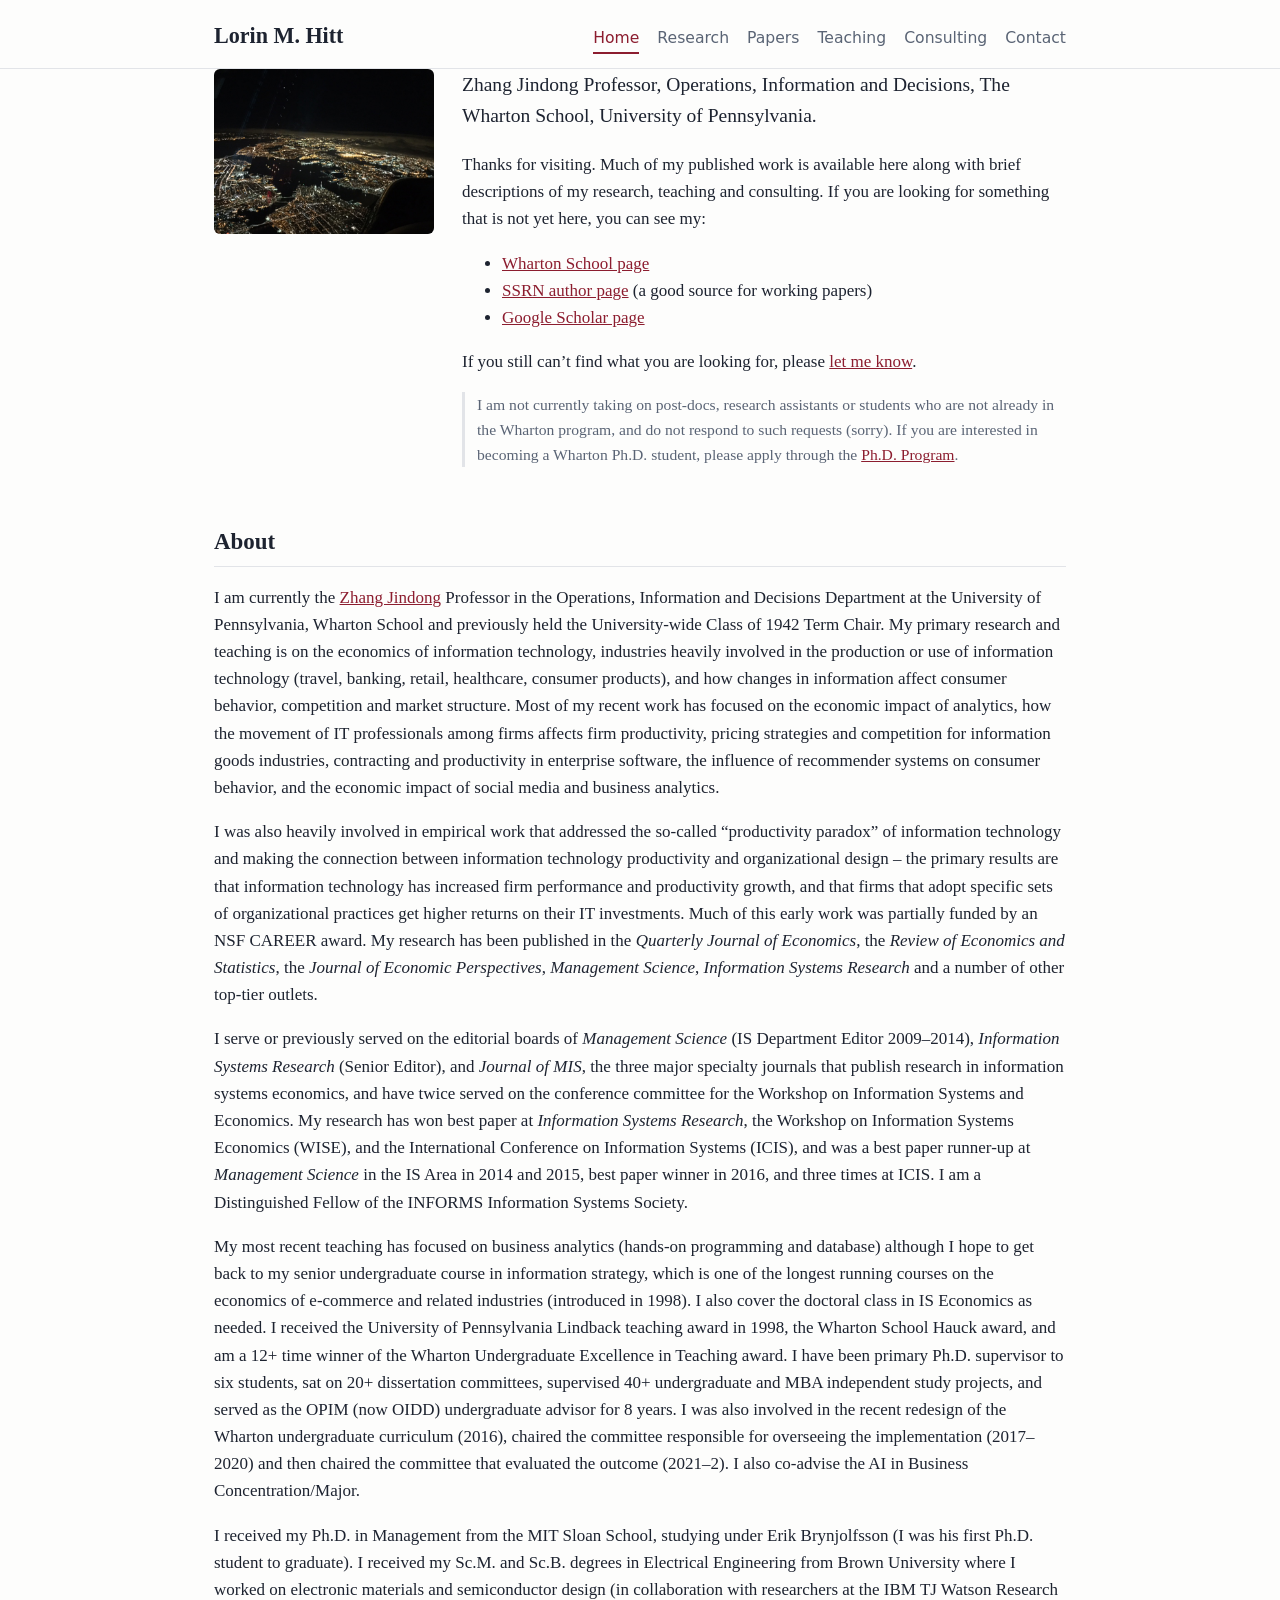
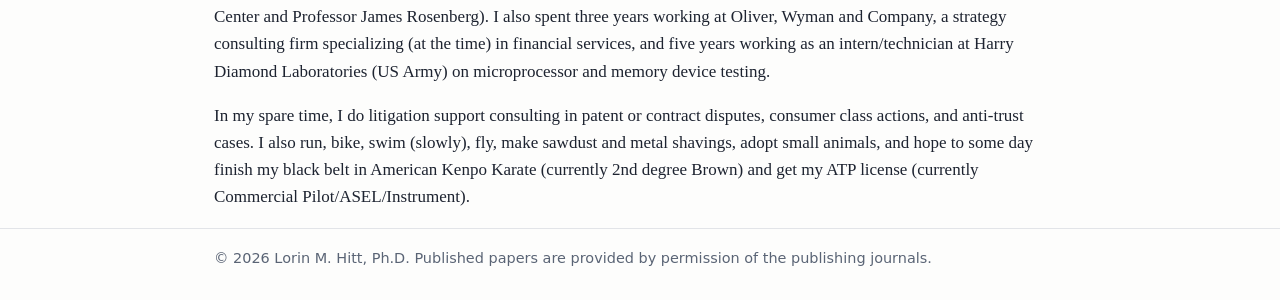
<file: index.html>
<!doctype html>
<html lang="en">
<head>
<meta charset="utf-8">
<meta name="viewport" content="width=device-width, initial-scale=1">
<title>Lorin M. Hitt</title>
<meta name="description" content="Lorin M. Hitt, Wharton School, University of Pennsylvania: research on the economics of information technology.">
<link rel="stylesheet" href="style.css">
</head>
<body>
<header>
  <div class="wrap">
    <a class="brand" href="index.html">Lorin M. Hitt</a>
    <nav><a href="index.html" aria-current="page">Home</a><a href="research.html">Research</a><a href="papers.html">Papers</a><a href="teaching.html">Teaching</a><a href="consulting.html">Consulting</a><a href="contact.html">Contact</a></nav>
  </div>
</header>
<main class="wrap">

<div class="hero">
  <img src="img/home.jpg" alt="Lorin M. Hitt" class="portrait">
  <div>
    <p class="lead">Zhang Jindong Professor, Operations, Information and Decisions, The Wharton School, University of Pennsylvania.</p>
    <p>Thanks for visiting. Much of my published work is available here along with brief descriptions of my research, teaching and consulting. If you are looking for something that is not yet here, you can see my:</p>
    <ul>
      <li><a href="https://oid.wharton.upenn.edu/profile/lhitt/">Wharton School page</a></li>
      <li><a href="http://papers.ssrn.com/sol3/cf_dev/AbsByAuth.cfm?per_id=171534">SSRN author page</a> (a good source for working papers)</li>
      <li><a href="http://scholar.google.com/citations?user=GIZOqXoAAAAJ&amp;hl=en&amp;oi=ao">Google Scholar page</a></li>
    </ul>
    <p>If you still can&rsquo;t find what you are looking for, please <a href="contact.html">let me know</a>.</p>
    <p class="note">I am not currently taking on post-docs, research assistants or students who are not already in the Wharton program, and do not respond to such requests (sorry). If you are interested in becoming a Wharton Ph.D. student, please apply through the <a href="https://doctoral.wharton.upenn.edu/admissions/">Ph.D. Program</a>.</p>
  </div>
</div>
<h2>About</h2>
<p>I am currently the <a href="https://en.wikipedia.org/wiki/Zhang_Jindong">Zhang Jindong</a> Professor in the Operations, Information and Decisions Department at the University of Pennsylvania, Wharton School and previously held the University-wide Class of 1942 Term Chair. My primary research and teaching is on the economics of information technology, industries heavily involved in the production or use of information technology (travel, banking, retail, healthcare, consumer products), and how changes in information affect consumer behavior, competition and market structure. Most of my recent work has focused on the economic impact of analytics, how the movement of IT professionals among firms affects firm productivity, pricing strategies and competition for information goods industries, contracting and productivity in enterprise software, the influence of recommender systems on consumer behavior, and the economic impact of social media and business analytics.</p>
<p>I was also heavily involved in empirical work that addressed the so-called &ldquo;productivity paradox&rdquo; of information technology and making the connection between information technology productivity and organizational design &ndash; the primary results are that information technology has increased firm performance and productivity growth, and that firms that adopt specific sets of organizational practices get higher returns on their IT investments. Much of this early work was partially funded by an NSF CAREER award. My research has been published in the <em>Quarterly Journal of Economics</em>, the <em>Review of Economics and Statistics</em>, the <em>Journal of Economic Perspectives</em>, <em>Management Science</em>, <em>Information Systems Research</em> and a number of other top-tier outlets.</p>
<p>I serve or previously served on the editorial boards of <em>Management Science</em> (IS Department Editor 2009&ndash;2014), <em>Information Systems Research</em> (Senior Editor), and <em>Journal of MIS</em>, the three major specialty journals that publish research in information systems economics, and have twice served on the conference committee for the Workshop on Information Systems and Economics. My research has won best paper at <em>Information Systems Research</em>, the Workshop on Information Systems Economics (WISE), and the International Conference on Information Systems (ICIS), and was a best paper runner-up at <em>Management Science</em> in the IS Area in 2014 and 2015, best paper winner in 2016, and three times at ICIS. I am a Distinguished Fellow of the INFORMS Information Systems Society.</p>
<p>My most recent teaching has focused on business analytics (hands-on programming and database) although I hope to get back to my senior undergraduate course in information strategy, which is one of the longest running courses on the economics of e-commerce and related industries (introduced in 1998). I also cover the doctoral class in IS Economics as needed. I received the University of Pennsylvania Lindback teaching award in 1998, the Wharton School Hauck award, and am a 12+ time winner of the Wharton Undergraduate Excellence in Teaching award. I have been primary Ph.D. supervisor to six students, sat on 20+ dissertation committees, supervised 40+ undergraduate and MBA independent study projects, and served as the OPIM (now OIDD) undergraduate advisor for 8 years. I was also involved in the recent redesign of the Wharton undergraduate curriculum (2016), chaired the committee responsible for overseeing the implementation (2017&ndash;2020) and then chaired the committee that evaluated the outcome (2021&ndash;2).  I also co-advise the AI in Business Concentration/Major.</p>
<p>I received my Ph.D. in Management from the MIT Sloan School, studying under Erik Brynjolfsson (I was his first Ph.D. student to graduate). I received my Sc.M. and Sc.B. degrees in Electrical Engineering from Brown University where I worked on electronic materials and semiconductor design (in collaboration with researchers at the IBM TJ Watson Research Center and Professor James Rosenberg). I also spent three years working at Oliver, Wyman and Company, a strategy consulting firm specializing (at the time) in financial services, and five years working as an intern/technician at Harry Diamond Laboratories (US Army) on microprocessor and memory device testing.</p>
<p>In my spare time, I do litigation support consulting in patent or contract disputes, consumer class actions, and anti-trust cases. I also run, bike, swim (slowly), fly, make sawdust and metal shavings, adopt small animals, and hope to some day finish my black belt in American Kenpo Karate (currently 2nd degree Brown) and get my ATP license (currently Commercial Pilot/ASEL/Instrument).</p>

</main>
<footer>
  <div class="wrap">&copy; 2026 Lorin M. Hitt, Ph.D. Published papers are provided by permission of the publishing journals.</div>
</footer>

</body>
</html>
</file>
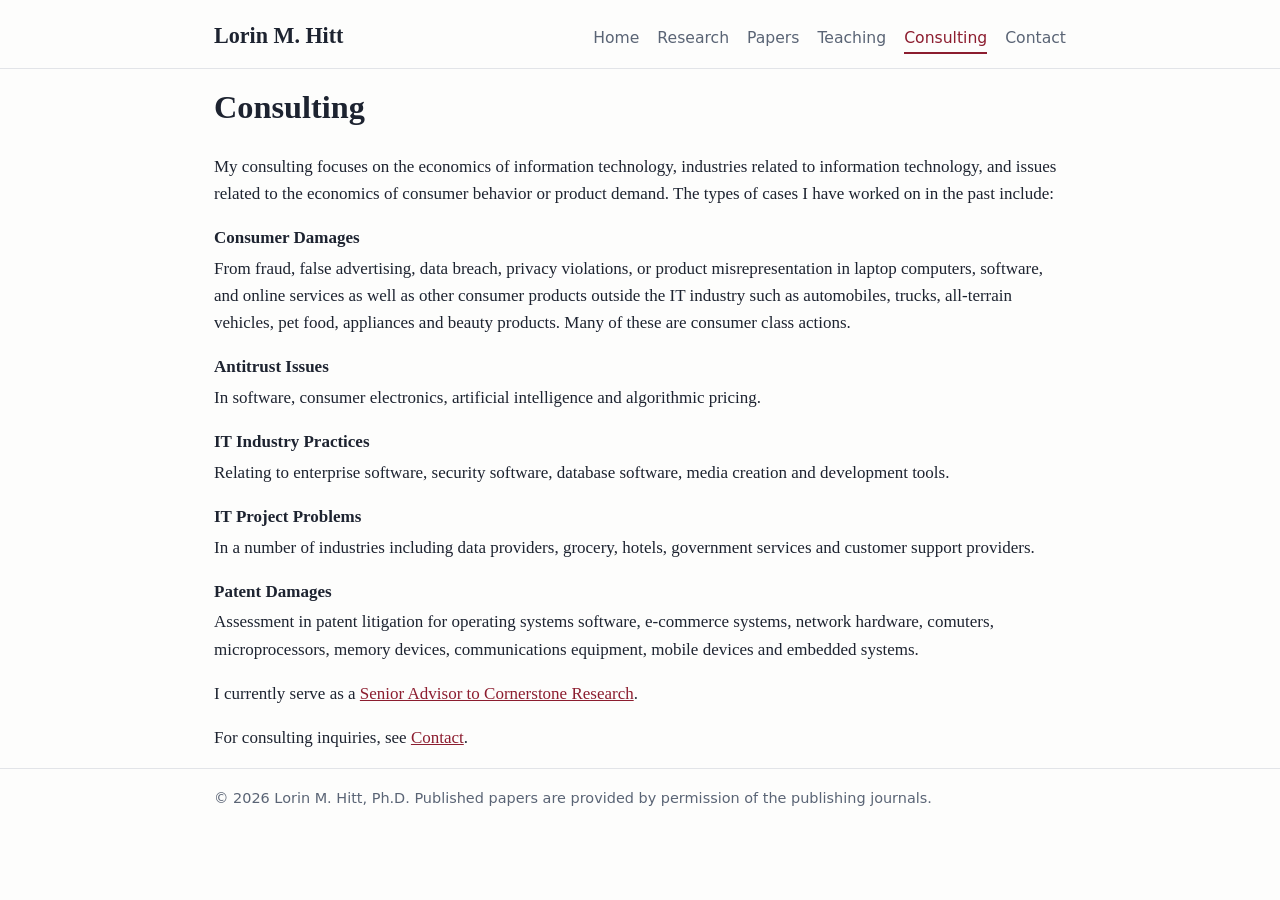
<file: consulting.html>
<!doctype html>
<html lang="en">
<head>
<meta charset="utf-8">
<meta name="viewport" content="width=device-width, initial-scale=1">
<title>Consulting | Lorin M. Hitt</title>
<meta name="description" content="Lorin M. Hitt, Wharton School, University of Pennsylvania: research on the economics of information technology.">
<link rel="stylesheet" href="style.css">
</head>
<body>
<header>
  <div class="wrap">
    <a class="brand" href="index.html">Lorin M. Hitt</a>
    <nav><a href="index.html">Home</a><a href="research.html">Research</a><a href="papers.html">Papers</a><a href="teaching.html">Teaching</a><a href="consulting.html" aria-current="page">Consulting</a><a href="contact.html">Contact</a></nav>
  </div>
</header>
<main class="wrap">
<h1>Consulting</h1>
<p>My consulting focuses on the economics of information technology, industries related to information technology, and issues related to the economics of consumer behavior or product demand. The types of cases I have worked on in the past include:</p>
<dl>
<dt>Consumer Damages</dt><dd>From fraud, false advertising, data breach, privacy violations, or product misrepresentation in laptop computers, software, and online services as well as other consumer products outside the IT industry such as automobiles, trucks, all-terrain vehicles, pet food, appliances and beauty products. Many of these are consumer class actions.</dd>
<dt>Antitrust Issues</dt><dd>In software, consumer electronics, artificial intelligence and algorithmic pricing.</dd>
<dt>IT Industry Practices</dt><dd>Relating to enterprise software, security software, database software, media creation and development tools.</dd>
<dt>IT Project Problems</dt><dd>In a number of industries including data providers, grocery, hotels, government services and customer support providers.</dd>
<dt>Patent Damages</dt><dd>Assessment in patent litigation for operating systems software, e-commerce systems, network hardware, comuters, microprocessors, memory devices, communications equipment, mobile devices and embedded systems.</dd>

</dl>
<p>I currently serve as a <a href="https://www.cornerstone.com/Publications/Press-Releases/Professors-Hanssens-and-Hitt-Join-Cornerstone-Research">Senior Advisor to Cornerstone Research</a>.</p>
<p>For consulting inquiries, see <a href="contact.html">Contact</a>.</p>

</main>
<footer>
  <div class="wrap">&copy; 2026 Lorin M. Hitt, Ph.D. Published papers are provided by permission of the publishing journals.</div>
</footer>

</body>
</html>
</file>
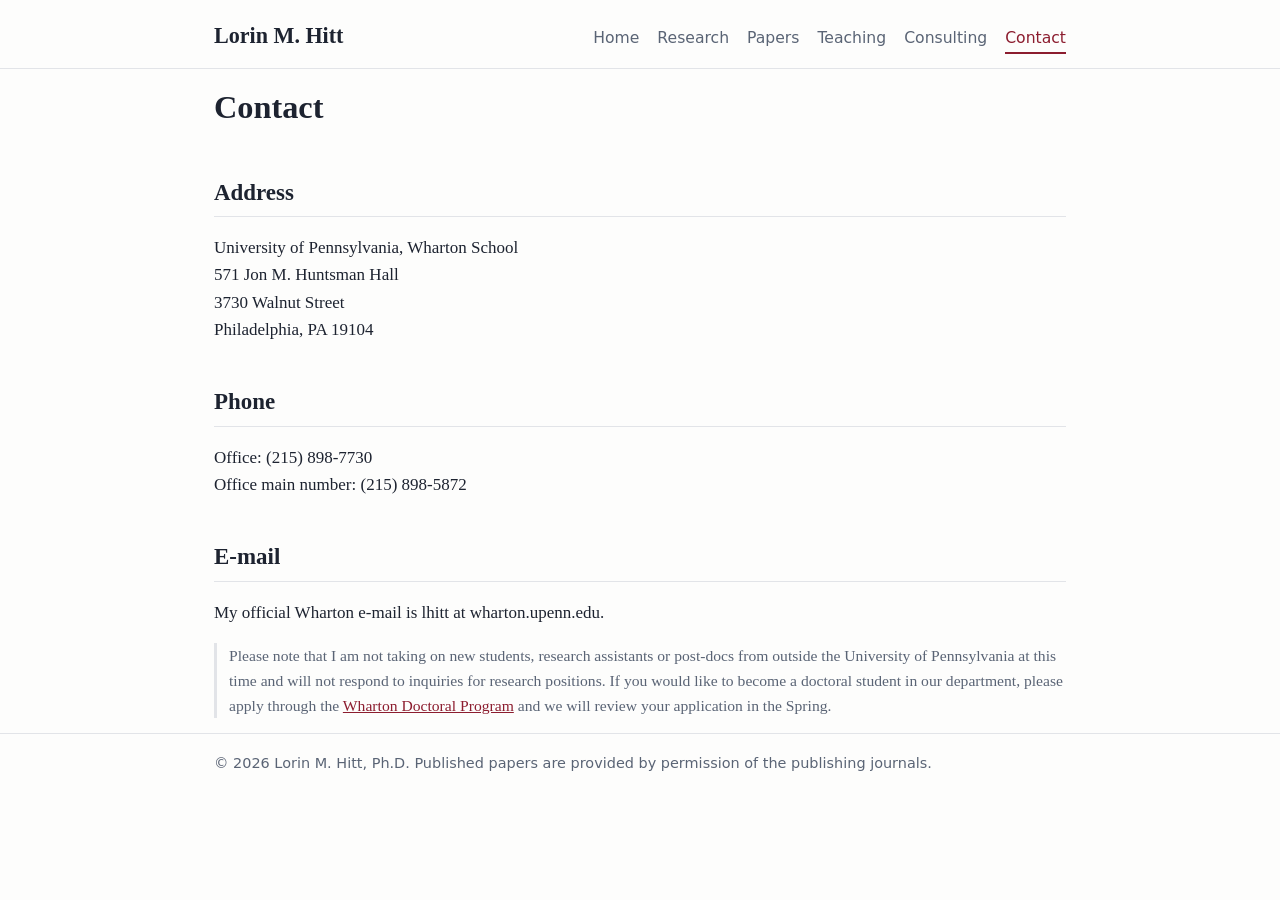
<file: contact.html>
<!doctype html>
<html lang="en">
<head>
<meta charset="utf-8">
<meta name="viewport" content="width=device-width, initial-scale=1">
<title>Contact | Lorin M. Hitt</title>
<meta name="description" content="Lorin M. Hitt, Wharton School, University of Pennsylvania: research on the economics of information technology.">
<link rel="stylesheet" href="style.css">
</head>
<body>
<header>
  <div class="wrap">
    <a class="brand" href="index.html">Lorin M. Hitt</a>
    <nav><a href="index.html">Home</a><a href="research.html">Research</a><a href="papers.html">Papers</a><a href="teaching.html">Teaching</a><a href="consulting.html">Consulting</a><a href="contact.html" aria-current="page">Contact</a></nav>
  </div>
</header>
<main class="wrap">
<h1>Contact</h1>
<h2>Address</h2>
<p>University of Pennsylvania, Wharton School<br>571 Jon M. Huntsman Hall<br>3730 Walnut Street<br>Philadelphia, PA 19104</p>
<h2>Phone</h2>
<p>Office: (215) 898-7730<br>Office main number: (215) 898-5872</p>
<h2>E-mail</h2>
<p>My official Wharton e-mail is lhitt at wharton.upenn.edu.</p>
<p class="note">Please note that I am not taking on new students, research assistants or post-docs from outside the University of Pennsylvania at this time and will not respond to inquiries for research positions. If you would like to become a doctoral student in our department, please apply through the <a href="https://doctoral.wharton.upenn.edu/admissions/">Wharton Doctoral Program</a> and we will review your application in the Spring.</p>

</main>
<footer>
  <div class="wrap">&copy; 2026 Lorin M. Hitt, Ph.D. Published papers are provided by permission of the publishing journals.</div>
</footer>

</body>
</html>
</file>
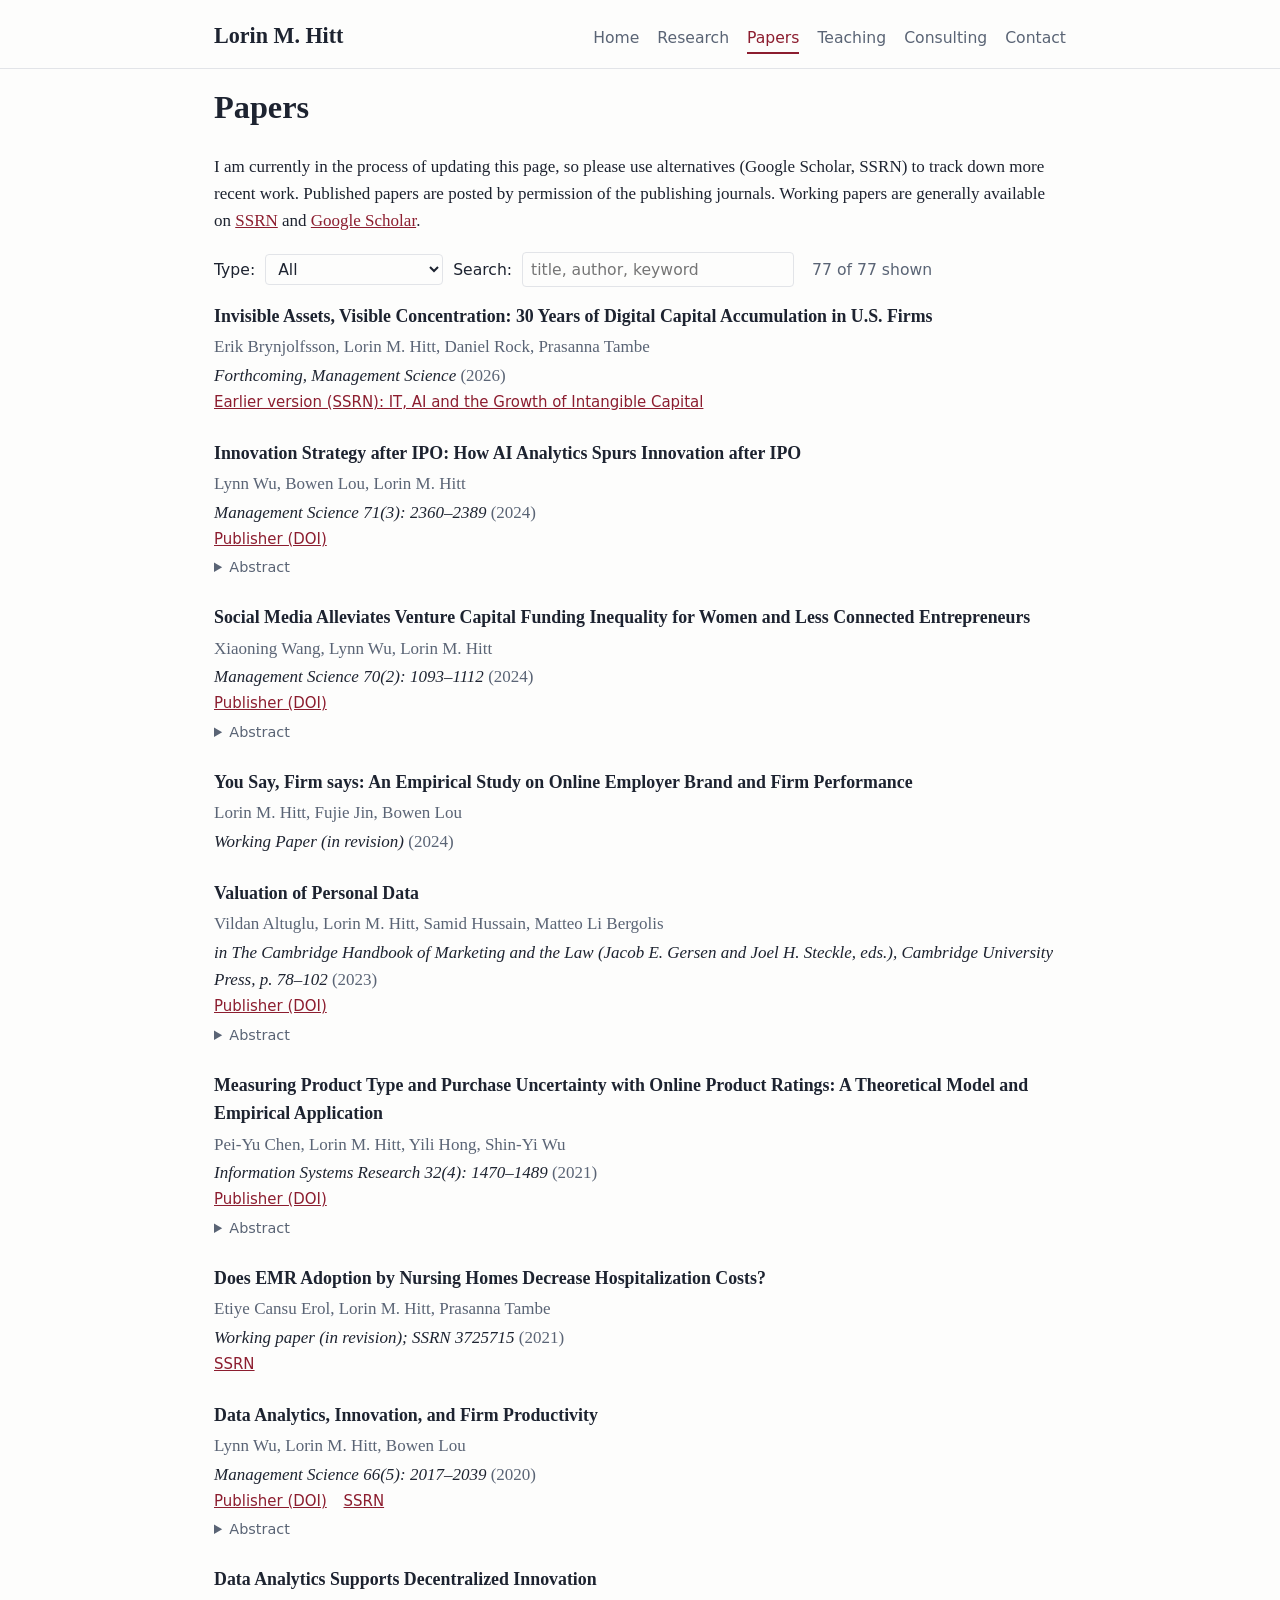
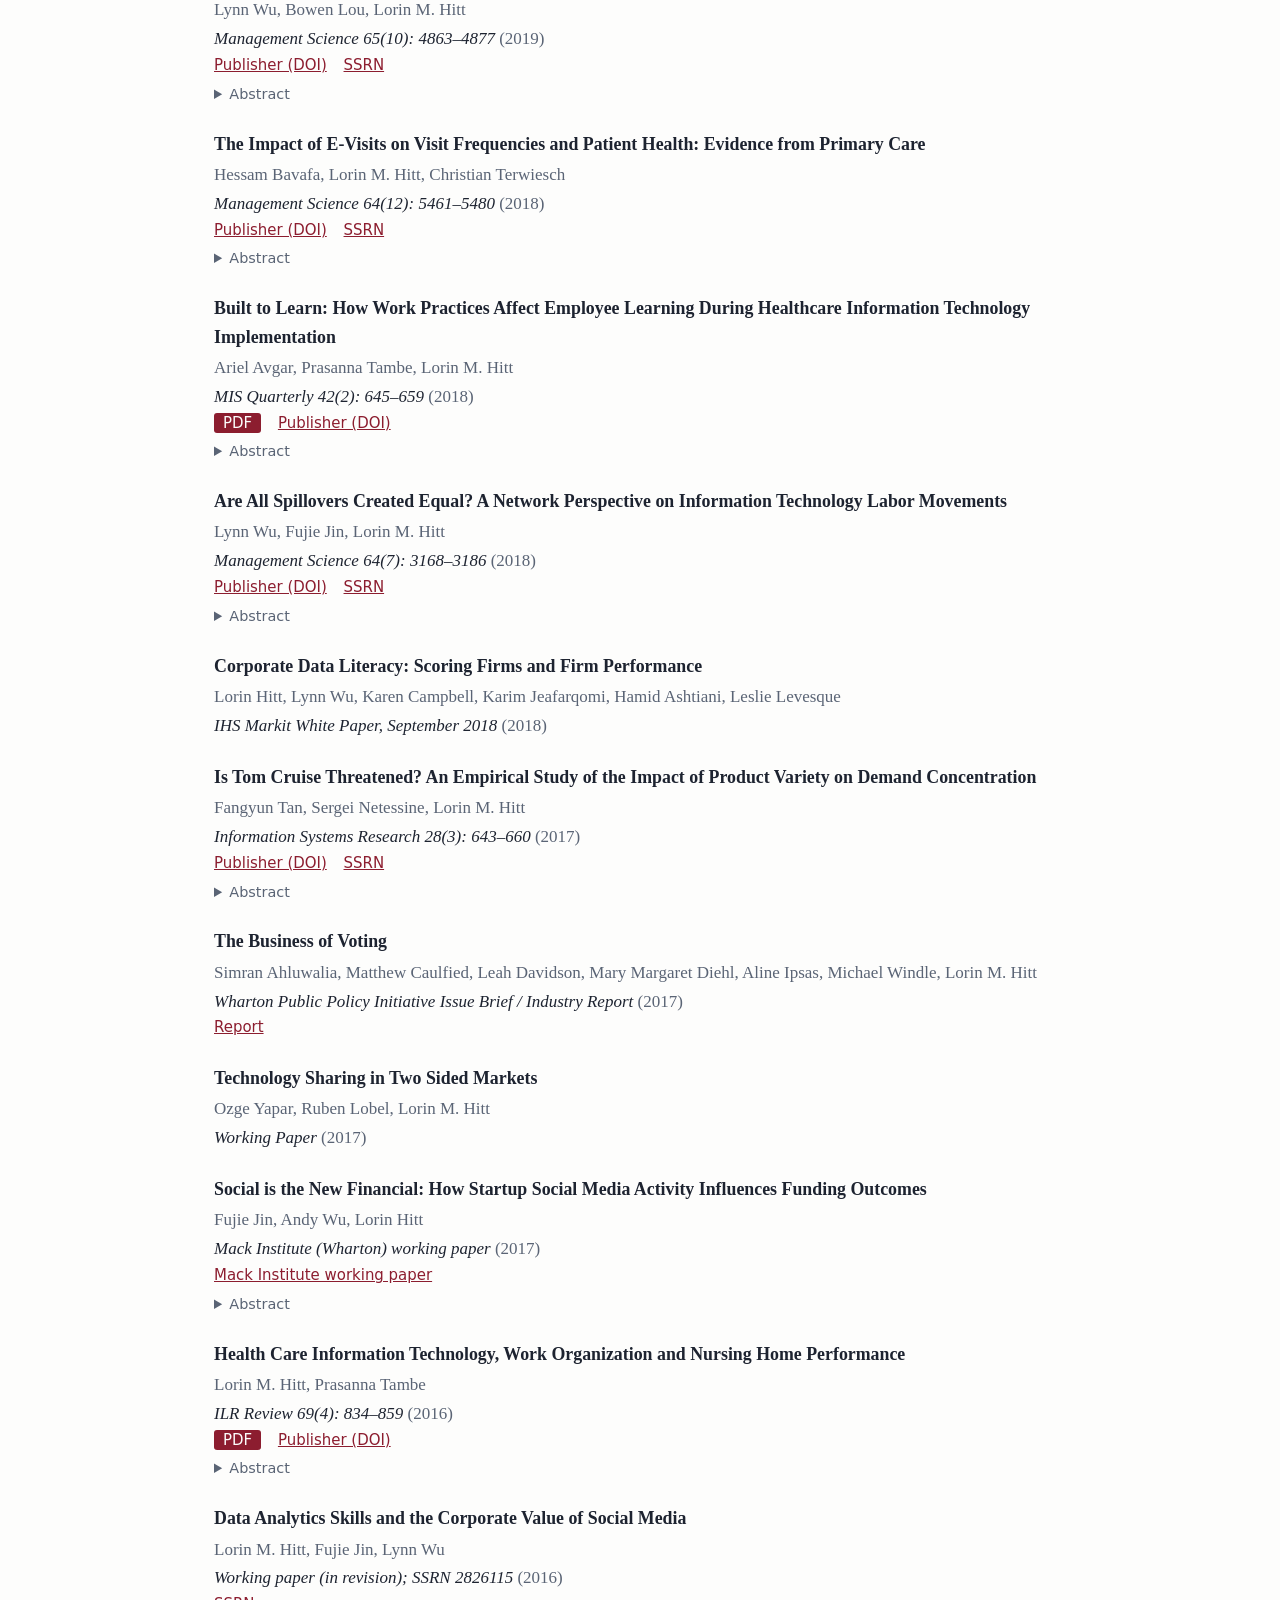
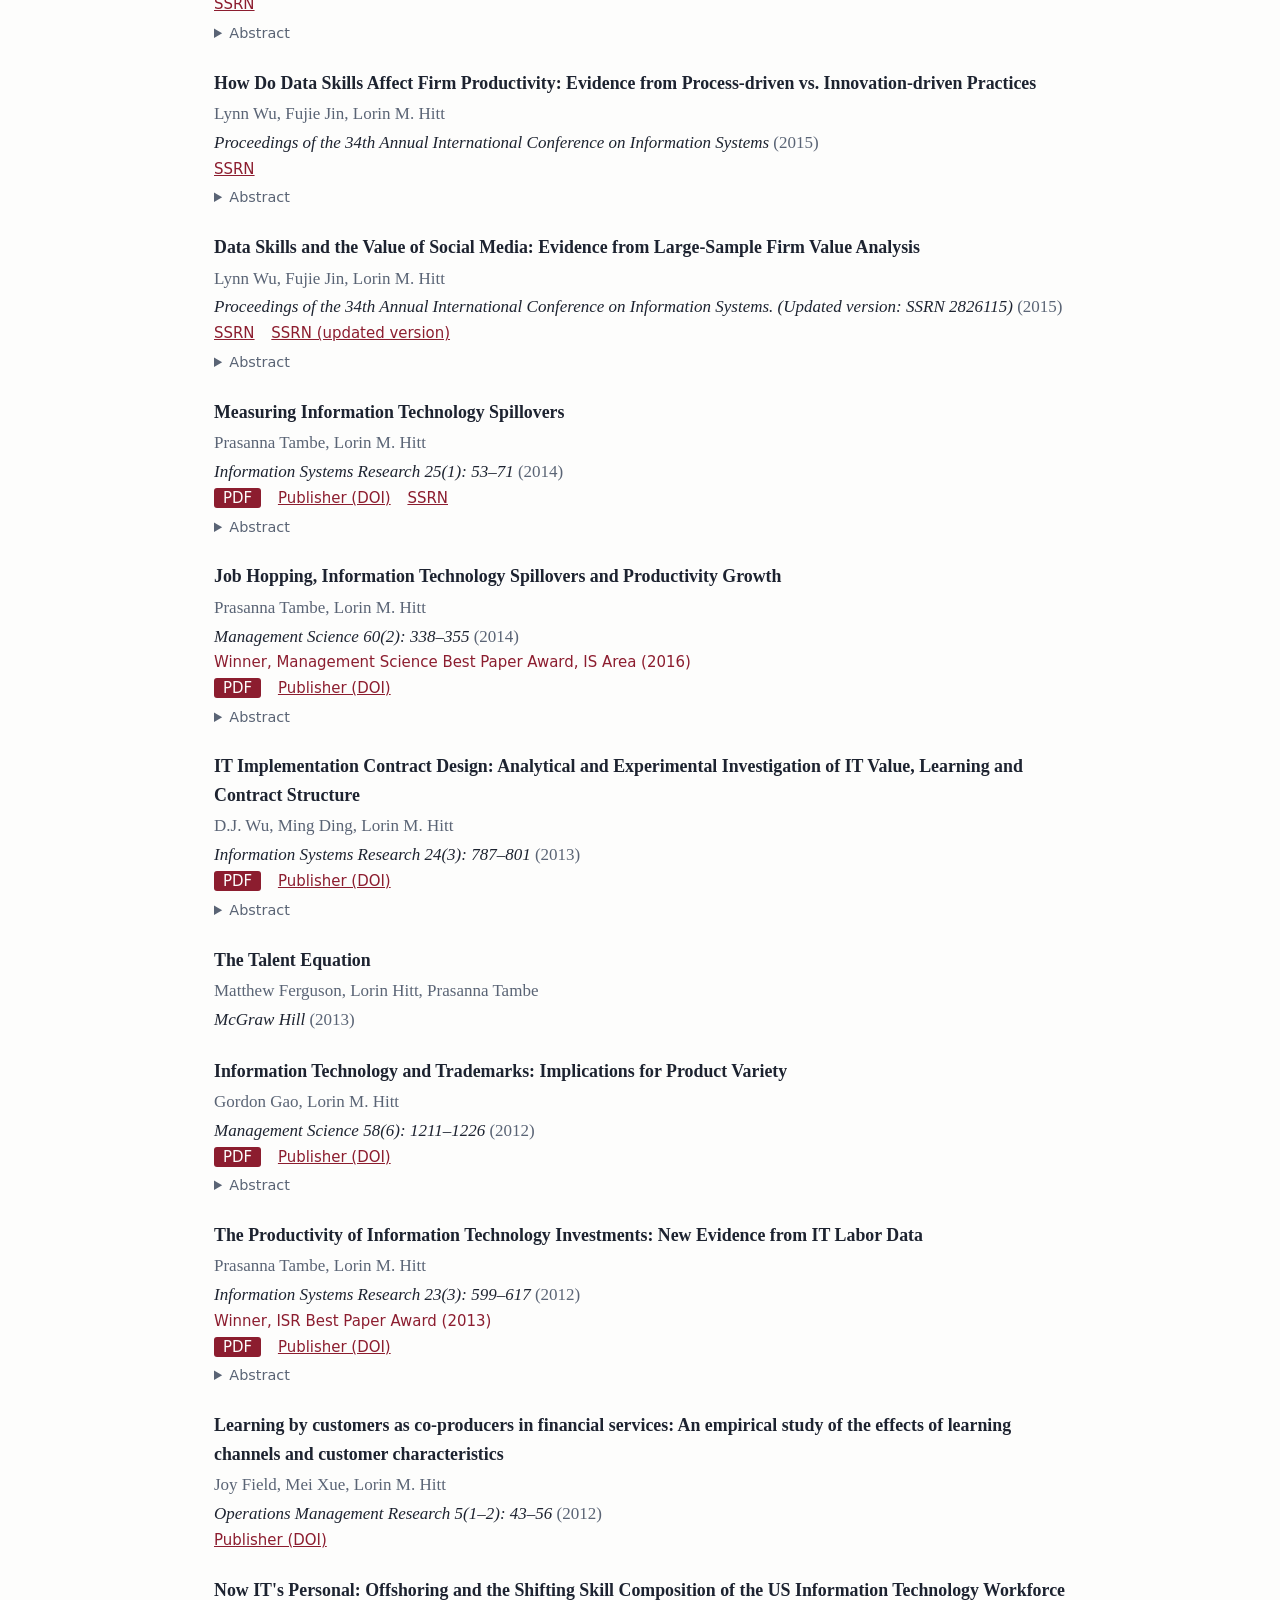
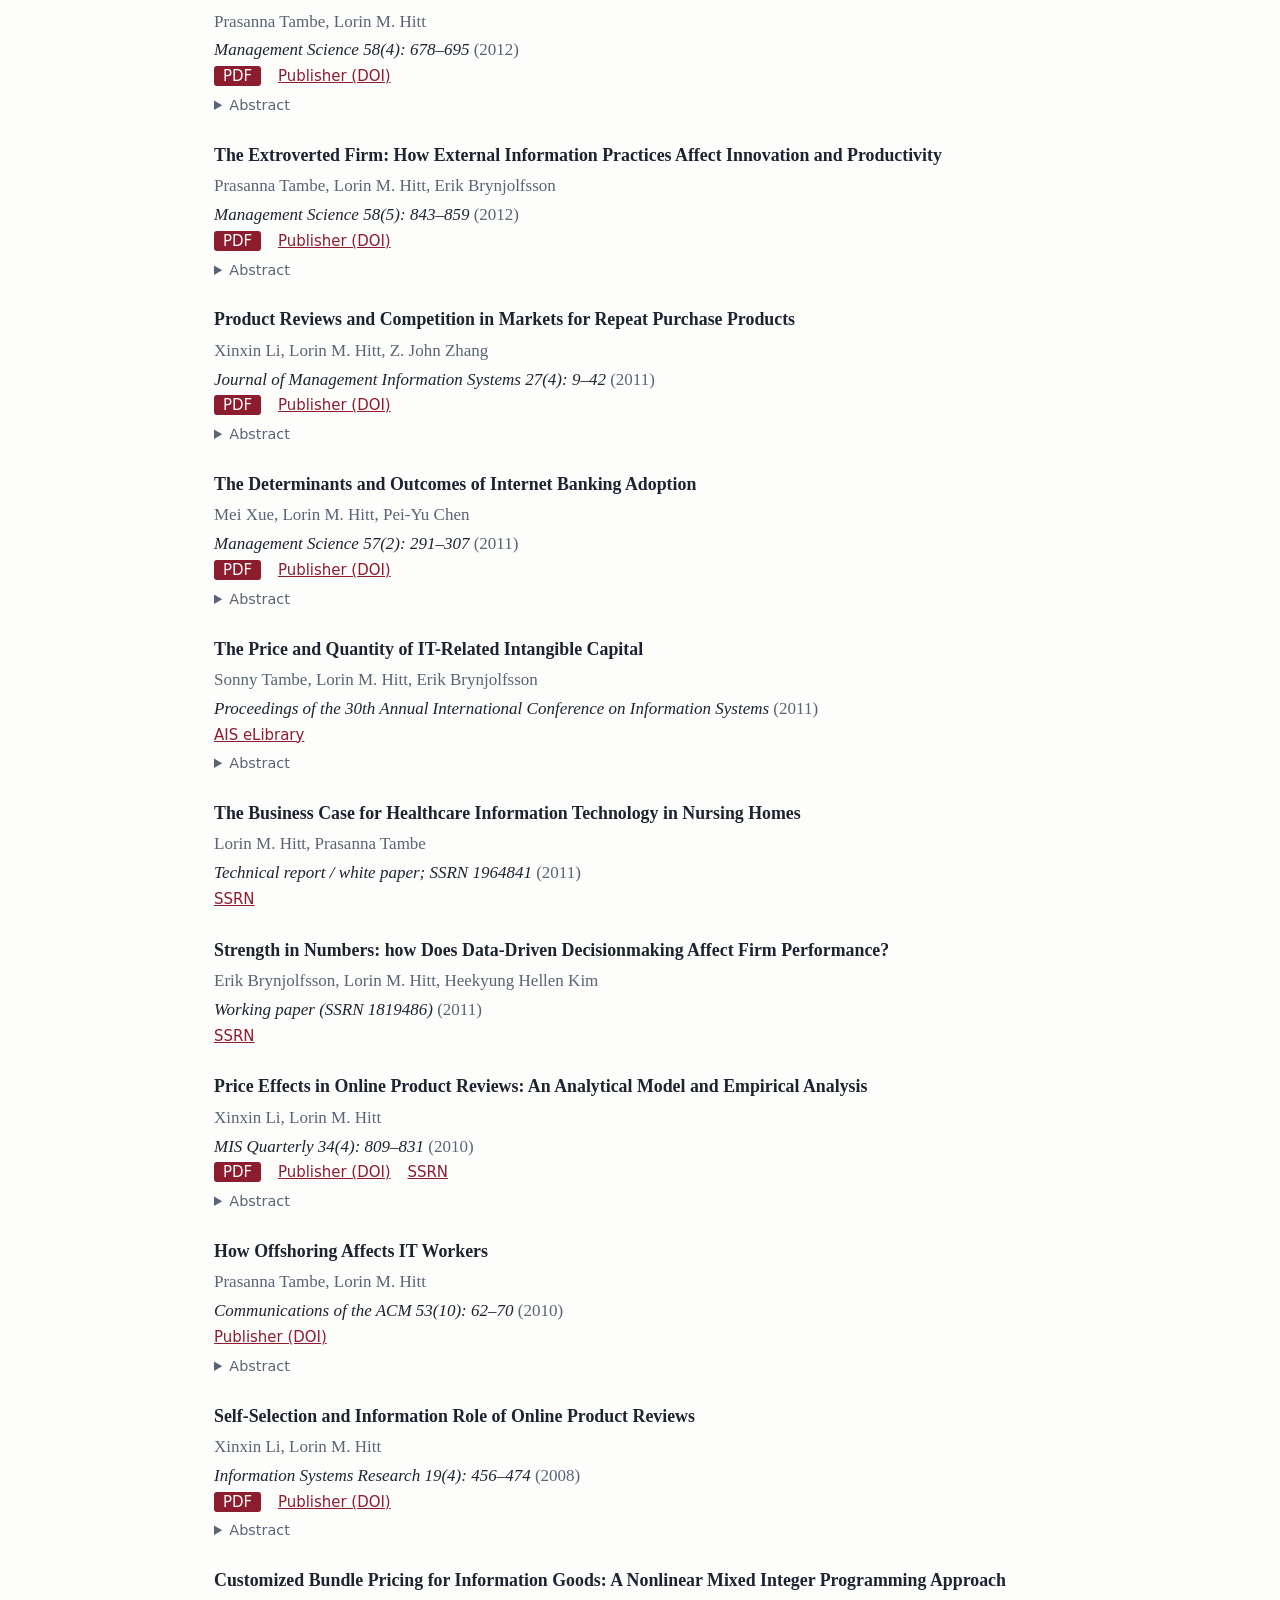
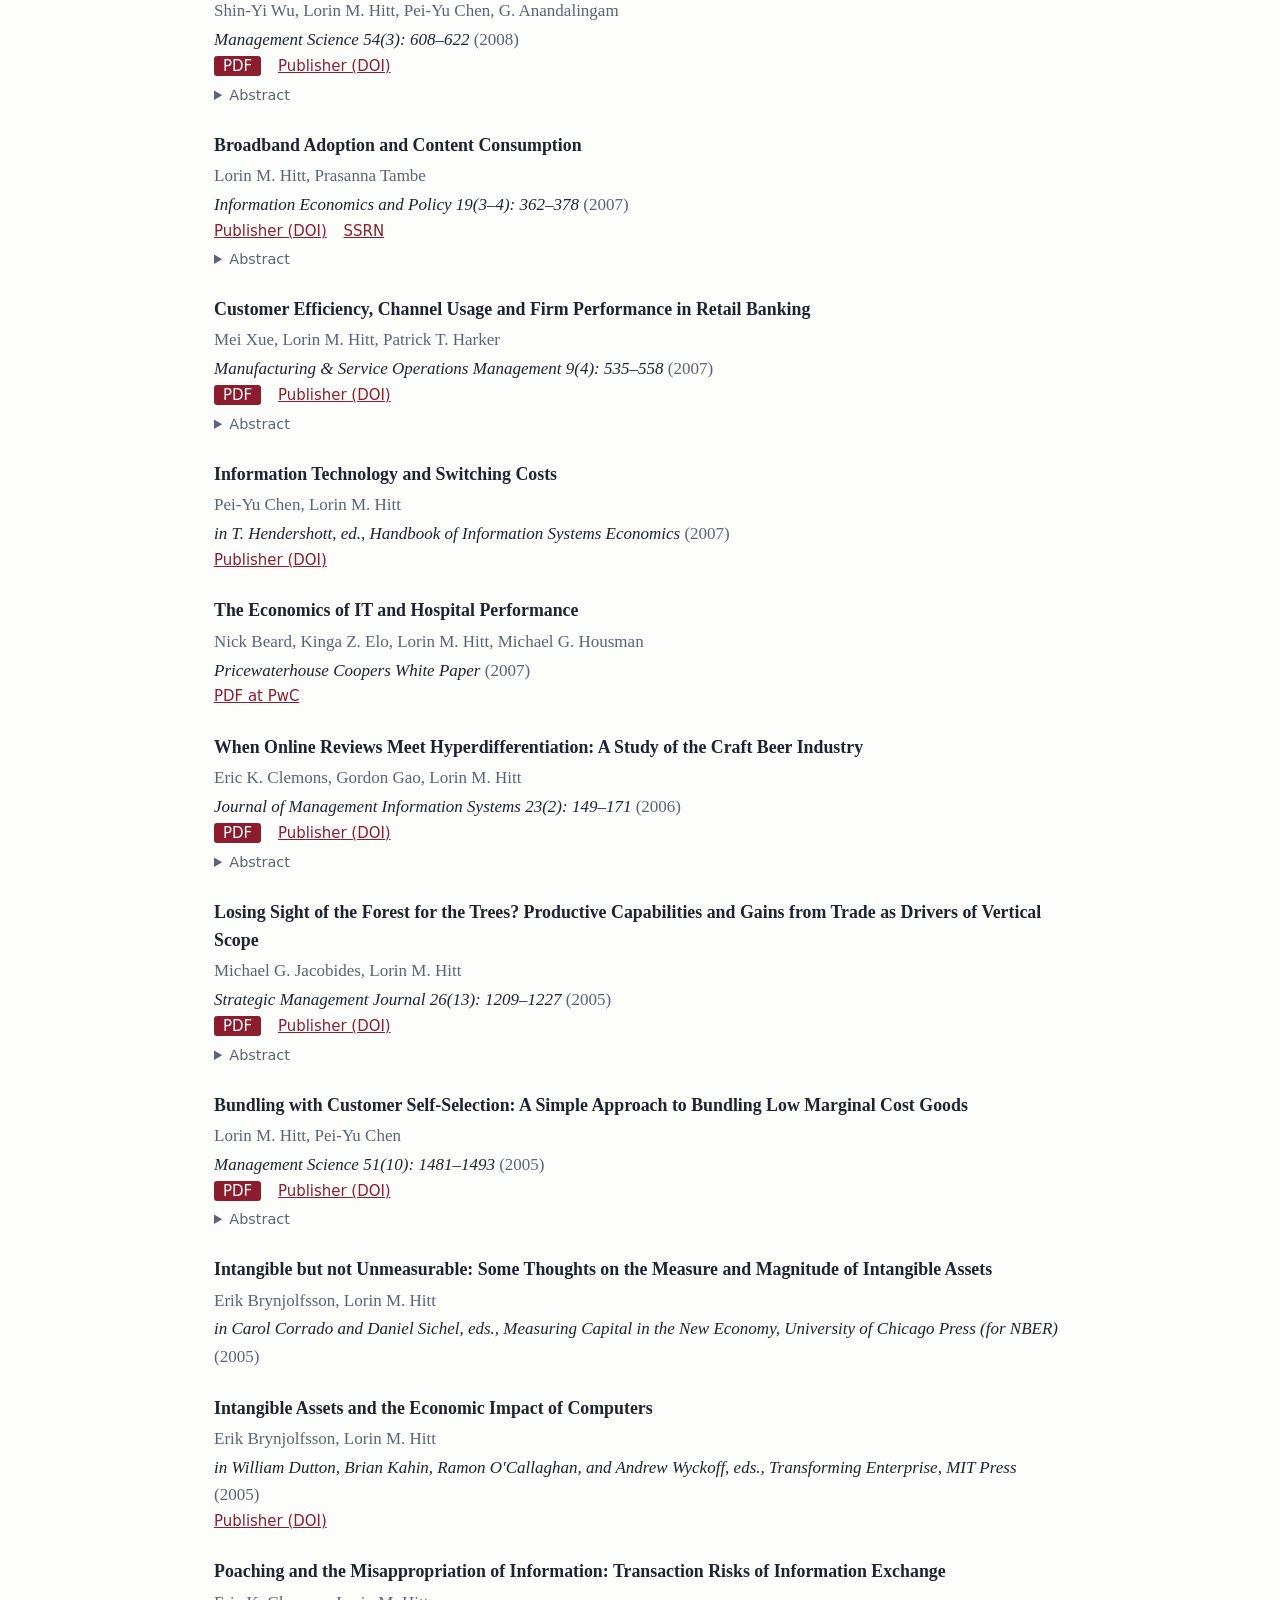
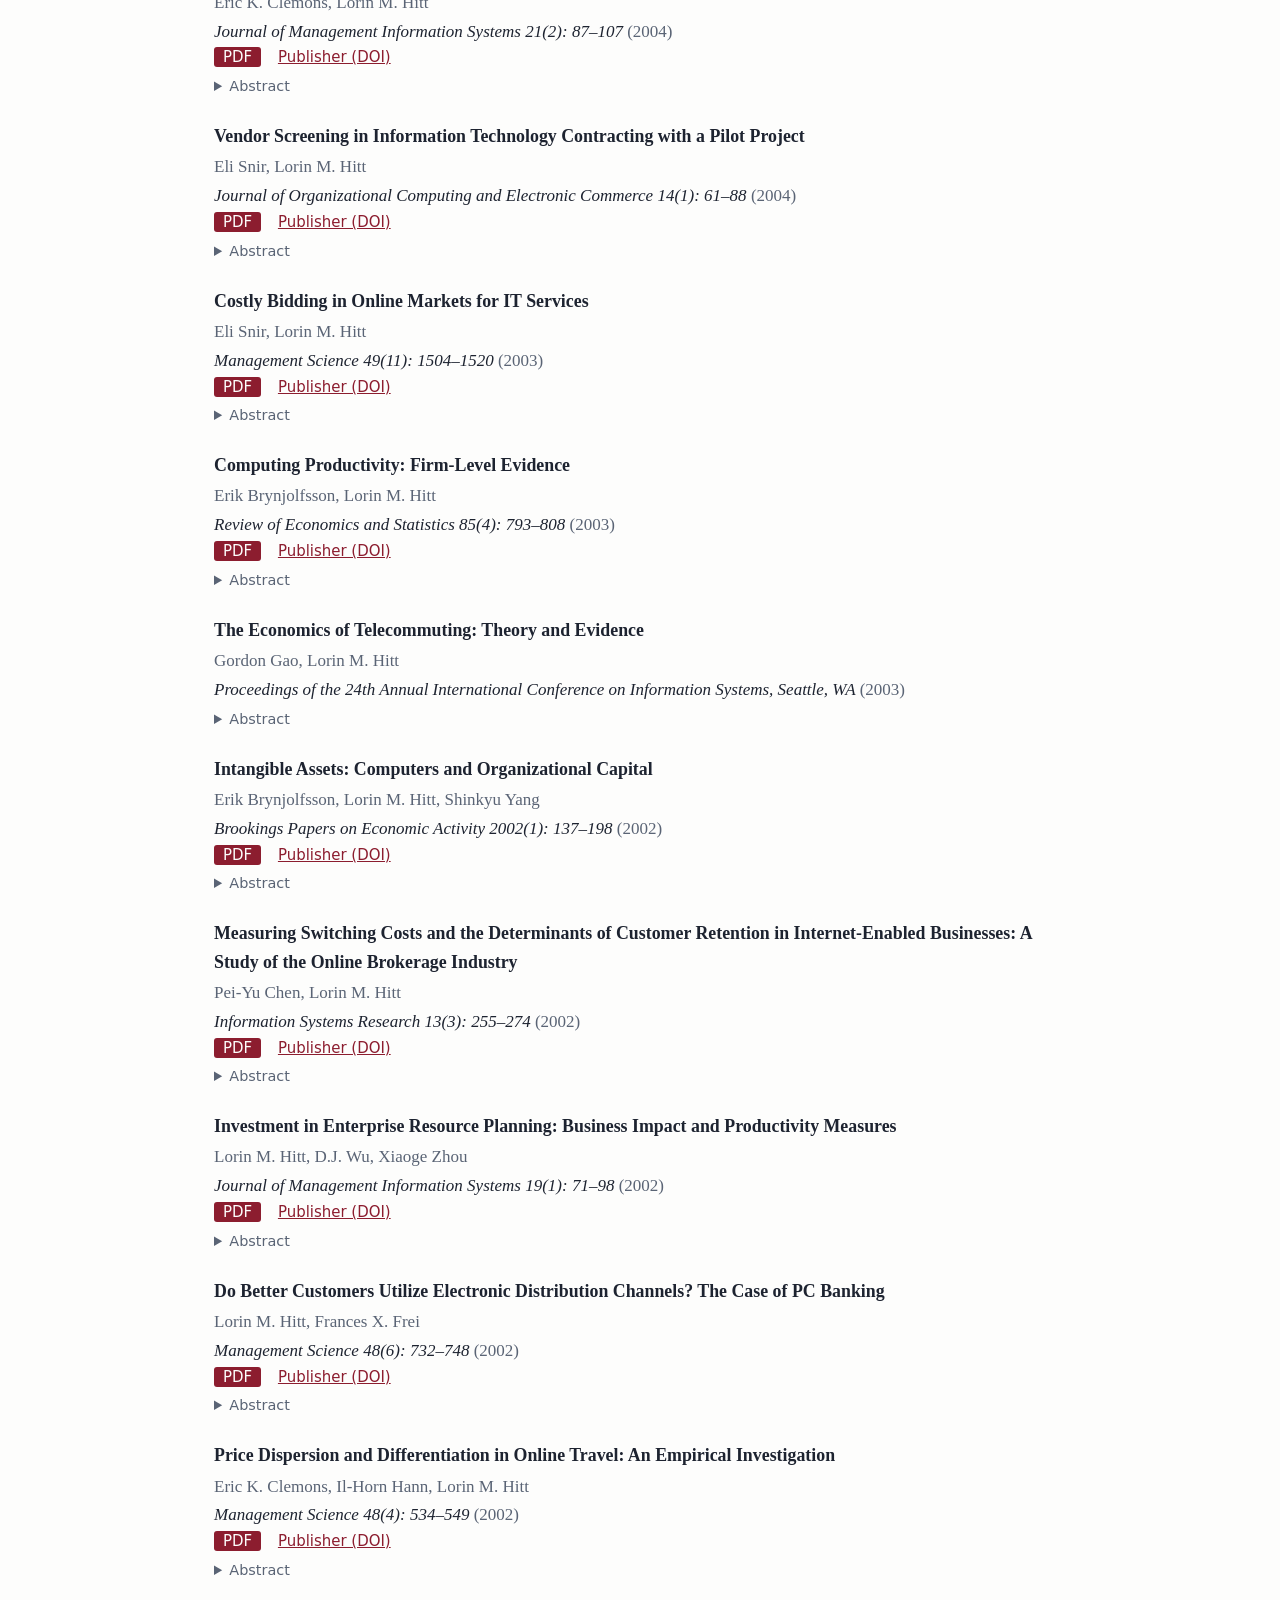
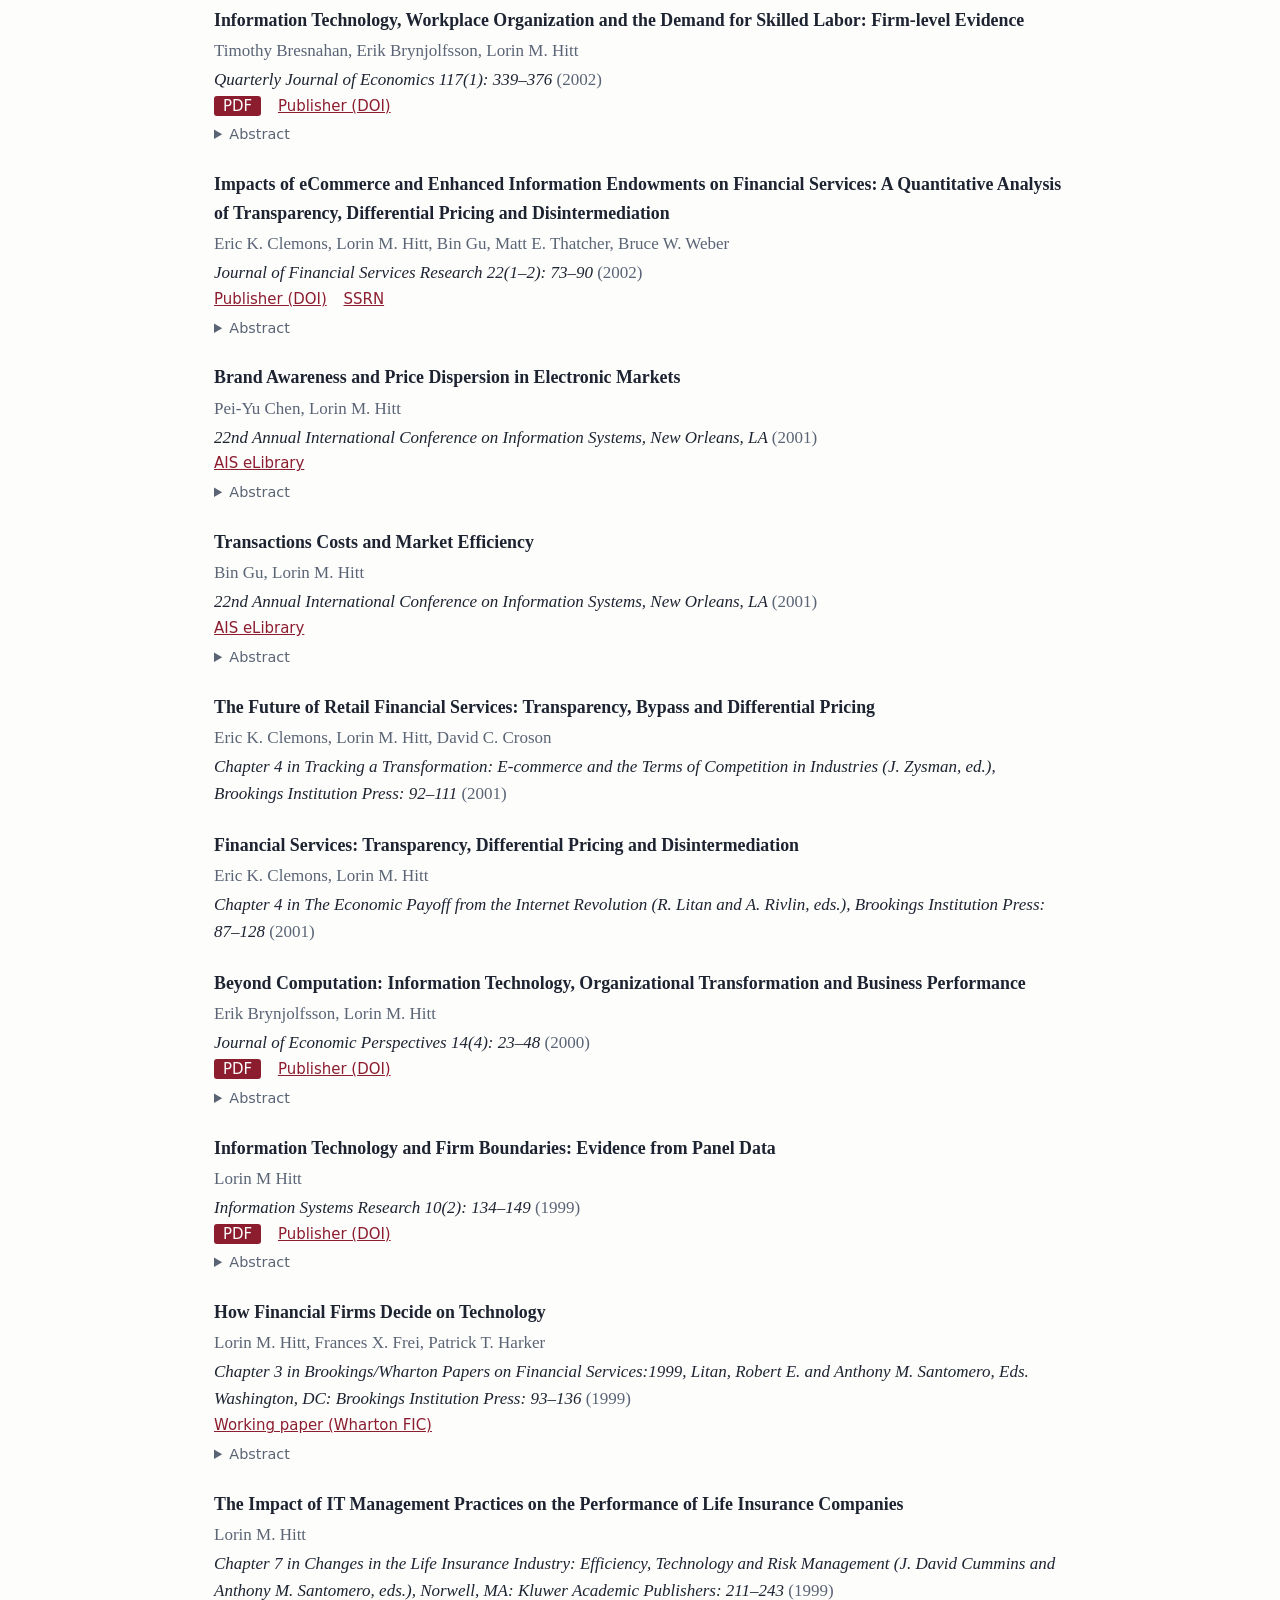
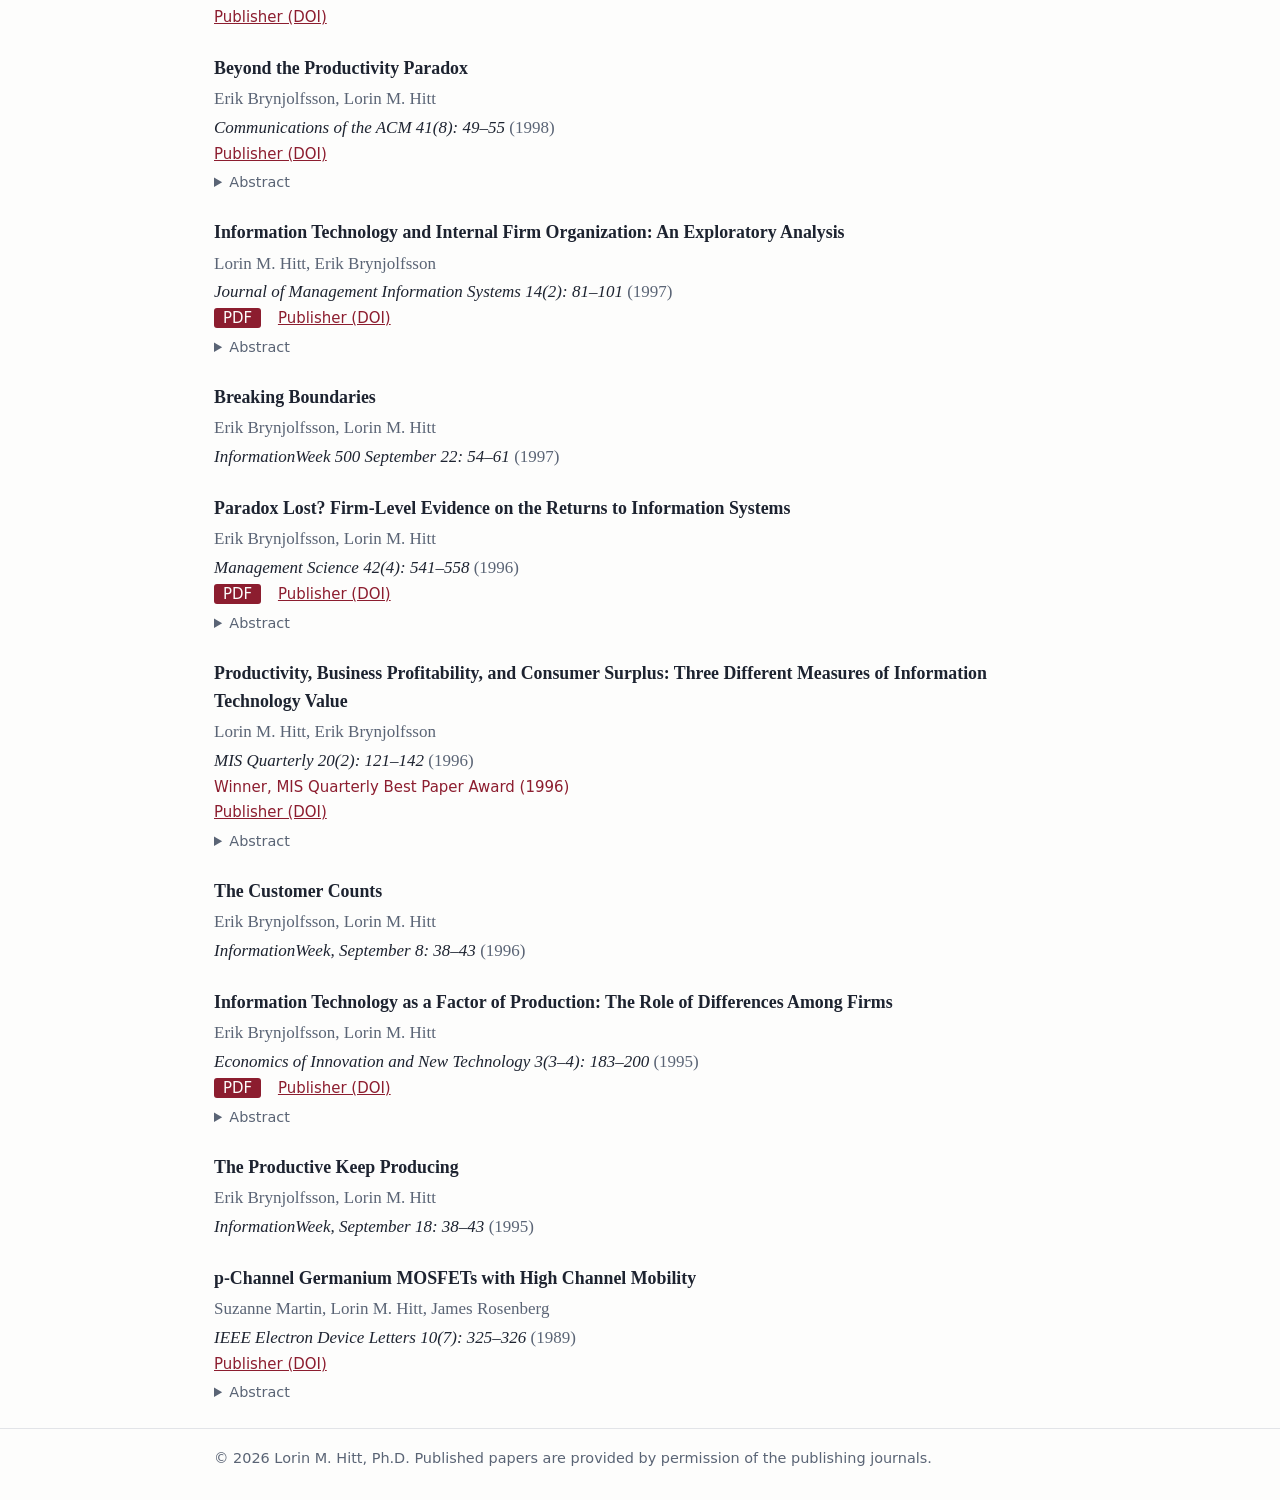
<file: papers.html>
<!doctype html>
<html lang="en">
<head>
<meta charset="utf-8">
<meta name="viewport" content="width=device-width, initial-scale=1">
<title>Papers | Lorin M. Hitt</title>
<meta name="description" content="Lorin M. Hitt, Wharton School, University of Pennsylvania: research on the economics of information technology.">
<link rel="stylesheet" href="style.css">
</head>
<body>
<header>
  <div class="wrap">
    <a class="brand" href="index.html">Lorin M. Hitt</a>
    <nav><a href="index.html">Home</a><a href="research.html">Research</a><a href="papers.html" aria-current="page">Papers</a><a href="teaching.html">Teaching</a><a href="consulting.html">Consulting</a><a href="contact.html">Contact</a></nav>
  </div>
</header>
<main class="wrap">
<h1>Papers</h1>
<p class="intro">I am currently in the process of updating this page, so please use alternatives (Google Scholar, SSRN) to track down more recent work.  Published papers are posted by permission of the publishing journals. Working papers are generally available on <a href="http://papers.ssrn.com/sol3/cf_dev/AbsByAuth.cfm?per_id=171534">SSRN</a> and <a href="http://scholar.google.com/citations?user=GIZOqXoAAAAJ&amp;hl=en">Google Scholar</a>.</p>
<p class="filter"><label for="type">Type: </label><select id="type"><option value="all">All</option><option value="Journal article">Journal article</option><option value="Conference paper">Conference paper</option><option value="Working paper">Working paper</option><option value="Book chapter">Book chapter</option><option value="Book">Book</option><option value="Report">Report</option><option value="Trade press">Trade press</option></select> <label for="q">Search: </label><input id="q" type="search" placeholder="title, author, keyword"> <span id="count" class="count"></span></p>
<article class="paper" data-type="Journal article" data-text="invisible assets, visible concentration: 30 years of digital capital accumulation in u.s. firms erik brynjolfsson, lorin m. hitt, daniel rock, prasanna tambe forthcoming, management science "><h3>Invisible Assets, Visible Concentration: 30 Years of Digital Capital Accumulation in U.S. Firms</h3><p class="authors">Erik Brynjolfsson, Lorin M. Hitt, Daniel Rock, Prasanna Tambe</p><p class="cite">Forthcoming, Management Science <span class="year">(2026)</span></p><p class="links"><a href="https://papers.ssrn.com/sol3/papers.cfm?abstract_id=3416289">Earlier version (SSRN): IT, AI and the Growth of Intangible Capital</a></p></article>
<article class="paper" data-type="Journal article" data-text="innovation strategy after ipo: how ai analytics spurs innovation after ipo lynn wu, bowen lou, lorin m. hitt management science 71(3): 2360–2389 we examine the role of ai analytics in facilitating innovation in firms that have gone through ipo. using patent data on over 1,000 publicly traded firms, we find that firms acquiring ai analytics capability post-ipo experience less of a decline in innovation quality compared with similar firms that have not acquired that capability. this effect is greater when only machine learning capabilities are considered. moreover, we find this sustained rate of innovation is driven principally by the continued development of innovations that combine existing technologies into new ones—a form of innovation that is especially well supported by analytics. by examining three main mechanisms that hampered post-ipo innovation, we find that ai analytics can ameliorate the pressure to meet short-term financial goals and disclosure requirements. however, it has limited effect in addressing managerial incentives. for firms with long product cycles, the disclosure effect is reduced to a greater extent than it is for those with short cycles. overall, our results show the importance of examining technology as a critical input factor in innovation. we show that the increased deployment of ai analytics may reduce some of the innovative penalties suffered by ipos and that investors and managers can potentially mitigate post-ipo reductions in innovative output by directing capital acquired in the ipo process to the acquisition of ai analytics capabilities. this paper was accepted by d. j. wu, information systems. funding: the authors appreciate the generous financial support from wharton dean’s research fund and mack institute for innovation management. supplemental material: the data files are available at https://doi.org/10.1287/mnsc.2022.01559 ."><h3>Innovation Strategy after IPO: How AI Analytics Spurs Innovation after IPO</h3><p class="authors">Lynn Wu, Bowen Lou, Lorin M. Hitt</p><p class="cite">Management Science 71(3): 2360–2389 <span class="year">(2024)</span></p><p class="links"><a href="https://doi.org/10.1287/mnsc.2022.01559">Publisher (DOI)</a></p><details><summary>Abstract</summary><p>We examine the role of AI analytics in facilitating innovation in firms that have gone through IPO. Using patent data on over 1,000 publicly traded firms, we find that firms acquiring AI analytics capability post-IPO experience less of a decline in innovation quality compared with similar firms that have not acquired that capability. This effect is greater when only machine learning capabilities are considered. Moreover, we find this sustained rate of innovation is driven principally by the continued development of innovations that combine existing technologies into new ones—a form of innovation that is especially well supported by analytics. By examining three main mechanisms that hampered post-IPO innovation, we find that AI analytics can ameliorate the pressure to meet short-term financial goals and disclosure requirements. However, it has limited effect in addressing managerial incentives. For firms with long product cycles, the disclosure effect is reduced to a greater extent than it is for those with short cycles. Overall, our results show the importance of examining technology as a critical input factor in innovation. We show that the increased deployment of AI analytics may reduce some of the innovative penalties suffered by IPOs and that investors and managers can potentially mitigate post-IPO reductions in innovative output by directing capital acquired in the IPO process to the acquisition of AI analytics capabilities. This paper was accepted by D. J. Wu, information systems. Funding: The authors appreciate the generous financial support from Wharton Dean’s Research Fund and Mack Institute for Innovation Management. Supplemental Material: The data files are available at https://doi.org/10.1287/mnsc.2022.01559 .</p></details></article>
<article class="paper" data-type="Journal article" data-text="social media alleviates venture capital funding inequality for women and less connected entrepreneurs xiaoning wang, lynn wu, lorin m. hitt management science 70(2): 1093–1112 start-ups are increasingly using social media to signal quality and provide information to potential investors. however, the effectiveness of social media on venture capital (vc) financing is likely to be heterogeneous, differing by demographic and network characteristics of the founders. in this paper, we examine whether social media use can improve funding outcomes for firms founded by women and by other people also lacking connections to the investor network, two groups that face greater difficulties in securing vc financing. using twitter data and data on vc investment in start-ups from crunchbase, we explore the interaction effect between twitter usage and gender and between twitter usage and the network constraint measure. overall, we show that social media can mitigate some disparities in financing experienced by these firms through improving information access. we find that this effect is stronger for first-time entrepreneurs than for experienced ones, stronger for attracting new investors than repeat ones, and stronger in more competitive markets. collectively, these results suggest that social media could primarily help women and less connected individuals obtain financing by alleviating information asymmetry between founders and investors. this paper was accepted by d. j. wu, information systems. funding: the authors thank wharton mack institute of innovation management for funding support. supplemental material: the data files and online appendix are available at https://doi.org/10.1287/mnsc.2023.4728 ."><h3>Social Media Alleviates Venture Capital Funding Inequality for Women and Less Connected Entrepreneurs</h3><p class="authors">Xiaoning Wang, Lynn Wu, Lorin M. Hitt</p><p class="cite">Management Science 70(2): 1093–1112 <span class="year">(2024)</span></p><p class="links"><a href="https://doi.org/10.1287/mnsc.2023.4728">Publisher (DOI)</a></p><details><summary>Abstract</summary><p>Start-ups are increasingly using social media to signal quality and provide information to potential investors. However, the effectiveness of social media on venture capital (VC) financing is likely to be heterogeneous, differing by demographic and network characteristics of the founders. In this paper, we examine whether social media use can improve funding outcomes for firms founded by women and by other people also lacking connections to the investor network, two groups that face greater difficulties in securing VC financing. Using Twitter data and data on VC investment in start-ups from Crunchbase, we explore the interaction effect between Twitter usage and gender and between Twitter usage and the network constraint measure. Overall, we show that social media can mitigate some disparities in financing experienced by these firms through improving information access. We find that this effect is stronger for first-time entrepreneurs than for experienced ones, stronger for attracting new investors than repeat ones, and stronger in more competitive markets. Collectively, these results suggest that social media could primarily help women and less connected individuals obtain financing by alleviating information asymmetry between founders and investors. This paper was accepted by D. J. Wu, information systems. Funding: The authors thank Wharton Mack Institute of Innovation Management for funding support. Supplemental Material: The data files and online appendix are available at https://doi.org/10.1287/mnsc.2023.4728 .</p></details></article>
<article class="paper" data-type="Working paper" data-text="you say, firm says: an empirical study on online employer brand and firm performance lorin m. hitt, fujie jin, bowen lou working paper (in revision) "><h3>You Say, Firm says: An Empirical Study on Online Employer Brand and Firm Performance</h3><p class="authors">Lorin M. Hitt, Fujie Jin, Bowen Lou</p><p class="cite">Working Paper (in revision) <span class="year">(2024)</span></p><p class="links"></p></article>
<article class="paper" data-type="Book chapter" data-text="valuation of personal data vildan altuglu, lorin m. hitt, samid hussain, matteo li bergolis in the cambridge handbook of marketing and the law (jacob e. gersen and joel h. steckle, eds.), cambridge university press, p. 78–102 data is the lifeblood of the digital economy. much of the data in use today is generated by the everyday activities of consumers as they communicate, shop, travel, work, or engage in routine interactions with other consumers, businesses, and government entities through digital systems, platforms, and media. this has led to an enormous accumulation of data about individual consumers that can directly or indirectly provide information about their characteristics, preferences, activities, or behaviors."><h3>Valuation of Personal Data</h3><p class="authors">Vildan Altuglu, Lorin M. Hitt, Samid Hussain, Matteo Li Bergolis</p><p class="cite">in The Cambridge Handbook of Marketing and the Law (Jacob E. Gersen and Joel H. Steckle, eds.), Cambridge University Press, p. 78–102 <span class="year">(2023)</span></p><p class="links"><a href="https://doi.org/10.1017/9781108699716.006">Publisher (DOI)</a></p><details><summary>Abstract</summary><p>Data is the lifeblood of the digital economy. Much of the data in use today is generated by the everyday activities of consumers as they communicate, shop, travel, work, or engage in routine interactions with other consumers, businesses, and government entities through digital systems, platforms, and media. This has led to an enormous accumulation of data about individual consumers that can directly or indirectly provide information about their characteristics, preferences, activities, or behaviors.</p></details></article>
<article class="paper" data-type="Journal article" data-text="measuring product type and purchase uncertainty with online product ratings: a theoretical model and empirical application pei-yu chen, lorin m. hitt, yili hong, shin-yi wu information systems research 32(4): 1470–1489 search and experience goods, as well as vertical and horizontal differentiation, are fundamental concepts of great importance to business operations and strategy. in our paper, we propose a set of theory-grounded data-driven measures that allow us to measure not only product type (search vs. experience and horizontal vs. vertical differentiation) but also sources of uncertainty and to what extent consumer reviews help resolve uncertainty. we used product rating data from amazon.com to illustrate the relative importance of fit in driving product utility and the importance of search for determining fit for each product category at amazon. our results also show that, whereas ratings based on verified purchasers are informative of objective product values, the current amazon review system appears to have limited ability to resolve fit uncertainty. industry practitioners could utilize our approaches to quantitatively measure product positioning to support marketing strategy for retailers and manufacturers, covering an expanded group of products."><h3>Measuring Product Type and Purchase Uncertainty with Online Product Ratings: A Theoretical Model and Empirical Application</h3><p class="authors">Pei-Yu Chen, Lorin M. Hitt, Yili Hong, Shin-Yi Wu</p><p class="cite">Information Systems Research 32(4): 1470–1489 <span class="year">(2021)</span></p><p class="links"><a href="https://doi.org/10.1287/isre.2021.1041">Publisher (DOI)</a></p><details><summary>Abstract</summary><p>Search and experience goods, as well as vertical and horizontal differentiation, are fundamental concepts of great importance to business operations and strategy. In our paper, we propose a set of theory-grounded data-driven measures that allow us to measure not only product type (search vs. experience and horizontal vs. vertical differentiation) but also sources of uncertainty and to what extent consumer reviews help resolve uncertainty. We used product rating data from Amazon.com to illustrate the relative importance of fit in driving product utility and the importance of search for determining fit for each product category at Amazon. Our results also show that, whereas ratings based on verified purchasers are informative of objective product values, the current Amazon review system appears to have limited ability to resolve fit uncertainty. Industry practitioners could utilize our approaches to quantitatively measure product positioning to support marketing strategy for retailers and manufacturers, covering an expanded group of products.</p></details></article>
<article class="paper" data-type="Working paper" data-text="does emr adoption by nursing homes decrease hospitalization costs? etiye cansu erol, lorin m. hitt, prasanna tambe working paper (in revision); ssrn 3725715 "><h3>Does EMR Adoption by Nursing Homes Decrease Hospitalization Costs?</h3><p class="authors">Etiye Cansu Erol, Lorin M. Hitt, Prasanna Tambe</p><p class="cite">Working paper (in revision); SSRN 3725715 <span class="year">(2021)</span></p><p class="links"><a href="https://doi.org/10.2139/ssrn.3725715">SSRN</a></p></article>
<article class="paper" data-type="Journal article" data-text="data analytics, innovation, and firm productivity lynn wu, lorin m. hitt, bowen lou management science 66(5): 2017–2039 we examine the relationship between data analytics capabilities and innovation using detailed firm-level data. to measure innovation, we first utilize a survey to capture two types of firm practices, process improvement and new technology development for 331 firms. we then use patent data to further analyze new technology development for a broader sample of more than 2,000 publicly-traded firms. we find that data analytics capabilities are more likely to be present and are more valuable in firms that are oriented around process improvement and that create new technologies by combining a diverse set of existing technologies than they are in firms that are focused on generating entirely new technologies. these results are consistent with the theory that data analytics are complementary to certain types of innovation because they enable firms to expand the search space of existing knowledge to combine into new technologies, as well as the theoretical arguments that data analytics support incremental process improvements. data analytics appear less effective for developing entirely new technologies or creating combinations involving a few areas of knowledge, innovative approaches where there is either limited data or limited value in integrating diverse knowledge. overall, our results suggest firms that have historically focused on specific types of innovation—process innovation and innovation by diverse recombination—may receive the most benefits from using data analytics."><h3>Data Analytics, Innovation, and Firm Productivity</h3><p class="authors">Lynn Wu, Lorin M. Hitt, Bowen Lou</p><p class="cite">Management Science 66(5): 2017–2039 <span class="year">(2020)</span></p><p class="links"><a href="https://doi.org/10.1287/mnsc.2018.3281">Publisher (DOI)</a> <a href="https://papers.ssrn.com/sol3/papers.cfm?abstract_id=2744789">SSRN</a></p><details><summary>Abstract</summary><p>We examine the relationship between data analytics capabilities and innovation using detailed firm-level data. To measure innovation, we first utilize a survey to capture two types of firm practices, process improvement and new technology development for 331 firms. We then use patent data to further analyze new technology development for a broader sample of more than 2,000 publicly-traded firms. We find that data analytics capabilities are more likely to be present and are more valuable in firms that are oriented around process improvement and that create new technologies by combining a diverse set of existing technologies than they are in firms that are focused on generating entirely new technologies. These results are consistent with the theory that data analytics are complementary to certain types of innovation because they enable firms to expand the search space of existing knowledge to combine into new technologies, as well as the theoretical arguments that data analytics support incremental process improvements. Data analytics appear less effective for developing entirely new technologies or creating combinations involving a few areas of knowledge, innovative approaches where there is either limited data or limited value in integrating diverse knowledge. Overall, our results suggest firms that have historically focused on specific types of innovation—process innovation and innovation by diverse recombination—may receive the most benefits from using data analytics.</p></details></article>
<article class="paper" data-type="Journal article" data-text="data analytics supports decentralized innovation lynn wu, bowen lou, lorin m. hitt management science 65(10): 4863–4877 data analytics technology can accelerate the innovation process by enabling existing knowledge to be identified, accessed, combined and deployed to address new problem domains. however, like prior advances in information technology, the ability of firms to exploit these opportunities depends on a variety of complementary human capital and organizational capabilities. we focus on whether analytics is more valuable in firms where innovation within a firm has decentralized groups of inventors or centralized ones. our analysis draws on prior work measuring firm analytics capability using detailed employee-level data and matches these data to metrics on intra-firm inventor networks that reveal whether a firm’s innovation structure is centralized or decentralized. in a panel of 1,864 publicly-traded firms from the years 1988 to 2013, we find that firms with a decentralized innovation structure have a greater demand for analytics skills and receive greater productivity benefits from their analytics capabilities, consistent with a complementarity between analytics and decentralized innovation. we also find that analytics helps decentralized structures to create new combinations and reuse of existing technologies, consistent with the ability of analytics to link knowledge across diverse domains and to integrate external knowledge into the firm. furthermore, the effect primarily comes from the analytics capabilities of the non-inventor employees as opposed to inventors themselves. these results show that the benefit of analytics on innovation depends on existing organizational structures. similar to the it-productivity paradox, these results can help explain a contemporary analytics-innovation paradox — the apparent slowdown in innovation despite the recent increase in analytics investments."><h3>Data Analytics Supports Decentralized Innovation</h3><p class="authors">Lynn Wu, Bowen Lou, Lorin M. Hitt</p><p class="cite">Management Science 65(10): 4863–4877 <span class="year">(2019)</span></p><p class="links"><a href="https://doi.org/10.1287/mnsc.2019.3344">Publisher (DOI)</a> <a href="https://papers.ssrn.com/sol3/papers.cfm?abstract_id=3351982">SSRN</a></p><details><summary>Abstract</summary><p>Data analytics technology can accelerate the innovation process by enabling existing knowledge to be identified, accessed, combined and deployed to address new problem domains. However, like prior advances in information technology, the ability of firms to exploit these opportunities depends on a variety of complementary human capital and organizational capabilities. We focus on whether analytics is more valuable in firms where innovation within a firm has decentralized groups of inventors or centralized ones. Our analysis draws on prior work measuring firm analytics capability using detailed employee-level data and matches these data to metrics on intra-firm inventor networks that reveal whether a firm’s innovation structure is centralized or decentralized. In a panel of 1,864 publicly-traded firms from the years 1988 to 2013, we find that firms with a decentralized innovation structure have a greater demand for analytics skills and receive greater productivity benefits from their analytics capabilities, consistent with a complementarity between analytics and decentralized innovation. We also find that analytics helps decentralized structures to create new combinations and reuse of existing technologies, consistent with the ability of analytics to link knowledge across diverse domains and to integrate external knowledge into the firm. Furthermore, the effect primarily comes from the analytics capabilities of the non-inventor employees as opposed to inventors themselves. These results show that the benefit of analytics on innovation depends on existing organizational structures. Similar to the IT-productivity paradox, these results can help explain a contemporary analytics-innovation paradox — the apparent slowdown in innovation despite the recent increase in analytics investments.</p></details></article>
<article class="paper" data-type="Journal article" data-text="the impact of e-visits on visit frequencies and patient health: evidence from primary care hessam bavafa, lorin m. hitt, christian terwiesch management science 64(12): 5461–5480 secure messaging, or “e-visits,” between patients and providers has increased sharply in recent years, and many hope they will help improve healthcare quality while increasing provider capacity. using a panel dataset from a large healthcare system in the united states, we find that e-visits trigger about 6% additional office visits, with mixed results on phone visits and patient health. these additional visits come at the sacrifice of new patients: physicians accept 15% fewer new patients each month following e-visit adoption. our dataset on nearly 100,000 patients spans from 2008 to 2013, which includes the rollout and diffusion of e-visits in the health system we study. identification comes from difference-in-differences estimates leveraging variation in the timing of e-visit adoption by both patients and providers. we conduct several robustness checks, including matching analyses and an instrumental variable analysis to account for possible time-varying characteristics among patient e-visit adopters."><h3>The Impact of E-Visits on Visit Frequencies and Patient Health: Evidence from Primary Care</h3><p class="authors">Hessam Bavafa, Lorin M. Hitt, Christian Terwiesch</p><p class="cite">Management Science 64(12): 5461–5480 <span class="year">(2018)</span></p><p class="links"><a href="https://doi.org/10.1287/mnsc.2017.2900">Publisher (DOI)</a> <a href="https://papers.ssrn.com/sol3/papers.cfm?abstract_id=2363705">SSRN</a></p><details><summary>Abstract</summary><p>Secure messaging, or “e-visits,” between patients and providers has increased sharply in recent years, and many hope they will help improve healthcare quality while increasing provider capacity. Using a panel dataset from a large healthcare system in the United States, we find that e-visits trigger about 6% additional office visits, with mixed results on phone visits and patient health. These additional visits come at the sacrifice of new patients: physicians accept 15% fewer new patients each month following e-visit adoption. Our dataset on nearly 100,000 patients spans from 2008 to 2013, which includes the rollout and diffusion of e-visits in the health system we study. Identification comes from difference-in-differences estimates leveraging variation in the timing of e-visit adoption by both patients and providers. We conduct several robustness checks, including matching analyses and an instrumental variable analysis to account for possible time-varying characteristics among patient e-visit adopters.</p></details></article>
<article class="paper" data-type="Journal article" data-text="built to learn: how work practices affect employee learning during healthcare information technology implementation ariel avgar, prasanna tambe, lorin m. hitt mis quarterly 42(2): 645–659 we test the hypothesis that work practices complement it investment, in part, by accelerating how rapidly employees acquire the skills needed to use new it systems. we combine support request data from an emr vendor with survey responses on work practices from 962 employees from 15 client nursing homes. nursing homes using work practices that prior studies have shown to complement it investment—those promoting discretion, teamwork, training, high staffing levels, and communication—experienced more rapid declines in requests for technical support. we then show that these benefits are due, in part, because the use of these work practices facilitates learning for workers in frontline occupations who otherwise may not have the freedom to experiment with and adapt the new technology systems. for many frontline workers, discretion was more important than training in explaining it learning. implications for the healthcare industry are discussed."><h3>Built to Learn: How Work Practices Affect Employee Learning During Healthcare Information Technology Implementation</h3><p class="authors">Ariel Avgar, Prasanna Tambe, Lorin M. Hitt</p><p class="cite">MIS Quarterly 42(2): 645–659 <span class="year">(2018)</span></p><p class="links"><a class="btn" href="papers/avgar-et-al-2018-built-to-learn.pdf">PDF</a> <a href="https://doi.org/10.25300/misq/2018/13668">Publisher (DOI)</a></p><details><summary>Abstract</summary><p>We test the hypothesis that work practices complement IT investment, in part, by accelerating how rapidly employees acquire the skills needed to use new IT systems. We combine support request data from an EMR vendor with survey responses on work practices from 962 employees from 15 client nursing homes. Nursing homes using work practices that prior studies have shown to complement IT investment—those promoting discretion, teamwork, training, high staffing levels, and communication—experienced more rapid declines in requests for technical support. We then show that these benefits are due, in part, because the use of these work practices facilitates learning for workers in frontline occupations who otherwise may not have the freedom to experiment with and adapt the new technology systems. For many frontline workers, discretion was more important than training in explaining IT learning. Implications for the healthcare industry are discussed.</p></details></article>
<article class="paper" data-type="Journal article" data-text="are all spillovers created equal? a network perspective on information technology labor movements lynn wu, fujie jin, lorin m. hitt management science 64(7): 3168–3186 this study examines how characteristics of a firm’s labor-flow network affect firm productivity. using employee job histories, we construct inter-firm labor-flow networks for both it-labor and non-it labor and analyze how a firm’s network structure for the two types of labor affects firm performance. we find that hiring it workers from a structurally-diverse network of firms can substantially improve firm productivity, which is likely due to the novel and non-redundant information provided in such networks. interestingly, we find the opposite effects for hiring non-it labor, which is likely due to a structurally- cohesive network enabling frequent and repeated exposure to a common knowledge base that is beneficial for implementing complementary organizational practices especially when they are often complex and tacit. together, these results demonstrate the importance of incorporating a network perspective in understanding the full impact of spillover effects from organizational hiring activities."><h3>Are All Spillovers Created Equal? A Network Perspective on Information Technology Labor Movements</h3><p class="authors">Lynn Wu, Fujie Jin, Lorin M. Hitt</p><p class="cite">Management Science 64(7): 3168–3186 <span class="year">(2018)</span></p><p class="links"><a href="https://doi.org/10.1287/mnsc.2017.2778">Publisher (DOI)</a> <a href="https://papers.ssrn.com/sol3/papers.cfm?abstract_id=2528762">SSRN</a></p><details><summary>Abstract</summary><p>This study examines how characteristics of a firm’s labor-flow network affect firm productivity. Using employee job histories, we construct inter-firm labor-flow networks for both IT-labor and non-IT labor and analyze how a firm’s network structure for the two types of labor affects firm performance. We find that hiring IT workers from a structurally-diverse network of firms can substantially improve firm productivity, which is likely due to the novel and non-redundant information provided in such networks. Interestingly, we find the opposite effects for hiring non-IT labor, which is likely due to a structurally- cohesive network enabling frequent and repeated exposure to a common knowledge base that is beneficial for implementing complementary organizational practices especially when they are often complex and tacit. Together, these results demonstrate the importance of incorporating a network perspective in understanding the full impact of spillover effects from organizational hiring activities.</p></details></article>
<article class="paper" data-type="Report" data-text="corporate data literacy: scoring firms and firm performance lorin hitt, lynn wu, karen campbell, karim jeafarqomi, hamid ashtiani, leslie levesque ihs markit white paper, september 2018 "><h3>Corporate Data Literacy: Scoring Firms and Firm Performance</h3><p class="authors">Lorin Hitt, Lynn Wu, Karen Campbell, Karim Jeafarqomi, Hamid Ashtiani, Leslie Levesque</p><p class="cite">IHS Markit White Paper, September 2018 <span class="year">(2018)</span></p><p class="links"></p></article>
<article class="paper" data-type="Journal article" data-text="is tom cruise threatened? an empirical study of the impact of product variety on demand concentration fangyun tan, sergei netessine, lorin m. hitt information systems research 28(3): 643–660 we empirically examine the impact of expanded product variety on demand concentration using large data sets from the movie rental industry as our test bed. we find that product variety is likely to increase demand concentration, which goes against the “long tail effect” theory predicting that demand would become less concentrated on “hit” products due to expanded product variety. we further provide evidence that this finding is not due to introducing many low-selling niche products as the intuition might suggest. instead, we discover that increasing product variety diversifies the demand away from each movie title, but less significantly for hits than for niche products. in particular, we find that increasing product variety by 1,000 titles may increase the gini coefficient of dvd rentals by 0.0029, which translates to increasing the market share of the top 1% of dvds by 1.96% and the market share of the top 10% of dvds by 0.58%. at the same time the market share of the bottom 1% of dvds is reduced by 21.29% while the market share of the bottom 10% of dvds is reduced by 5.28%. we rule out alternative explanations using a variety of “long tail” metrics, capturing movie format/distribution channel interaction and customer heterogeneity, while making use of instrumental variables."><h3>Is Tom Cruise Threatened? An Empirical Study of the Impact of Product Variety on Demand Concentration</h3><p class="authors">Fangyun Tan, Sergei Netessine, Lorin M. Hitt</p><p class="cite">Information Systems Research 28(3): 643–660 <span class="year">(2017)</span></p><p class="links"><a href="https://doi.org/10.1287/isre.2017.0712">Publisher (DOI)</a> <a href="https://papers.ssrn.com/sol3/papers.cfm?abstract_id=2188354">SSRN</a></p><details><summary>Abstract</summary><p>We empirically examine the impact of expanded product variety on demand concentration using large data sets from the movie rental industry as our test bed. We find that product variety is likely to increase demand concentration, which goes against the “Long Tail effect” theory predicting that demand would become less concentrated on “hit” products due to expanded product variety. We further provide evidence that this finding is not due to introducing many low-selling niche products as the intuition might suggest. Instead, we discover that increasing product variety diversifies the demand away from each movie title, but less significantly for hits than for niche products. In particular, we find that increasing product variety by 1,000 titles may increase the Gini coefficient of DVD rentals by 0.0029, which translates to increasing the market share of the top 1% of DVDs by 1.96% and the market share of the top 10% of DVDs by 0.58%. At the same time the market share of the bottom 1% of DVDs is reduced by 21.29% while the market share of the bottom 10% of DVDs is reduced by 5.28%. We rule out alternative explanations using a variety of “Long Tail” metrics, capturing movie format/distribution channel interaction and customer heterogeneity, while making use of instrumental variables.</p></details></article>
<article class="paper" data-type="Report" data-text="the business of voting simran ahluwalia, matthew caulfied, leah davidson, mary margaret diehl, aline ipsas, michael windle, lorin m. hitt wharton public policy initiative issue brief / industry report "><h3>The Business of Voting</h3><p class="authors">Simran Ahluwalia, Matthew Caulfied, Leah Davidson, Mary Margaret Diehl, Aline Ipsas, Michael Windle, Lorin M. Hitt</p><p class="cite">Wharton Public Policy Initiative Issue Brief / Industry Report <span class="year">(2017)</span></p><p class="links"><a href="https://publicpolicy.wharton.upenn.edu/business-of-voting/">Report</a></p></article>
<article class="paper" data-type="Working paper" data-text="technology sharing in two sided markets ozge yapar, ruben lobel, lorin m. hitt working paper "><h3>Technology Sharing in Two Sided Markets</h3><p class="authors">Ozge Yapar, Ruben Lobel, Lorin M. Hitt</p><p class="cite">Working Paper <span class="year">(2017)</span></p><p class="links"></p></article>
<article class="paper" data-type="Working paper" data-text="social is the new financial: how startup social media activity influences funding outcomes fujie jin, andy wu, lorin hitt mack institute (wharton) working paper early stage firms increasingly use social media to communicate with their target stakeholders, such as customers and investors. in this study, we investigate whether the use of social media is associated with increased success in raising venture capital financing. we argue that social media can improve startup funding success through two channels: 1) enabling investor discovery of potential investment opportunities through reduction of search costs and 2) providing additional information to investors for a better evaluation of the quality of the ventures. using social media activities on twitter and venture financing data from crunchbase, we find that an active social media presence and strong twitter influence (followers, mentions, impressions, and sentiment) increase the likelihood a startup will close the round, the amount raised, and the breadth of the investor pool. in addition, we find that startup social media activity is associated with more investment from investors with less information channels (e.g., angels) and making less industry specialized investments in particular, consistent with the hypothesis that social media improves an investor’s ability to discover potential investments. also, the effect size of social media is stronger for startups where quality information is less available, such as firms outside geographic venture capital clusters or where later investors do not have network relationships with early investors, consistent with social media acting as an additional information channel to inform startup quality evaluation."><h3>Social is the New Financial: How Startup Social Media Activity Influences Funding Outcomes</h3><p class="authors">Fujie Jin, Andy Wu, Lorin Hitt</p><p class="cite">Mack Institute (Wharton) working paper <span class="year">(2017)</span></p><p class="links"><a href="https://mackinstitute.wharton.upenn.edu/wp-content/uploads/2017/03/FP0331_WP_Feb2017.pdf">Mack Institute working paper</a></p><details><summary>Abstract</summary><p>Early stage firms increasingly use social media to communicate with their target stakeholders, such as customers and investors. In this study, we investigate whether the use of social media is associated with increased success in raising venture capital financing. We argue that social media can improve startup funding success through two channels: 1) enabling investor discovery of potential investment opportunities through reduction of search costs and 2) providing additional information to investors for a better evaluation of the quality of the ventures. Using social media activities on Twitter and venture financing data from CrunchBase, we find that an active social media presence and strong Twitter influence (followers, mentions, impressions, and sentiment) increase the likelihood a startup will close the round, the amount raised, and the breadth of the investor pool. In addition, we find that startup social media activity is associated with more investment from investors with less information channels (e.g., angels) and making less industry specialized investments in particular, consistent with the hypothesis that social media improves an investor’s ability to discover potential investments. Also, the effect size of social media is stronger for startups where quality information is less available, such as firms outside geographic venture capital clusters or where later investors do not have network relationships with early investors, consistent with social media acting as an additional information channel to inform startup quality evaluation.</p></details></article>
<article class="paper" data-type="Journal article" data-text="health care information technology, work organization and nursing home performance lorin m. hitt, prasanna tambe ilr review 69(4): 834–859 the authors investigate whether electronic medical record (emr) systems are associated with higher levels of nursing home performance. their difference-in-differences analysis is based on a survey of health care information technology (hit) use in approximately 304 new york state nursing homes, combined with regulatory data from center for medicaid and medicare studies (cms) nursing home compare database and the new york state rhcf-4 financial reports. for nursing home owners, the authors find a positive effect of emr-system implementation, on the order of 1% higher productivity, 3% greater efficiency, and about 2.7% higher cost. they also find that emr systems amplify the returns to modern workplace organization. facilities that are 1 standard deviation higher on a work-organization scale—composed of practices that encourage employee collaboration, decision making, suggestions, and problem solving—have no adverse cost impact of adoption of hit, and adoption of hit is associated with a productivity increase of 1.5% or more. they find no evidence of an impact on health care quality."><h3>Health Care Information Technology, Work Organization and Nursing Home Performance</h3><p class="authors">Lorin M. Hitt, Prasanna Tambe</p><p class="cite">ILR Review 69(4): 834–859 <span class="year">(2016)</span></p><p class="links"><a class="btn" href="papers/ILRR-Nursing-Homes-1.pdf">PDF</a> <a href="https://doi.org/10.1177/0019793916640493">Publisher (DOI)</a></p><details><summary>Abstract</summary><p>The authors investigate whether electronic medical record (EMR) systems are associated with higher levels of nursing home performance. Their difference-in-differences analysis is based on a survey of health care information technology (HIT) use in approximately 304 New York State nursing homes, combined with regulatory data from Center for Medicaid and Medicare Studies (CMS) Nursing Home Compare database and the New York State RHCF-4 financial reports. For nursing home owners, the authors find a positive effect of EMR-system implementation, on the order of 1% higher productivity, 3% greater efficiency, and about 2.7% higher cost. They also find that EMR systems amplify the returns to modern workplace organization. Facilities that are 1 standard deviation higher on a work-organization scale—composed of practices that encourage employee collaboration, decision making, suggestions, and problem solving—have no adverse cost impact of adoption of HIT, and adoption of HIT is associated with a productivity increase of 1.5% or more. They find no evidence of an impact on health care quality.</p></details></article>
<article class="paper" data-type="Working paper" data-text="data analytics skills and the corporate value of social media lorin m. hitt, fujie jin, lynn wu working paper (in revision); ssrn 2826115 despite the rapid adoption of and increased spending on social media in the recent years, there is little existing research on the economic value of corporate social media investment or the factors that affect this value. in this study, we first provide empirical evidence using a large sample of firms across industries to show that firm market value increases with active social media usage, not just adoption. however, the return on using social media depends on having a larger number of employees with data analytics skills (rather than just it skills), and this complementarity is increased if employees with data analytics skills are dispersed throughout the firm. overall, these results suggest that the value of social media for firms lies in the firm’s ability to facilitate the gathering and use of external data, and that the use of social media becomes more valuable if a firm adjusts its human resource and organizational structure to facilitate data analysis and decision making."><h3>Data Analytics Skills and the Corporate Value of Social Media</h3><p class="authors">Lorin M. Hitt, Fujie Jin, Lynn Wu</p><p class="cite">Working paper (in revision); SSRN 2826115 <span class="year">(2016)</span></p><p class="links"><a href="https://doi.org/10.2139/ssrn.2826115">SSRN</a></p><details><summary>Abstract</summary><p>Despite the rapid adoption of and increased spending on social media in the recent years, there is little existing research on the economic value of corporate social media investment or the factors that affect this value. In this study, we first provide empirical evidence using a large sample of firms across industries to show that firm market value increases with active social media usage, not just adoption. However, the return on using social media depends on having a larger number of employees with data analytics skills (rather than just IT skills), and this complementarity is increased if employees with data analytics skills are dispersed throughout the firm. Overall, these results suggest that the value of social media for firms lies in the firm’s ability to facilitate the gathering and use of external data, and that the use of social media becomes more valuable if a firm adjusts its human resource and organizational structure to facilitate data analysis and decision making.</p></details></article>
<article class="paper" data-type="Conference paper" data-text="how do data skills affect firm productivity: evidence from process-driven vs. innovation-driven practices lynn wu, fujie jin, lorin m. hitt proceedings of the 34th annual international conference on information systems as digitization of various economic and human behaviors become more prevalent, we examine whether data analysis capabilities can help with process- and innovation-oriented firm practices. using detailed, firm level data on employee data analysis capabilities combined with a survey of organizational practices for 330 large firms, we find that while neither data skills nor process-related practices affect productivity directly, they have a substantial positive interaction. specifically, firms with process-related practices receive a greater marginal benefit for the presence of or acquisition of data-related skills in their workforce. however, we do not find the same complementarities between data-related skills and innovation-oriented practices and at times the interaction can even be negative. these results are also unique to data-related skills and not it skills generally. overall these results highlight the potential tradeoffs of using data analytics at firm, similar to the tradeoffs between exploitation and exploration. we show that value of analytics (at least over our 1987-2007 sample period) is in enabling the use of internal and external data to drive process improvement, but data analytics capability does not immediately translate to greater innovation."><h3>How Do Data Skills Affect Firm Productivity: Evidence from Process-driven vs. Innovation-driven Practices</h3><p class="authors">Lynn Wu, Fujie Jin, Lorin M. Hitt</p><p class="cite">Proceedings of the 34th Annual International Conference on Information Systems <span class="year">(2015)</span></p><p class="links"><a href="https://papers.ssrn.com/abstract=2744789">SSRN</a></p><details><summary>Abstract</summary><p>As digitization of various economic and human behaviors become more prevalent, we examine whether data analysis capabilities can help with process- and innovation-oriented firm practices. Using detailed, firm level data on employee data analysis capabilities combined with a survey of organizational practices for 330 large firms, we find that while neither data skills nor process-related practices affect productivity directly, they have a substantial positive interaction. Specifically, firms with process-related practices receive a greater marginal benefit for the presence of or acquisition of data-related skills in their workforce. However, we do not find the same complementarities between data-related skills and innovation-oriented practices and at times the interaction can even be negative. These results are also unique to data-related skills and not IT skills generally. Overall these results highlight the potential tradeoffs of using data analytics at firm, similar to the tradeoffs between exploitation and exploration. We show that value of analytics (at least over our 1987-2007 sample period) is in enabling the use of internal and external data to drive process improvement, but data analytics capability does not immediately translate to greater innovation.</p></details></article>
<article class="paper" data-type="Conference paper" data-text="data skills and the value of social media: evidence from large-sample firm value analysis lynn wu, fujie jin, lorin m. hitt proceedings of the 34th annual international conference on information systems. (updated version: ssrn 2826115) despite the rapid adoption and increased spending on social media in the recent years, there is little existing research on the economic value of social media investment or the factors that affect this value. in this study, we first provide empirical evidence using a large sample of firm across industries to show firm market value is increasing in social media use, not just adoption. in addition, the value of social media investments are higher in firms that have a larger number of employees with data analytic skills (rather than just it skills), and that this complementarity is increased when employees with data analytic skills are dispersed throughout the firm. overall, these results suggest that value of social media for firms lies in its ability to facilitate the gathering and use of external data, and can be extracted more fully when a firm adjusts its human resource and organizational structure to facilitate data analysis and decision making."><h3>Data Skills and the Value of Social Media: Evidence from Large-Sample Firm Value Analysis</h3><p class="authors">Lynn Wu, Fujie Jin, Lorin M. Hitt</p><p class="cite">Proceedings of the 34th Annual International Conference on Information Systems. (Updated version: SSRN 2826115) <span class="year">(2015)</span></p><p class="links"><a href="https://papers.ssrn.com/abstract=2826115">SSRN</a> <a href="https://papers.ssrn.com/abstract=2826115">SSRN (updated version)</a></p><details><summary>Abstract</summary><p>Despite the rapid adoption and increased spending on social media in the recent years, there is little existing research on the economic value of social media investment or the factors that affect this value. In this study, we first provide empirical evidence using a large sample of firm across industries to show firm market value is increasing in social media use, not just adoption. In addition, the value of social media investments are higher in firms that have a larger number of employees with data analytic skills (rather than just IT skills), and that this complementarity is increased when employees with data analytic skills are dispersed throughout the firm. Overall, these results suggest that value of social media for firms lies in its ability to facilitate the gathering and use of external data, and can be extracted more fully when a firm adjusts its human resource and organizational structure to facilitate data analysis and decision making.</p></details></article>
<article class="paper" data-type="Journal article" data-text="measuring information technology spillovers prasanna tambe, lorin m. hitt information systems research 25(1): 53–71 the measurement of the impact of it spillovers on productivity is an important emerging area of research. studies of it spillovers often adopt a ‘production function’ approach commonly used for measuring r&amp;d spillovers, in which an external pool of it investment is modeled using weighted measures of the it investments of other firms, industries, or countries. we show that when using this approach, measurement error in a firm’s own it inputs can create a significant upward bias on the estimated social returns to it investment. this problem is particularly severe for estimating it spillovers due to the high levels of measurement error in most available it data. this bias can be addressed by using instrumental variable techniques to correct the measurement error in a firm’s own it inputs. using panel data on it investment, we show that measurement error corrected estimates of it spillovers are 40 to 90% lower than uncorrected estimates. this bias term is increasing in the correlation between the it pool and firms’ own it investment. therefore, when instruments are not available, the use of fine-grained data on transmission paths can be an effective solution because it spillover channels are more likely than r&amp;d spillover channels to cut across industry boundaries, minimizing the correlation between a firm’s own it investment and the constructed external it pool. implications for researchers, policy makers, and managers are discussed."><h3>Measuring Information Technology Spillovers</h3><p class="authors">Prasanna Tambe, Lorin M. Hitt</p><p class="cite">Information Systems Research 25(1): 53–71 <span class="year">(2014)</span></p><p class="links"><a class="btn" href="papers/ITSpillovers.pdf">PDF</a> <a href="https://doi.org/10.1287/isre.2013.0498">Publisher (DOI)</a> <a href="https://papers.ssrn.com/sol3/papers.cfm?abstract_id=1284373">SSRN</a></p><details><summary>Abstract</summary><p>The measurement of the impact of IT spillovers on productivity is an important emerging area of research. Studies of IT spillovers often adopt a ‘production function’ approach commonly used for measuring R&amp;D spillovers, in which an external pool of IT investment is modeled using weighted measures of the IT investments of other firms, industries, or countries. We show that when using this approach, measurement error in a firm’s own IT inputs can create a significant upward bias on the estimated social returns to IT investment. This problem is particularly severe for estimating IT spillovers due to the high levels of measurement error in most available IT data. This bias can be addressed by using instrumental variable techniques to correct the measurement error in a firm’s own IT inputs. Using panel data on IT investment, we show that measurement error corrected estimates of IT spillovers are 40 to 90% lower than uncorrected estimates. This bias term is increasing in the correlation between the IT pool and firms’ own IT investment. Therefore, when instruments are not available, the use of fine-grained data on transmission paths can be an effective solution because IT spillover channels are more likely than R&amp;D spillover channels to cut across industry boundaries, minimizing the correlation between a firm’s own IT investment and the constructed external IT pool. Implications for researchers, policy makers, and managers are discussed.</p></details></article>
<article class="paper" data-type="Journal article" data-text="job hopping, information technology spillovers and productivity growth prasanna tambe, lorin m. hitt management science 60(2): 338–355 the movement of information technology (it) workers among firms is believed to be an important mechanism by which know-how complementary to it-related innovations diffuses throughout the economy. we use a newly developed source of employee micro-data – online resume databases – to model it workers’ mobility patterns. we find that firms derive significant productivity benefits from the it investments of other firms from which they hire it labor. our estimates indicate that over the last two decades, productivity spillovers from the it investments of other firms transmitted through this channel have contributed 20-30% as much to a firm’s productivity growth as the firm’s own it investments. evidence for regional it spillovers disappears when it labor flows are directly used to measure the spillover pool. these effects are attributable specifically to the flow of it workers among firms, not other occupations, ruling out some alternative explanations related to the similarity of firms that participate in the same labor flow network."><h3>Job Hopping, Information Technology Spillovers and Productivity Growth</h3><p class="authors">Prasanna Tambe, Lorin M. Hitt</p><p class="cite">Management Science 60(2): 338–355 <span class="year">(2014)</span></p><p class="award">Winner, Management Science Best Paper Award, IS Area (2016)</p><p class="links"><a class="btn" href="papers/Job-Hopping-and-Spillovers.pdf">PDF</a> <a href="https://doi.org/10.1287/mnsc.2013.1764">Publisher (DOI)</a></p><details><summary>Abstract</summary><p>The movement of information technology (IT) workers among firms is believed to be an important mechanism by which know-how complementary to IT-related innovations diffuses throughout the economy. We use a newly developed source of employee micro-data – online resume databases – to model IT workers’ mobility patterns. We find that firms derive significant productivity benefits from the IT investments of other firms from which they hire IT labor. Our estimates indicate that over the last two decades, productivity spillovers from the IT investments of other firms transmitted through this channel have contributed 20-30% as much to a firm’s productivity growth as the firm’s own IT investments. Evidence for regional IT spillovers disappears when IT labor flows are directly used to measure the spillover pool. These effects are attributable specifically to the flow of IT workers among firms, not other occupations, ruling out some alternative explanations related to the similarity of firms that participate in the same labor flow network.</p></details></article>
<article class="paper" data-type="Journal article" data-text="it implementation contract design: analytical and experimental investigation of it value, learning and contract structure d.j. wu, ming ding, lorin m. hitt information systems research 24(3): 787–801 this article analytically and experimentally investigates how firms can best capture the business value of information technology (it) investments through it contract design. using a small sample of outsourc- ing contracts for enterprise information technology (eit) projects in several industries—coupled with reviews of contracts used by a major enterprise software maker—the authors determine the common provisions and structural characteristics of eit contracts. the authors use these characteristics to develop an analytical model of optimal contract design with principal–agent techniques. the model captures a set of key characteristics of eit contracts, including a staged, multiperiod project structure; learning; probabilistic binary outcomes; variable fee structures; possibly risk-averse agents; and implementation risks. the model characterizes conditions under which multistage contracts enable clients to create and capture greater project value than single-stage projects, and how project staging enables firms to reduce project risks, capture learning benefits, and increase development effort. finally, the authors use controlled laboratory experiments to complement their analytical approaches and demonstrate robustness of their key findings."><h3>IT Implementation Contract Design: Analytical and Experimental Investigation of IT Value, Learning and Contract Structure</h3><p class="authors">D.J. Wu, Ming Ding, Lorin M. Hitt</p><p class="cite">Information Systems Research 24(3): 787–801 <span class="year">(2013)</span></p><p class="links"><a class="btn" href="papers/Wu-Ding-Hitt-ERP-Contracting.pdf">PDF</a> <a href="https://doi.org/10.1287/isre.1120.0448">Publisher (DOI)</a></p><details><summary>Abstract</summary><p>This article analytically and experimentally investigates how firms can best capture the business value of information technology (IT) investments through IT contract design. Using a small sample of outsourc- ing contracts for enterprise information technology (EIT) projects in several industries—coupled with reviews of contracts used by a major enterprise software maker—the authors determine the common provisions and structural characteristics of EIT contracts. The authors use these characteristics to develop an analytical model of optimal contract design with principal–agent techniques. The model captures a set of key characteristics of EIT contracts, including a staged, multiperiod project structure; learning; probabilistic binary outcomes; variable fee structures; possibly risk-averse agents; and implementation risks. The model characterizes conditions under which multistage contracts enable clients to create and capture greater project value than single-stage projects, and how project staging enables firms to reduce project risks, capture learning benefits, and increase development effort. Finally, the authors use controlled laboratory experiments to complement their analytical approaches and demonstrate robustness of their key findings.</p></details></article>
<article class="paper" data-type="Book" data-text="the talent equation matthew ferguson, lorin hitt, prasanna tambe mcgraw hill "><h3>The Talent Equation</h3><p class="authors">Matthew Ferguson, Lorin Hitt, Prasanna Tambe</p><p class="cite">McGraw Hill <span class="year">(2013)</span></p><p class="links"></p></article>
<article class="paper" data-type="Journal article" data-text="information technology and trademarks: implications for product variety gordon gao, lorin m. hitt management science 58(6): 1211–1226 this paper examines the relationship between information technology (it) and trademarks. using an 11-year panel data set (1987–1997) of it capital stock, trademark holdings, and other measures for 116 fortune 1000 manufacturing firms, we find that it contributes to higher trademark holdings. further, we find evidence suggesting that firms with more it capital tend to apply for more new trademarks and retire existing trademarks more quickly, leading to a shorter trademark life cycle. because trademarks are mainly used by firms to communicate differences among similar products to the marketplace, these results suggest that the business value of it can be realized in greater product variety."><h3>Information Technology and Trademarks: Implications for Product Variety</h3><p class="authors">Gordon Gao, Lorin M. Hitt</p><p class="cite">Management Science 58(6): 1211–1226 <span class="year">(2012)</span></p><p class="links"><a class="btn" href="papers/gao-hitt-2012-trademarks.pdf">PDF</a> <a href="https://doi.org/10.1287/mnsc.1110.1480">Publisher (DOI)</a></p><details><summary>Abstract</summary><p>This paper examines the relationship between information technology (IT) and trademarks. Using an 11-year panel data set (1987–1997) of IT capital stock, trademark holdings, and other measures for 116 Fortune 1000 manufacturing firms, we find that IT contributes to higher trademark holdings. Further, we find evidence suggesting that firms with more IT capital tend to apply for more new trademarks and retire existing trademarks more quickly, leading to a shorter trademark life cycle. Because trademarks are mainly used by firms to communicate differences among similar products to the marketplace, these results suggest that the business value of IT can be realized in greater product variety.</p></details></article>
<article class="paper" data-type="Journal article" data-text="the productivity of information technology investments: new evidence from it labor data prasanna tambe, lorin m. hitt information systems research 23(3): 599–617 this paper uses newly collected panel data that allow for significant improvements in the measurement and modeling of information technology (it) productivity to address some longstanding empirical limitations in the it business value literature. first, we show that using generalized method of moments–based estimators to account for the endogeneity of it spending produces coefficient estimates that are only about 10% lower than unadjusted estimates, suggesting that the effects of endogeneity on it productivity estimates may be relatively small. second, analysis of the expanded panel suggests that (a) it returns are substantially lower in midsize firms than in fortune 500 firms; (b) they materialize more slowly in large firms—in midsize firms, unlike in larger firms, the short-run contribution of it to output is similar to the long-run output contribution; and (c) the measured marginal product of it spending is higher from 2000 to 2006 than in any previous period, suggesting that firms, and especially large firms, have been continuing to develop new, valuable it-enabled business process innovations. furthermore, we show that the productivity of it investments is higher in manufacturing sectors and that our productivity results are robust to controls for it labor quality and outsourcing levels. winner of isr 2013 best paper award"><h3>The Productivity of Information Technology Investments: New Evidence from IT Labor Data</h3><p class="authors">Prasanna Tambe, Lorin M. Hitt</p><p class="cite">Information Systems Research 23(3): 599–617 <span class="year">(2012)</span></p><p class="award">Winner, ISR Best Paper Award (2013)</p><p class="links"><a class="btn" href="papers/tambe-hitt-2012-it-productivity.pdf">PDF</a> <a href="https://doi.org/10.1287/isre.1110.0398">Publisher (DOI)</a></p><details><summary>Abstract</summary><p>This paper uses newly collected panel data that allow for significant improvements in the measurement and modeling of information technology (IT) productivity to address some longstanding empirical limitations in the IT business value literature. First, we show that using generalized method of moments–based estimators to account for the endogeneity of IT spending produces coefficient estimates that are only about 10% lower than unadjusted estimates, suggesting that the effects of endogeneity on IT productivity estimates may be relatively small. Second, analysis of the expanded panel suggests that (a) IT returns are substantially lower in midsize firms than in Fortune 500 firms; (b) they materialize more slowly in large firms—in midsize firms, unlike in larger firms, the short-run contribution of IT to output is similar to the long-run output contribution; and (c) the measured marginal product of IT spending is higher from 2000 to 2006 than in any previous period, suggesting that firms, and especially large firms, have been continuing to develop new, valuable IT-enabled business process innovations. Furthermore, we show that the productivity of IT investments is higher in manufacturing sectors and that our productivity results are robust to controls for IT labor quality and outsourcing levels. Winner of ISR 2013 Best Paper Award</p></details></article>
<article class="paper" data-type="Journal article" data-text="learning by customers as co-producers in financial services: an empirical study of the effects of learning channels and customer characteristics joy field, mei xue, lorin m. hitt operations management research 5(1–2): 43–56 "><h3>Learning by customers as co-producers in financial services: An empirical study of the effects of learning channels and customer characteristics</h3><p class="authors">Joy Field, Mei Xue, Lorin M. Hitt</p><p class="cite">Operations Management Research 5(1–2): 43–56 <span class="year">(2012)</span></p><p class="links"><a href="https://doi.org/10.1007/s12063-012-0064-z">Publisher (DOI)</a></p></article>
<article class="paper" data-type="Journal article" data-text="now it&#x27;s personal: offshoring and the shifting skill composition of the us information technology workforce prasanna tambe, lorin m. hitt management science 58(4): 678–695 we combine new information technology (it) offshoring and it workforce microdata to investigate how the use of it offshore captive centers is affecting the skill composition of the u.s. onshore it workforce. the analysis is based on the theory that occupations involving tasks that are “tradable,” such as tasks that require little personal communication or hands-on interaction with u.s.-based objects, are vulnerable to being moved offshore. consistent with this theory, we find that firms that have offshore it captive centers have 8% less of their onshore it workforce involved in tradable occupations; those without offshore captive centers have increased the proportion of onshore employment in these same occupations by 3%. in addition, we find that hourly it workers (e.g., it contractors) are disproportionately employed in tradable jobs, and their onshore employment is 2%–3% lower in firms with offshore captive centers. these findings persist after considering different measures of employment composition, including controls for human capital, firm performance, domestic outsourcing, and whether firms choose to build or buy software. instrumental variables and corroborating regressions suggest that our estimates are conservative—the magnitude of the effect generally rises after accounting for reverse causality and measurement error. (runner up for 2014 best information systems paper in management science)"><h3>Now IT&#x27;s Personal: Offshoring and the Shifting Skill Composition of the US Information Technology Workforce</h3><p class="authors">Prasanna Tambe, Lorin M. Hitt</p><p class="cite">Management Science 58(4): 678–695 <span class="year">(2012)</span></p><p class="links"><a class="btn" href="papers/Now-ITs-Personal.pdf">PDF</a> <a href="https://doi.org/10.1287/mnsc.1110.1445">Publisher (DOI)</a></p><details><summary>Abstract</summary><p>We combine new information technology (IT) offshoring and IT workforce microdata to investigate how the use of IT offshore captive centers is affecting the skill composition of the U.S. onshore IT workforce. The analysis is based on the theory that occupations involving tasks that are “tradable,” such as tasks that require little personal communication or hands-on interaction with U.S.-based objects, are vulnerable to being moved offshore. Consistent with this theory, we find that firms that have offshore IT captive centers have 8% less of their onshore IT workforce involved in tradable occupations; those without offshore captive centers have increased the proportion of onshore employment in these same occupations by 3%. In addition, we find that hourly IT workers (e.g., IT contractors) are disproportionately employed in tradable jobs, and their onshore employment is 2%–3% lower in firms with offshore captive centers. These findings persist after considering different measures of employment composition, including controls for human capital, firm performance, domestic outsourcing, and whether firms choose to build or buy software. Instrumental variables and corroborating regressions suggest that our estimates are conservative—the magnitude of the effect generally rises after accounting for reverse causality and measurement error. (Runner Up for 2014 Best Information Systems Paper In Management Science)</p></details></article>
<article class="paper" data-type="Journal article" data-text="the extroverted firm: how external information practices affect innovation and productivity prasanna tambe, lorin m. hitt, erik brynjolfsson management science 58(5): 843–859 we gather detailed data on organizational practices and information technology (it) use at 253 firms to examine the hypothesis that external focus—the ability of a firm to detect and therefore respond to changes in its external operating environment—increases returns to it, especially when combined with decentralized decision making. first, using survey-based measures, we find that external focus is correlated with both organizational decentralization, and it investment. second, we find that a cluster of practices including external focus, decentralization, and it is associated with improved product innovation capabilities. third, we develop and test a three-way complementarities model that indicates that the combination of external focus, decentralization, and it is associated with significantly higher productivity in our sample. we also introduce a new set of instrumental variables representing barriers to it-related organizational change and find that our results are robust when we account for the potential endogeneity of organizational investments. our results may help explain why firms that operate in information-rich environments such as high-technology clusters or areas with high worker mobility have experienced especially high returns to it investment and suggest a set of practices that some managers may be able to use to increase their returns from it investments."><h3>The Extroverted Firm: How External Information Practices Affect Innovation and Productivity</h3><p class="authors">Prasanna Tambe, Lorin M. Hitt, Erik Brynjolfsson</p><p class="cite">Management Science 58(5): 843–859 <span class="year">(2012)</span></p><p class="links"><a class="btn" href="papers/ExtrovertedFirm.pdf">PDF</a> <a href="https://doi.org/10.1287/mnsc.1110.1446">Publisher (DOI)</a></p><details><summary>Abstract</summary><p>We gather detailed data on organizational practices and information technology (IT) use at 253 firms to examine the hypothesis that external focus—the ability of a firm to detect and therefore respond to changes in its external operating environment—increases returns to IT, especially when combined with decentralized decision making. First, using survey-based measures, we find that external focus is correlated with both organizational decentralization, and IT investment. Second, we find that a cluster of practices including external focus, decentralization, and IT is associated with improved product innovation capabilities. Third, we develop and test a three-way complementarities model that indicates that the combination of external focus, decentralization, and IT is associated with significantly higher productivity in our sample. We also introduce a new set of instrumental variables representing barriers to IT-related organizational change and find that our results are robust when we account for the potential endogeneity of organizational investments. Our results may help explain why firms that operate in information-rich environments such as high-technology clusters or areas with high worker mobility have experienced especially high returns to IT investment and suggest a set of practices that some managers may be able to use to increase their returns from IT investments.</p></details></article>
<article class="paper" data-type="Journal article" data-text="product reviews and competition in markets for repeat purchase products xinxin li, lorin m. hitt, z. john zhang journal of management information systems 27(4): 9–42 this paper examines how information provided by online reviews influences firms’ pricing strategy for repeat purchase products. it is commonly understood that online reviews can reduce consumer uncertainty about product characteristics and, therefore, have the potential to increase product demand and firm profits. however, when considering repeat purchase products, online reviews have an additional effect in that they can alter consumers’ propensity to switch among products, which can intensify price competition and lead to lower profits. the strength of these potentially offsetting effects depends on the informativeness of consumer reviews, which is a function of both objective review accuracy and the ability of consumers to obtain information from reviews when their idiosyncratic preferences over product characteristics might differ from the preferences of reviewers. the interplay of these competing effects results in an s-shaped relationship between the quality of reviews and firm profits. there exists an optimal level of consumer informedness from the firms’ perspective, and competing firms may have incentives to facilitate consumer reviews in some markets but not others. given firms’ strategic pricing, consumers may also be worse off as review informativeness increases."><h3>Product Reviews and Competition in Markets for Repeat Purchase Products</h3><p class="authors">Xinxin Li, Lorin M. Hitt, Z. John Zhang</p><p class="cite">Journal of Management Information Systems 27(4): 9–42 <span class="year">(2011)</span></p><p class="links"><a class="btn" href="papers/ProductReviewsRPP.pdf">PDF</a> <a href="https://doi.org/10.2753/mis0742-1222270401">Publisher (DOI)</a></p><details><summary>Abstract</summary><p>This paper examines how information provided by online reviews influences firms’ pricing strategy for repeat purchase products. It is commonly understood that online reviews can reduce consumer uncertainty about product characteristics and, therefore, have the potential to increase product demand and firm profits. However, when considering repeat purchase products, online reviews have an additional effect in that they can alter consumers’ propensity to switch among products, which can intensify price competition and lead to lower profits. The strength of these potentially offsetting effects depends on the informativeness of consumer reviews, which is a function of both objective review accuracy and the ability of consumers to obtain information from reviews when their idiosyncratic preferences over product characteristics might differ from the preferences of reviewers. The interplay of these competing effects results in an S-shaped relationship between the quality of reviews and firm profits. There exists an optimal level of consumer informedness from the firms’ perspective, and competing firms may have incentives to facilitate consumer reviews in some markets but not others. Given firms’ strategic pricing, consumers may also be worse off as review informativeness increases.</p></details></article>
<article class="paper" data-type="Journal article" data-text="the determinants and outcomes of internet banking adoption mei xue, lorin m. hitt, pei-yu chen management science 57(2): 291–307 this paper examines the drivers of adoption of internet banking and the linkages among adoption drivers and outcomes (product acquisition, service activity, profitability, loyalty). we relate internet banking adoption to customer demand for banking services, the availability of alternative channels, customers’ efficiency in service coproduction (“customer efficiency”), and local internet banking penetration. we find that customers who have greater transaction demand and higher efficiency, and reside in areas with a greater density of online banking adopters, are faster to adopt online banking after controlling for time, regional, and individual characteristics. consistent with prior work, we find that customers significantly increase their banking activity, acquire more products, and perform more transactions. these changes in behavior are not associated with short-run increases in customer profitability, but customers who adopt online banking have a lower propensity to leave the bank. building on these observations we also find that the adoption drivers are linked to the postadoption changes in behavior or profitability. customers who live in areas with a high branch density or high internet banking penetration increase their product acquisition and transaction activity more than internet banking adopters in other regions. efficient customers and those with high service demand show greater postadoption profitability."><h3>The Determinants and Outcomes of Internet Banking Adoption</h3><p class="authors">Mei Xue, Lorin M. Hitt, Pei-Yu Chen</p><p class="cite">Management Science 57(2): 291–307 <span class="year">(2011)</span></p><p class="links"><a class="btn" href="papers/InternetBankingAdoption.pdf">PDF</a> <a href="https://doi.org/10.1287/mnsc.1100.1187">Publisher (DOI)</a></p><details><summary>Abstract</summary><p>This paper examines the drivers of adoption of Internet banking and the linkages among adoption drivers and outcomes (product acquisition, service activity, profitability, loyalty). We relate Internet banking adoption to customer demand for banking services, the availability of alternative channels, customers’ efficiency in service coproduction (“customer efficiency”), and local Internet banking penetration. We find that customers who have greater transaction demand and higher efficiency, and reside in areas with a greater density of online banking adopters, are faster to adopt online banking after controlling for time, regional, and individual characteristics. Consistent with prior work, we find that customers significantly increase their banking activity, acquire more products, and perform more transactions. These changes in behavior are not associated with short-run increases in customer profitability, but customers who adopt online banking have a lower propensity to leave the bank. Building on these observations we also find that the adoption drivers are linked to the postadoption changes in behavior or profitability. Customers who live in areas with a high branch density or high Internet banking penetration increase their product acquisition and transaction activity more than Internet banking adopters in other regions. Efficient customers and those with high service demand show greater postadoption profitability.</p></details></article>
<article class="paper" data-type="Conference paper" data-text="the price and quantity of it-related intangible capital sonny tambe, lorin m. hitt, erik brynjolfsson proceedings of the 30th annual international conference on information systems the new business practices and information structures associated with information technology (it) account for a significant fraction of the market value of modern firms. we use a new it data series along with hall’s quantity revelation theorem to measure the amount of it-related intangible capital (itic) in us firms. we find that the prices of itic have fluctuated due to dot-com boom and bust valuations. however, with the exception of a brief slowdown in 2001, itic quantities have been steadily increasing through 2005. in the average firm in 2005, it-related intangible capital was about one quarter of the value of physical capital. we also estimate that it-related intangible capital depreciates at a rate of about 6-8% a year, which is closer to the estimated depreciation rate for physical capital than for r&amp;d capital. implications for managers and policy makers are discussed."><h3>The Price and Quantity of IT-Related Intangible Capital</h3><p class="authors">Sonny Tambe, Lorin M. Hitt, Erik Brynjolfsson</p><p class="cite">Proceedings of the 30th Annual International Conference on Information Systems <span class="year">(2011)</span></p><p class="links"><a href="https://aisel.aisnet.org/icis2011/proceedings/economicvalueIS/16">AIS eLibrary</a></p><details><summary>Abstract</summary><p>The new business practices and information structures associated with information technology (IT) account for a significant fraction of the market value of modern firms. We use a new IT data series along with Hall’s Quantity Revelation Theorem to measure the amount of IT-related intangible capital (ITIC) in US firms. We find that the prices of ITIC have fluctuated due to dot-com boom and bust valuations. However, with the exception of a brief slowdown in 2001, ITIC quantities have been steadily increasing through 2005. In the average firm in 2005, IT-related intangible capital was about one quarter of the value of physical capital. We also estimate that IT-related intangible capital depreciates at a rate of about 6-8% a year, which is closer to the estimated depreciation rate for physical capital than for R&amp;D capital. Implications for managers and policy makers are discussed.</p></details></article>
<article class="paper" data-type="Report" data-text="the business case for healthcare information technology in nursing homes lorin m. hitt, prasanna tambe technical report / white paper; ssrn 1964841 "><h3>The Business Case for Healthcare Information Technology in Nursing Homes</h3><p class="authors">Lorin M. Hitt, Prasanna Tambe</p><p class="cite">Technical report / white paper; SSRN 1964841 <span class="year">(2011)</span></p><p class="links"><a href="https://doi.org/10.2139/ssrn.1964841">SSRN</a></p></article>
<article class="paper" data-type="Working paper" data-text="strength in numbers: how does data-driven decisionmaking affect firm performance? erik brynjolfsson, lorin m. hitt, heekyung hellen kim working paper (ssrn 1819486) "><h3>Strength in Numbers: how Does Data-Driven Decisionmaking Affect Firm Performance?</h3><p class="authors">Erik Brynjolfsson, Lorin M. Hitt, Heekyung Hellen Kim</p><p class="cite">Working paper (SSRN 1819486) <span class="year">(2011)</span></p><p class="links"><a href="https://doi.org/10.2139/ssrn.1819486">SSRN</a></p></article>
<article class="paper" data-type="Journal article" data-text="price effects in online product reviews: an analytical model and empirical analysis xinxin li, lorin m. hitt mis quarterly 34(4): 809–831 consumer reviews may reflect not only perceived quality but also the difference between quality and price (perceived value). in markets where product prices change frequently, these price-influenced reviews may be biased as a signal of product quality when used by consumers possessing no knowledge of historical prices. in this paper, we develop an analytical model that examines the impact of price-influenced reviews on firm optimal pricing and consumer welfare. we quantify the price effects in consumer reviews for different formats of review systems using actual market prices and online consumer ratings data collected for the digital camera market. our empirical results suggest that unidimensional ratings, commonly used in most review systems, can be substantially biased by price effects. in fact, unidimensional ratings are more closely correlated with ratings of product value than ratings of product quality. our findings suggest the importance for firms to account for these price effects in their overall marketing strategy and suggest that review systems could better serve consumers by explicitly expanding review dimensions to separate perceived value and perceived quality."><h3>Price Effects in Online Product Reviews: An Analytical Model and Empirical Analysis</h3><p class="authors">Xinxin Li, Lorin M. Hitt</p><p class="cite">MIS Quarterly 34(4): 809–831 <span class="year">(2010)</span></p><p class="links"><a class="btn" href="papers/li-hitt-2010-price-effects.pdf">PDF</a> <a href="https://doi.org/10.2307/25750706">Publisher (DOI)</a> <a href="https://papers.ssrn.com/sol3/papers.cfm?abstract_id=1282303">SSRN</a></p><details><summary>Abstract</summary><p>Consumer reviews may reflect not only perceived quality but also the difference between quality and price (perceived value). In markets where product prices change frequently, these price-influenced reviews may be biased as a signal of product quality when used by consumers possessing no knowledge of historical prices. In this paper, we develop an analytical model that examines the impact of price-influenced reviews on firm optimal pricing and consumer welfare. We quantify the price effects in consumer reviews for different formats of review systems using actual market prices and online consumer ratings data collected for the digital camera market. Our empirical results suggest that unidimensional ratings, commonly used in most review systems, can be substantially biased by price effects. In fact, unidimensional ratings are more closely correlated with ratings of product value than ratings of product quality. Our findings suggest the importance for firms to account for these price effects in their overall marketing strategy and suggest that review systems could better serve consumers by explicitly expanding review dimensions to separate perceived value and perceived quality.</p></details></article>
<article class="paper" data-type="Journal article" data-text="how offshoring affects it workers prasanna tambe, lorin m. hitt communications of the acm 53(10): 62–70 it jobs requiring interpersonal interaction or physical presence in fixed locations are less likely to be sent out of the country. (sorry… download not available)"><h3>How Offshoring Affects IT Workers</h3><p class="authors">Prasanna Tambe, Lorin M. Hitt</p><p class="cite">Communications of the ACM 53(10): 62–70 <span class="year">(2010)</span></p><p class="links"><a href="https://doi.org/10.1145/1831407.1831426">Publisher (DOI)</a></p><details><summary>Abstract</summary><p>IT jobs requiring interpersonal interaction or physical presence in fixed locations are less likely to be sent out of the country. (Sorry… download not available)</p></details></article>
<article class="paper" data-type="Journal article" data-text="self-selection and information role of online product reviews xinxin li, lorin m. hitt information systems research 19(4): 456–474 online product reviews may be subject to self-selection biases that impact consumer purchase behavior, online ratings’ timeseries, and consumersurplus. this occurs if early buyers hold different preferences than do later consumers about the quality of a given product. readers of early product reviews may not successfully correct for these preference differences when interpreting ratings and making purchases. in this study, we develop a model that examines how idiosyncratic preferences of early buyers can affect long-term consumer purchase behavior as well as the social welfare created by review systems. our model provides an explanation for the structure of product ratings over time, which we empirically test using online book reviews posted on amazon.com. our analysis suggests that firms could benefit from altering their marketing strategies such as pricing, advertising, or product design to encourage consumers likely to yield positive reports to self-select into the market early and generate positive word-of-mouth for new products. on the other hand, self-selection bias, if not corrected, decreases consumer surplus."><h3>Self-Selection and Information Role of Online Product Reviews</h3><p class="authors">Xinxin Li, Lorin M. Hitt</p><p class="cite">Information Systems Research 19(4): 456–474 <span class="year">(2008)</span></p><p class="links"><a class="btn" href="papers/ReviewSelfSelection.pdf">PDF</a> <a href="https://doi.org/10.1287/isre.1070.0154">Publisher (DOI)</a></p><details><summary>Abstract</summary><p>Online product reviews may be subject to self-selection biases that impact consumer purchase behavior, online ratings’ timeseries, and consumersurplus. This occurs if early buyers hold different preferences than do later consumers about the quality of a given product. Readers of early product reviews may not successfully correct for these preference differences when interpreting ratings and making purchases. In this study, we develop a model that examines how idiosyncratic preferences of early buyers can affect long-term consumer purchase behavior as well as the social welfare created by review systems. Our model provides an explanation for the structure of product ratings over time, which we empirically test using online book reviews posted on Amazon.com. Our analysis suggests that firms could benefit from altering their marketing strategies such as pricing, advertising, or product design to encourage consumers likely to yield positive reports to self-select into the market early and generate positive word-of-mouth for new products. On the other hand, self-selection bias, if not corrected, decreases consumer surplus.</p></details></article>
<article class="paper" data-type="Journal article" data-text="customized bundle pricing for information goods: a nonlinear mixed integer programming approach shin-yi wu, lorin m. hitt, pei-yu chen, g. anandalingam management science 54(3): 608–622 this paper proposes using nonlinear mixed-integer programming to solve the customized bundle-pricing problem in which consumers are allowed to choose up to n goods out of a larger pool of j goods. prior work has suggested that this mechanism has attractive features for the pricing of information and other low-marginal cost goods. although closed-form solutions exist for this problem for certain cases of consumer preferences, many interesting scenarios cannot be easily handled without a numerical solution procedure. in this paper, we investigate the efficiency gains created by customized bundling over the alternatives of pure bundling or individual sale under different assumptions about customer preferences and firm cost structure, as well as the potential loss of efficiency caused by pricing with incomplete information about consumer reservation values. our analysis suggests that customized bundling enhances sellers’ profits and enhances welfare when consumers do not place positive values on all goods, and that this consumer characteristic is much more important than the shape of the valuation distribution in determining the optimal pricing scheme. we also find that customized bundling outperforms both pure bundling and individual sale in the presence of incomplete information, and that customized bundling still outperforms other simpler pricing schemes even when exact consumer valuations are not known ex ante"><h3>Customized Bundle Pricing for Information Goods: A Nonlinear Mixed Integer Programming Approach</h3><p class="authors">Shin-Yi Wu, Lorin M. Hitt, Pei-Yu Chen, G. Anandalingam</p><p class="cite">Management Science 54(3): 608–622 <span class="year">(2008)</span></p><p class="links"><a class="btn" href="papers/BundlingMIP.pdf">PDF</a> <a href="https://doi.org/10.1287/mnsc.1070.0812">Publisher (DOI)</a></p><details><summary>Abstract</summary><p>This paper proposes using nonlinear mixed-integer programming to solve the customized bundle-pricing problem in which consumers are allowed to choose up to N goods out of a larger pool of J goods. Prior work has suggested that this mechanism has attractive features for the pricing of information and other low-marginal cost goods. Although closed-form solutions exist for this problem for certain cases of consumer preferences, many interesting scenarios cannot be easily handled without a numerical solution procedure. In this paper, we investigate the efficiency gains created by customized bundling over the alternatives of pure bundling or individual sale under different assumptions about customer preferences and firm cost structure, as well as the potential loss of efficiency caused by pricing with incomplete information about consumer reservation values. Our analysis suggests that customized bundling enhances sellers’ profits and enhances welfare when consumers do not place positive values on all goods, and that this consumer characteristic is much more important than the shape of the valuation distribution in determining the optimal pricing scheme. We also find that customized bundling outperforms both pure bundling and individual sale in the presence of incomplete information, and that customized bundling still outperforms other simpler pricing schemes even when exact consumer valuations are not known ex ante</p></details></article>
<article class="paper" data-type="Journal article" data-text="broadband adoption and content consumption lorin m. hitt, prasanna tambe information economics and policy 19(3–4): 362–378 we explore how broadband access drives changes in the quantity and diversity of consumption of online content by using panel data that describes household internet usage before and after broadband adoption. our data suggests that on average, broadband adoption increases usage by over 1300 minutes per month. we also find that information consumption becomes more evenly distributed within the population, driven in part by post-adoption usage gains of almost 1800 minutes per month among individuals who were in the lowest usage quintile before adopting broadband. after adopting broadband, this pre-adoption lowest-usage quintile consumes content in greater quantities than users in neighboring quintiles, passing both the second and third quintiles in terms of absolute usage. this suggests that these users may have had strong preferences for high-bandwidth content that was too costly to consume in a narrowband environment. we also show that broadband adoption increases the variety of content that users consume although many of these gains appear to be associated with an increase in the variety of sites visited within previously visited content categories rather than an expansion in the types of content consumed."><h3>Broadband Adoption and Content Consumption</h3><p class="authors">Lorin M. Hitt, Prasanna Tambe</p><p class="cite">Information Economics and Policy 19(3–4): 362–378 <span class="year">(2007)</span></p><p class="links"><a href="https://doi.org/10.1016/j.infoecopol.2007.04.003">Publisher (DOI)</a> <a href="https://papers.ssrn.com/sol3/papers.cfm?abstract_id=1180742">SSRN</a></p><details><summary>Abstract</summary><p>We explore how broadband access drives changes in the quantity and diversity of consumption of online content by using panel data that describes household Internet usage before and after broadband adoption. Our data suggests that on average, broadband adoption increases usage by over 1300 minutes per month. We also find that information consumption becomes more evenly distributed within the population, driven in part by post-adoption usage gains of almost 1800 minutes per month among individuals who were in the lowest usage quintile before adopting broadband. After adopting broadband, this pre-adoption lowest-usage quintile consumes content in greater quantities than users in neighboring quintiles, passing both the second and third quintiles in terms of absolute usage. This suggests that these users may have had strong preferences for high-bandwidth content that was too costly to consume in a narrowband environment. We also show that broadband adoption increases the variety of content that users consume although many of these gains appear to be associated with an increase in the variety of sites visited within previously visited content categories rather than an expansion in the types of content consumed.</p></details></article>
<article class="paper" data-type="Journal article" data-text="customer efficiency, channel usage and firm performance in retail banking mei xue, lorin m. hitt, patrick t. harker manufacturing &amp; service operations management 9(4): 535–558 innovations in technology and service design have increasingly enabled firms to incorporate self-service technology to augment or substitute for “traditional” employee-provided service channels. although it is clear that self-service can reduce cost, less is known about how customers utilize self-service channels in a multichannel service delivery system and the resulting impact on firm performance. an important aspect of service operations is that customers are coproducers of the service. thus, the performance of the delivery system and customers’ use of service channels can be affected by customers’ own efficiency or productivity in service coproduction (customer efficiency). in this paper, we utilize prior theoretical frameworks in service operations and economics to hypothesize relationships among customer characteristics (especially coproduction efficiency), channel utilization, and firm performance. we then test these hypotheses using panel data from a large retail bank. overall, we find that higher customer efficiency in self-service channels is associated with greater profitability and has a complex relationship with customer retention and product utilization."><h3>Customer Efficiency, Channel Usage and Firm Performance in Retail Banking</h3><p class="authors">Mei Xue, Lorin M. Hitt, Patrick T. Harker</p><p class="cite">Manufacturing &amp; Service Operations Management 9(4): 535–558 <span class="year">(2007)</span></p><p class="links"><a class="btn" href="papers/CustomerEfficiency.pdf">PDF</a> <a href="https://doi.org/10.1287/msom.1060.0135">Publisher (DOI)</a></p><details><summary>Abstract</summary><p>Innovations in technology and service design have increasingly enabled firms to incorporate self-service technology to augment or substitute for “traditional” employee-provided service channels. Although it is clear that self-service can reduce cost, less is known about how customers utilize self-service channels in a multichannel service delivery system and the resulting impact on firm performance. An important aspect of service operations is that customers are coproducers of the service. Thus, the performance of the delivery system and customers’ use of service channels can be affected by customers’ own efficiency or productivity in service coproduction (customer efficiency). In this paper, we utilize prior theoretical frameworks in service operations and economics to hypothesize relationships among customer characteristics (especially coproduction efficiency), channel utilization, and firm performance. We then test these hypotheses using panel data from a large retail bank. Overall, we find that higher customer efficiency in self-service channels is associated with greater profitability and has a complex relationship with customer retention and product utilization.</p></details></article>
<article class="paper" data-type="Book chapter" data-text="information technology and switching costs pei-yu chen, lorin m. hitt in t. hendershott, ed., handbook of information systems economics "><h3>Information Technology and Switching Costs</h3><p class="authors">Pei-Yu Chen, Lorin M. Hitt</p><p class="cite">in T. Hendershott, ed., Handbook of Information Systems Economics <span class="year">(2007)</span></p><p class="links"><a href="https://doi.org/10.1016/s1574-0145(06)01008-7">Publisher (DOI)</a></p></article>
<article class="paper" data-type="Report" data-text="the economics of it and hospital performance nick beard, kinga z. elo, lorin m. hitt, michael g. housman pricewaterhouse coopers white paper "><h3>The Economics of IT and Hospital Performance</h3><p class="authors">Nick Beard, Kinga Z. Elo, Lorin M. Hitt, Michael G. Housman</p><p class="cite">Pricewaterhouse Coopers White Paper <span class="year">(2007)</span></p><p class="links"><a href="http://www.pwc.com/us/en/technology-innovation-center/assets/healthindex_web-x.pdf">PDF at PwC</a></p></article>
<article class="paper" data-type="Journal article" data-text="when online reviews meet hyperdifferentiation: a study of the craft beer industry eric k. clemons, gordon gao, lorin m. hitt journal of management information systems 23(2): 149–171 we analyze how online reviews are used to evaluate the effectiveness of product differentiation strategies based on the theories of hyperdifferentiation and resonance marketing. hyperdifferentiation says that firms can now produce almost anything that appeals to consumers and they can manage the complexity of the increasingly diverse product portfolios that result. resonance marketing says that informed consumers will purchase products that they actually truly want. when consumers become more informed, firms that provide highly differentiated products should experience higher growth rates than firms with less differentiated offerings. we construct measures of product positioning based on online ratings and find supportive evidence using sales data from the craft beer industry. in particular, we find that the variance of ratings and the strength of the most positive quartile of reviews play a significant role in determining which new products grow fastest in the marketplace. this supports our expectations for resonance marketing."><h3>When Online Reviews Meet Hyperdifferentiation: A Study of the Craft Beer Industry</h3><p class="authors">Eric K. Clemons, Gordon Gao, Lorin M. Hitt</p><p class="cite">Journal of Management Information Systems 23(2): 149–171 <span class="year">(2006)</span></p><p class="links"><a class="btn" href="papers/JMIS-Beer.pdf">PDF</a> <a href="https://doi.org/10.2753/mis0742-1222230207">Publisher (DOI)</a></p><details><summary>Abstract</summary><p>We analyze how online reviews are used to evaluate the effectiveness of product differentiation strategies based on the theories of hyperdifferentiation and resonance marketing. Hyperdifferentiation says that firms can now produce almost anything that appeals to consumers and they can manage the complexity of the increasingly diverse product portfolios that result. Resonance marketing says that informed consumers will purchase products that they actually truly want. When consumers become more informed, firms that provide highly differentiated products should experience higher growth rates than firms with less differentiated offerings. We construct measures of product positioning based on online ratings and find supportive evidence using sales data from the craft beer industry. In particular, we find that the variance of ratings and the strength of the most positive quartile of reviews play a significant role in determining which new products grow fastest in the marketplace. This supports our expectations for resonance marketing.</p></details></article>
<article class="paper" data-type="Journal article" data-text="losing sight of the forest for the trees? productive capabilities and gains from trade as drivers of vertical scope michael g. jacobides, lorin m. hitt strategic management journal 26(13): 1209–1227 what determines vertical scope? transactions cost economics (tce) has been the dominant paradigm for understanding “make” vs. “buy” choices. however, the traditional focus on empirically validating or refuting tce has taken attention away from other possible drivers of scope, and it has rarely allowed us to understand the explanatory power of tce versus other competing theories. this paper, using a particularly rich panel dataset from the mortgage banking industry, explores both the extent to which tce predictions hold, and their ability to explain the variance in scope, when compared to all other possible drivers of integration. using some direct measures of transaction costs, we observe that integration does mitigate risks; yet such risks and transaction costs do not seem to drive firm-level decisions of integration in retail production of loans. rather, capability-driven and capacity- (or limit to growth-) driven considerations explain a significant amount of variance in our sample, under a variety of specifications and tests. we thus conclude that while tce explanations of vertical scope are important, their impact is dwarfed by capability differences and by the desire of firms to leverage their capabilities and productive capacity by using the market."><h3>Losing Sight of the Forest for the Trees? Productive Capabilities and Gains from Trade as Drivers of Vertical Scope</h3><p class="authors">Michael G. Jacobides, Lorin M. Hitt</p><p class="cite">Strategic Management Journal 26(13): 1209–1227 <span class="year">(2005)</span></p><p class="links"><a class="btn" href="papers/WFIC-Working-Paper-Mortgage_0.pdf">PDF</a> <a href="https://doi.org/10.1002/smj.501">Publisher (DOI)</a></p><details><summary>Abstract</summary><p>What determines vertical scope? Transactions cost economics (TCE) has been the dominant paradigm for understanding “make” vs. “buy” choices. However, the traditional focus on empirically validating or refuting TCE has taken attention away from other possible drivers of scope, and it has rarely allowed us to understand the explanatory power of TCE versus other competing theories. This paper, using a particularly rich panel dataset from the Mortgage Banking industry, explores both the extent to which TCE predictions hold, and their ability to explain the variance in scope, when compared to all other possible drivers of integration. Using some direct measures of transaction costs, we observe that integration does mitigate risks; yet such risks and transaction costs do not seem to drive firm-level decisions of integration in retail production of loans. Rather, capability-driven and capacity- (or limit to growth-) driven considerations explain a significant amount of variance in our sample, under a variety of specifications and tests. We thus conclude that while TCE explanations of vertical scope are important, their impact is dwarfed by capability differences and by the desire of firms to leverage their capabilities and productive capacity by using the market.</p></details></article>
<article class="paper" data-type="Journal article" data-text="bundling with customer self-selection: a simple approach to bundling low marginal cost goods lorin m. hitt, pei-yu chen management science 51(10): 1481–1493 with declining costs of distributing digital products comes renewed interest in strategies for pricing goods with low marginal costs. in this paper, we evaluate customized bundling, a pricing strategy that gives consumers the right to choose up to a quantity m of goods drawn from a larger pool of n different goods for a fixed price. we show that the complex mixed-bundle problem can be reduced to the customized-bundle problem under some commonly used assumptions. we also show that, for a monopoly seller of low marginal cost goods, this strategy outperforms individual selling (m=1) and pure bundling (m=n) when goods have a positive marginal cost or when customers have heterogeneous preferences over goods. comparative statics results also show that the optimal bundle size for customized bundling decreases in both heterogeneity of consumer preferences over different goods and marginal costs of production. we further explore how the customized-bundle solution is affected by factors such as the nature of distribution functions in which valuations are drawn, the correlations of values across goods, and the complementarity or substitutability among products. altogether, our results suggest that customized bundling has a number of advantages—both in theory and practice—over other bundling strategies in many relevant settings."><h3>Bundling with Customer Self-Selection: A Simple Approach to Bundling Low Marginal Cost Goods</h3><p class="authors">Lorin M. Hitt, Pei-Yu Chen</p><p class="cite">Management Science 51(10): 1481–1493 <span class="year">(2005)</span></p><p class="links"><a class="btn" href="papers/Bundling-Self-Selection1.pdf">PDF</a> <a href="https://doi.org/10.1287/mnsc.1050.0403">Publisher (DOI)</a></p><details><summary>Abstract</summary><p>With declining costs of distributing digital products comes renewed interest in strategies for pricing goods with low marginal costs. In this paper, we evaluate customized bundling, a pricing strategy that gives consumers the right to choose up to a quantity M of goods drawn from a larger pool of N different goods for a fixed price. We show that the complex mixed-bundle problem can be reduced to the customized-bundle problem under some commonly used assumptions. We also show that, for a monopoly seller of low marginal cost goods, this strategy outperforms individual selling (M=1) and pure bundling (M=N) when goods have a positive marginal cost or when customers have heterogeneous preferences over goods. Comparative statics results also show that the optimal bundle size for customized bundling decreases in both heterogeneity of consumer preferences over different goods and marginal costs of production. We further explore how the customized-bundle solution is affected by factors such as the nature of distribution functions in which valuations are drawn, the correlations of values across goods, and the complementarity or substitutability among products. Altogether, our results suggest that customized bundling has a number of advantages—both in theory and practice—over other bundling strategies in many relevant settings.</p></details></article>
<article class="paper" data-type="Book chapter" data-text="intangible but not unmeasurable: some thoughts on the measure and magnitude of intangible assets erik brynjolfsson, lorin m. hitt in carol corrado and daniel sichel, eds., measuring capital in the new economy, university of chicago press (for nber) "><h3>Intangible but not Unmeasurable: Some Thoughts on the Measure and Magnitude of Intangible Assets</h3><p class="authors">Erik Brynjolfsson, Lorin M. Hitt</p><p class="cite">in Carol Corrado and Daniel Sichel, eds., Measuring Capital in the New Economy, University of Chicago Press (for NBER) <span class="year">(2005)</span></p><p class="links"></p></article>
<article class="paper" data-type="Book chapter" data-text="intangible assets and the economic impact of computers erik brynjolfsson, lorin m. hitt in william dutton, brian kahin, ramon o&#x27;callaghan, and andrew wyckoff, eds., transforming enterprise, mit press "><h3>Intangible Assets and the Economic Impact of Computers</h3><p class="authors">Erik Brynjolfsson, Lorin M. Hitt</p><p class="cite">in William Dutton, Brian Kahin, Ramon O&#x27;Callaghan, and Andrew Wyckoff, eds., Transforming Enterprise, MIT Press <span class="year">(2005)</span></p><p class="links"><a href="https://doi.org/10.7551/mitpress/6900.003.0004">Publisher (DOI)</a></p></article>
<article class="paper" data-type="Journal article" data-text="poaching and the misappropriation of information: transaction risks of information exchange eric k. clemons, lorin m. hitt journal of management information systems 21(2): 87–107 we address the concept of poaching, the risk that in any transactional relationship, information that is transferred between parties for purposes specified in the contract will deliberately be used by the receiving party for purposes outside the contract, to its own economic benefit, and to the detriment of the party that provided the information. we argue that this form of transactional risk, a component of transaction costs, is increasingly important in our service-centered, information-driven, postindustrial economy. using case examples and a discussion of the related literature, we demonstrate and discuss the conditions under which shared information creates the potential for poaching, examine the impact and efficacy of traditional remedies for contractual problems in managing poaching, and identify additional mechanisms for managing poaching risk. our analysis suggests that these risks and their remedies are fundamentally different in nature from those considered in previous theories of supplier relations and contractual governance."><h3>Poaching and the Misappropriation of Information: Transaction Risks of Information Exchange</h3><p class="authors">Eric K. Clemons, Lorin M. Hitt</p><p class="cite">Journal of Management Information Systems 21(2): 87–107 <span class="year">(2004)</span></p><p class="links"><a class="btn" href="papers/JMIS-Poaching.pdf">PDF</a> <a href="https://doi.org/10.1080/07421222.2004.11045802">Publisher (DOI)</a></p><details><summary>Abstract</summary><p>We address the concept of poaching, the risk that in any transactional relationship, information that is transferred between parties for purposes specified in the contract will deliberately be used by the receiving party for purposes outside the contract, to its own economic benefit, and to the detriment of the party that provided the information. We argue that this form of transactional risk, a component of transaction costs, is increasingly important in our service-centered, information-driven, postindustrial economy. Using case examples and a discussion of the related literature, we demonstrate and discuss the conditions under which shared information creates the potential for poaching, examine the impact and efficacy of traditional remedies for contractual problems in managing poaching, and identify additional mechanisms for managing poaching risk. Our analysis suggests that these risks and their remedies are fundamentally different in nature from those considered in previous theories of supplier relations and contractual governance.</p></details></article>
<article class="paper" data-type="Journal article" data-text="vendor screening in information technology contracting with a pilot project eli snir, lorin m. hitt journal of organizational computing and electronic commerce 14(1): 61–88 the growth in the information technology (it) services market and the increasing tendency of firms to outsource some or all of their it functions necessitate better mechanisms for selecting it vendors. for most projects, there are a multitude of potential vendors that differ in quality and other aspects that are difficult to assess at the time of contracting. in addition, many projects have outcomes that are difficult to measure or verify by outside parties. as a result, mechanisms that require verifiability of outcome, such as incentive contracting, only provide limited benefits in vendor selection and in some cases are ineffective or counterproductive. this article presents an alternative mechanism for selecting high-quality vendors using a 2-stage contract. in the first stage, the client engages a vendor for a pilot project and observes the outcome. using this observation, the client decides whether to continue the project to the second stage on prespecified terms or to terminate the project. by setting compensation for the pilot sufficiently low and establishing a threshold performance level for continuation, the client can offer a contract that is only attractive to high-quality vendors. using game theoretic analysis we find that this contract performs better for the client than selection among seemingly equally qualified vendors. this mechanism is useful in settings where vendor quality is uncertain, and especially in situations in which a pilot project is undertaken for other reasons (e.g., demonstrating technical feasibility), where the benefits of this contracting mechanism can be realized at little incremental cost. download is the prior conference version. see journal for the published version."><h3>Vendor Screening in Information Technology Contracting with a Pilot Project</h3><p class="authors">Eli Snir, Lorin M. Hitt</p><p class="cite">Journal of Organizational Computing and Electronic Commerce 14(1): 61–88 <span class="year">(2004)</span></p><p class="links"><a class="btn" href="papers/ICIS-Vendor-Screen.pdf">PDF</a> <a href="https://doi.org/10.1207/s15327744joce1401_4">Publisher (DOI)</a></p><details><summary>Abstract</summary><p>The growth in the information technology (IT) services market and the increasing tendency of firms to outsource some or all of their IT functions necessitate better mechanisms for selecting IT vendors. For most projects, there are a multitude of potential vendors that differ in quality and other aspects that are difficult to assess at the time of contracting. In addition, many projects have outcomes that are difficult to measure or verify by outside parties. As a result, mechanisms that require verifiability of outcome, such as incentive contracting, only provide limited benefits in vendor selection and in some cases are ineffective or counterproductive. This article presents an alternative mechanism for selecting high-quality vendors using a 2-stage contract. In the first stage, the client engages a vendor for a pilot project and observes the outcome. Using this observation, the client decides whether to continue the project to the second stage on prespecified terms or to terminate the project. By setting compensation for the pilot sufficiently low and establishing a threshold performance level for continuation, the client can offer a contract that is only attractive to high-quality vendors. Using game theoretic analysis we find that this contract performs better for the client than selection among seemingly equally qualified vendors. This mechanism is useful in settings where vendor quality is uncertain, and especially in situations in which a pilot project is undertaken for other reasons (e.g., demonstrating technical feasibility), where the benefits of this contracting mechanism can be realized at little incremental cost. Download is the prior conference version. See journal for the published version.</p></details></article>
<article class="paper" data-type="Journal article" data-text="costly bidding in online markets for it services eli snir, lorin m. hitt management science 49(11): 1504–1520 internet-enabled markets are becoming viable venues for procurement of professional services. we investigate bidding behavior within the most active area of these early knowledge markets—the market for software development. these markets are important both because they provide an early view of the effectiveness of online service markets and because they have a potentially large impact on how software development services are procured and provided. using auction theory, we develop a theoretical model that relates market characteristics to bidding and transaction behavior, taking into account costly bidding. we then test our model using data from an active online market for software development services, which yields contracts for 30%–40% of posted projects. in its current format, however, the studied market may induce excessive bidding by vendors. consistent with our theoretical predictions and those of carr (2003), higher-value projects attract significantly more bids, with lower average quality. greater numbers of bids raise the cost to all participants, due to costly bidding and bid evaluation. perhaps as a consequence, higher-value projects are also much less likely to be awarded."><h3>Costly Bidding in Online Markets for IT Services</h3><p class="authors">Eli Snir, Lorin M. Hitt</p><p class="cite">Management Science 49(11): 1504–1520 <span class="year">(2003)</span></p><p class="links"><a class="btn" href="papers/CostlyBidding.pdf">PDF</a> <a href="https://doi.org/10.1287/mnsc.49.11.1504.20587">Publisher (DOI)</a></p><details><summary>Abstract</summary><p>Internet-enabled markets are becoming viable venues for procurement of professional services. We investigate bidding behavior within the most active area of these early knowledge markets—the market for software development. These markets are important both because they provide an early view of the effectiveness of online service markets and because they have a potentially large impact on how software development services are procured and provided. Using auction theory, we develop a theoretical model that relates market characteristics to bidding and transaction behavior, taking into account costly bidding. We then test our model using data from an active online market for software development services, which yields contracts for 30%–40% of posted projects. In its current format, however, the studied market may induce excessive bidding by vendors. Consistent with our theoretical predictions and those of Carr (2003), higher-value projects attract significantly more bids, with lower average quality. Greater numbers of bids raise the cost to all participants, due to costly bidding and bid evaluation. Perhaps as a consequence, higher-value projects are also much less likely to be awarded.</p></details></article>
<article class="paper" data-type="Journal article" data-text="computing productivity: firm-level evidence erik brynjolfsson, lorin m. hitt review of economics and statistics 85(4): 793–808 we explore the effect of computerization on productivity and output growth using data from 527 large us firms over 1987-1994. we find that computerization makes a contribution to measured productivity and output growth in the short term (using one year differences) that is consistent with normal returns to computer investments. however, the productivity and output contributions associated with computerization are up to five times greater over long periods (using five to seven year differences). the results suggest that the observed contribution of computerization is accompanied by relatively large and time-consuming investments in complementary inputs, such as organizational capital, that may be omitted in conventional calculations of productivity. the large long-run contribution of computers and their associated complements that we uncover may partially explain the subsequent investment surge in computers in the late 1990s. (download is the pre-publication draft. see journal for final version)."><h3>Computing Productivity: Firm-Level Evidence</h3><p class="authors">Erik Brynjolfsson, Lorin M. Hitt</p><p class="cite">Review of Economics and Statistics 85(4): 793–808 <span class="year">(2003)</span></p><p class="links"><a class="btn" href="papers/cpg.pdf">PDF</a> <a href="https://doi.org/10.1162/003465303772815736">Publisher (DOI)</a></p><details><summary>Abstract</summary><p>We explore the effect of computerization on productivity and output growth using data from 527 large US firms over 1987-1994. We find that computerization makes a contribution to measured productivity and output growth in the short term (using one year differences) that is consistent with normal returns to computer investments. However, the productivity and output contributions associated with computerization are up to five times greater over long periods (using five to seven year differences). The results suggest that the observed contribution of computerization is accompanied by relatively large and time-consuming investments in complementary inputs, such as organizational capital, that may be omitted in conventional calculations of productivity. The large long-run contribution of computers and their associated complements that we uncover may partially explain the subsequent investment surge in computers in the late 1990s. (Download is the pre-publication draft. See journal for final version).</p></details></article>
<article class="paper" data-type="Conference paper" data-text="the economics of telecommuting: theory and evidence gordon gao, lorin m. hitt proceedings of the 24th annual international conference on information systems, seattle, wa although considerable research examines the effect of telecommuting on worker productivity and quality of work life, less analysis addresses the managerial problems associated with selecting, monitoring and compensating telecommuters. we propose a model based on contract theory to analyze some key managerial decisions on telecommuting, specifically: 1) what factors influence the manager’s decision to support telework, 2) how managers should decide which workers will have the opportunity to telecommute, and 3) how managers should monitor and provide incentives to workers who participate in telecommuting programs. based on the model, we find that managers ’ willingness to allow telecommuting is related to the amount of information they have about their employees and that employees who telecommute should have incentives based both on subjective evaluations and objective performance measures. we also find that telecommuting is influenced by the productivity difference between home and office, the role of teamwork, and the outside benefits of working at home. using data from the 1998 workplace employment relationship survey (wers98), we test these predictions and find that most of our hypotheses are supported by the data."><h3>The Economics of Telecommuting: Theory and Evidence</h3><p class="authors">Gordon Gao, Lorin M. Hitt</p><p class="cite">Proceedings of the 24th Annual International Conference on Information Systems, Seattle, WA <span class="year">(2003)</span></p><p class="links"></p><details><summary>Abstract</summary><p>Although considerable research examines the effect of telecommuting on worker productivity and quality of work life, less analysis addresses the managerial problems associated with selecting, monitoring and compensating telecommuters. We propose a model based on contract theory to analyze some key managerial decisions on telecommuting, specifically: 1) What factors influence the manager’s decision to support telework, 2) How managers should decide which workers will have the opportunity to telecommute, and 3) How managers should monitor and provide incentives to workers who participate in telecommuting programs. Based on the model, we find that managers ’ willingness to allow telecommuting is related to the amount of information they have about their employees and that employees who telecommute should have incentives based both on subjective evaluations and objective performance measures. We also find that telecommuting is influenced by the productivity difference between home and office, the role of teamwork, and the outside benefits of working at home. Using data from the 1998 Workplace Employment Relationship Survey (WERS98), we test these predictions and find that most of our hypotheses are supported by the data.</p></details></article>
<article class="paper" data-type="Journal article" data-text="intangible assets: computers and organizational capital erik brynjolfsson, lorin m. hitt, shinkyu yang brookings papers on economic activity 2002(1): 137–198 this paper investigates the proposition that the widespread use of information technology has increased investment in intangible organizational assets. using firm-level data, we find that each dollar of installed computer capital in a firm is associated with at least five dollars of market value, after controlling for other assets. we interpret this value as revealing the existence of a large stock of intangible assets that are complementary with computer investment. using data on organizational practices at each firm, we identify a specific cluster of practices that appear to represent at least some portion of these intangible assets. not only are these practices correlated with computer investments, but firms that combine higher computer investments with these organizational characteristics have disproportionate increases in their market valuations. we conclude that investors believe that the contribution of computers is increased when they are combined with certain intangible assets, specifically including the cluster of organizational changes that we have identified. (download is pre-publication draft. please see journal for final version)"><h3>Intangible Assets: Computers and Organizational Capital</h3><p class="authors">Erik Brynjolfsson, Lorin M. Hitt, Shinkyu Yang</p><p class="cite">Brookings Papers on Economic Activity 2002(1): 137–198 <span class="year">(2002)</span></p><p class="links"><a class="btn" href="papers/itqo.pdf">PDF</a> <a href="https://doi.org/10.1353/eca.2002.0003">Publisher (DOI)</a></p><details><summary>Abstract</summary><p>This paper investigates the proposition that the widespread use of information technology has increased investment in intangible organizational assets. Using firm-level data, we find that each dollar of installed computer capital in a firm is associated with at least five dollars of market value, after controlling for other assets. We interpret this value as revealing the existence of a large stock of intangible assets that are complementary with computer investment. Using data on organizational practices at each firm, we identify a specific cluster of practices that appear to represent at least some portion of these intangible assets. Not only are these practices correlated with computer investments, but firms that combine higher computer investments with these organizational characteristics have disproportionate increases in their market valuations. We conclude that investors believe that the contribution of computers is increased when they are combined with certain intangible assets, specifically including the cluster of organizational changes that we have identified. (Download is pre-publication draft. Please see Journal for final version)</p></details></article>
<article class="paper" data-type="Journal article" data-text="measuring switching costs and the determinants of customer retention in internet-enabled businesses: a study of the online brokerage industry pei-yu chen, lorin m. hitt information systems research 13(3): 255–274 the ability to retain and lock in customers in the face of competition is a major concern for online businesses, especially those that invest heavily in advertising and customer acquisition. in this paper, we develop and implement an approach for measuring the magnitudes of switching costs and brand loyalty for online service providers based on the random utility modeling framework. we then examine how systems usage, service design, and other firm- and individual-level factors affect switching and retention. using data on the online brokerage industry, we find significant variation (as much as a factor of two) in measured switching costs. we find that customer demographic characteristics have little effect on switching, but that systems usage measures and systems quality are associated with reduced switching. we also find that firm characteristics such as product line breadth and quality reduce switching and may also reduce customer attrition. overall, we conclude that online brokerage firms appear to have different abilities in retaining customers and have considerable control over their switching costs."><h3>Measuring Switching Costs and the Determinants of Customer Retention in Internet-Enabled Businesses: A Study of the Online Brokerage Industry</h3><p class="authors">Pei-Yu Chen, Lorin M. Hitt</p><p class="cite">Information Systems Research 13(3): 255–274 <span class="year">(2002)</span></p><p class="links"><a class="btn" href="papers/chen-hitt-2002-switching-costs.pdf">PDF</a> <a href="https://doi.org/10.1287/isre.13.3.255.78">Publisher (DOI)</a></p><details><summary>Abstract</summary><p>The ability to retain and lock in customers in the face of competition is a major concern for online businesses, especially those that invest heavily in advertising and customer acquisition. In this paper, we develop and implement an approach for measuring the magnitudes of switching costs and brand loyalty for online service providers based on the random utility modeling framework. We then examine how systems usage, service design, and other firm- and individual-level factors affect switching and retention. Using data on the online brokerage industry, we find significant variation (as much as a factor of two) in measured switching costs. We find that customer demographic characteristics have little effect on switching, but that systems usage measures and systems quality are associated with reduced switching. We also find that firm characteristics such as product line breadth and quality reduce switching and may also reduce customer attrition. Overall, we conclude that online brokerage firms appear to have different abilities in retaining customers and have considerable control over their switching costs.</p></details></article>
<article class="paper" data-type="Journal article" data-text="investment in enterprise resource planning: business impact and productivity measures lorin m. hitt, d.j. wu, xiaoge zhou journal of management information systems 19(1): 71–98 enterprise resource planning (erp) software system integrates key business and management processes within and beyond a firm’s boundary. while the business value of erp implementations have been extensively debated in it trade periodicals in the form of qualitative discussion or detailed case studies, there is little large sample statistical evidence on who adopts erp and whether the benefits of erp implementation exceed the costs (and risks). with multi-year multi-firm erp implementation and financial data, it is found that larger firms (and those with slightly better performance) tend to invest in erp. even though there is a slowdown in business performance and productivity shortly after the implementation, financial markets consistently reward the adopters with higher market valuation (as measured by tobin’s q). due to the lack of mid- and long-term post implementation data, future research on the long run impact of erp is proposed."><h3>Investment in Enterprise Resource Planning: Business Impact and Productivity Measures</h3><p class="authors">Lorin M. Hitt, D.J. Wu, Xiaoge Zhou</p><p class="cite">Journal of Management Information Systems 19(1): 71–98 <span class="year">(2002)</span></p><p class="links"><a class="btn" href="papers/Number-12-JMIS-ERP.pdf">PDF</a> <a href="https://doi.org/10.1080/07421222.2002.11045716">Publisher (DOI)</a></p><details><summary>Abstract</summary><p>Enterprise Resource Planning (ERP) software system integrates key business and management processes within and beyond a firm’s boundary. While the business value of ERP implementations have been extensively debated in IT trade periodicals in the form of qualitative discussion or detailed case studies, there is little large sample statistical evidence on who adopts ERP and whether the benefits of ERP implementation exceed the costs (and risks). With multi-year multi-firm ERP implementation and financial data, it is found that larger firms (and those with slightly better performance) tend to invest in ERP. Even though there is a slowdown in business performance and productivity shortly after the implementation, financial markets consistently reward the adopters with higher market valuation (as measured by Tobin’s q). Due to the lack of mid- and long-term post implementation data, future research on the long run impact of ERP is proposed.</p></details></article>
<article class="paper" data-type="Journal article" data-text="do better customers utilize electronic distribution channels? the case of pc banking lorin m. hitt, frances x. frei management science 48(6): 732–748 many service firms are pursuing electronic distribution strategies to augment existing physical infrastructure for product and service delivery. but little systematic study has been made for whether and how characteristics or behaviors might differ between customers who use electronic delivery systems and those who use traditional channels. we explore these differences by comparing customers who utilize personal-computer-based home banking (pc banking) to other bank customers. case studies and detailed customer data from four institutions suggest that pc banking customers are apparently more profitable, principally due to unobservable characteristics extant before the adoption of pc banking. demographic characteristics and changes in customer behavior following adoption of pc banking account for only a small fraction of overall differences. it also appears that retention is marginally higher for customers of the online channel."><h3>Do Better Customers Utilize Electronic Distribution Channels? The Case of PC Banking</h3><p class="authors">Lorin M. Hitt, Frances X. Frei</p><p class="cite">Management Science 48(6): 732–748 <span class="year">(2002)</span></p><p class="links"><a class="btn" href="papers/PCBanking.pdf">PDF</a> <a href="https://doi.org/10.1287/mnsc.48.6.732.188">Publisher (DOI)</a></p><details><summary>Abstract</summary><p>Many service firms are pursuing electronic distribution strategies to augment existing physical infrastructure for product and service delivery. But little systematic study has been made for whether and how characteristics or behaviors might differ between customers who use electronic delivery systems and those who use traditional channels. We explore these differences by comparing customers who utilize personal-computer-based home banking (PC banking) to other bank customers. Case studies and detailed customer data from four institutions suggest that PC banking customers are apparently more profitable, principally due to unobservable characteristics extant before the adoption of PC banking. Demographic characteristics and changes in customer behavior following adoption of PC banking account for only a small fraction of overall differences. It also appears that retention is marginally higher for customers of the online channel.</p></details></article>
<article class="paper" data-type="Journal article" data-text="price dispersion and differentiation in online travel: an empirical investigation eric k. clemons, il-horn hann, lorin m. hitt management science 48(4): 534–549 previous research has examined whether price dispersion exists in theoretically highly efficient internet markets. however, much of the previous work has been focused on industries with low cost and undifferentiated products. in this paper, we examine the presence of price dispersion and product differentiation using data on the airline ticket offerings of online travel agents (otas). we find that different otas offer tickets with substantially different prices and characteristics when given the same customer request. some of this variation appears to be due to product differentiation—different otas specialize by systematically offering different trade-offs between ticket price and ticket quality (minimizing the number of connections, matching requested departure and return time). however,even after accounting for differences in ticket quality, ticket prices vary by as much as 18% across otas. in addition,otas return tickets that are strictly inferior to the ticket offered by another ota for the same request between 2.2% and 28% of the time. overall, this suggests the presence of both price dispersion and product differentiation in the online travel market."><h3>Price Dispersion and Differentiation in Online Travel: An Empirical Investigation</h3><p class="authors">Eric K. Clemons, Il-Horn Hann, Lorin M. Hitt</p><p class="cite">Management Science 48(4): 534–549 <span class="year">(2002)</span></p><p class="links"><a class="btn" href="papers/ETravel.pdf">PDF</a> <a href="https://doi.org/10.1287/mnsc.48.4.534">Publisher (DOI)</a></p><details><summary>Abstract</summary><p>Previous research has examined whether price dispersion exists in theoretically highly efficient Internet markets. However, much of the previous work has been focused on industries with low cost and undifferentiated products. In this paper, we examine the presence of price dispersion and product differentiation using data on the airline ticket offerings of online travel agents (OTAs). We find that different OTAs offer tickets with substantially different prices and characteristics when given the same customer request. Some of this variation appears to be due to product differentiation—different OTAs specialize by systematically offering different trade-offs between ticket price and ticket quality (minimizing the number of connections, matching requested departure and return time). However,even after accounting for differences in ticket quality, ticket prices vary by as much as 18% across OTAs. In addition,OTAs return tickets that are strictly inferior to the ticket offered by another OTA for the same request between 2.2% and 28% of the time. Overall, this suggests the presence of both price dispersion and product differentiation in the online travel market.</p></details></article>
<article class="paper" data-type="Journal article" data-text="information technology, workplace organization and the demand for skilled labor: firm-level evidence timothy bresnahan, erik brynjolfsson, lorin m. hitt quarterly journal of economics 117(1): 339–376 we investigate the hypothesis that the combination of three related innovations, 1) information technology (it), 2) complementary workplace reorganization, and 3) new products and services, constitute a significant skill-biased technical change affecting labor demand in the united states. using detailed firm-level data, we find evidence of complementarities among all three of these innovations in factor demand and productivity regressions. in addition, firms that adopt one or more of these innovations tend to use more skilled labor. the effects of it on labor demand are greater when it is combined with the particular organizational investments we identify, highlighting the importance of it- enabled organizational change. (download is a prepublication draft – see journal for final version)"><h3>Information Technology, Workplace Organization and the Demand for Skilled Labor: Firm-level Evidence</h3><p class="authors">Timothy Bresnahan, Erik Brynjolfsson, Lorin M. Hitt</p><p class="cite">Quarterly Journal of Economics 117(1): 339–376 <span class="year">(2002)</span></p><p class="links"><a class="btn" href="papers/itwold.pdf">PDF</a> <a href="https://doi.org/10.1162/003355302753399526">Publisher (DOI)</a></p><details><summary>Abstract</summary><p>We investigate the hypothesis that the combination of three related innovations, 1) information technology (IT), 2) complementary workplace reorganization, and 3) new products and services, constitute a significant skill-biased technical change affecting labor demand in the United States. Using detailed firm-level data, we find evidence of complementarities among all three of these innovations in factor demand and productivity regressions. In addition, firms that adopt one or more of these innovations tend to use more skilled labor. The effects of IT on labor demand are greater when IT is combined with the particular organizational investments we identify, highlighting the importance of IT- enabled organizational change. (Download is a prepublication draft – see journal for final version)</p></details></article>
<article class="paper" data-type="Journal article" data-text="impacts of ecommerce and enhanced information endowments on financial services: a quantitative analysis of transparency, differential pricing and disintermediation eric k. clemons, lorin m. hitt, bin gu, matt e. thatcher, bruce w. weber journal of financial services research 22(1–2): 73–90 some implications of e-commerce financial services firms are becoming clear. the web drives transparency, and increases the information endowment of all market participants. it is harder to manipulate customers’ behavior, or to overcharge them. transparency drives differential pricing. not all customers can or should be charged the same prices. transparency reduces the viability of cross-subsidies between consumers or between products. the differential pricing enabled by the web transforms distribution channels, and enables direct distribution and alternative forms of distribution. some intermediaries may be bypassed altogether while others may lose their best, most profitable, and previously most loyal customers. (link is to pre-publication draft at ssrn)"><h3>Impacts of eCommerce and Enhanced Information Endowments on Financial Services: A Quantitative Analysis of Transparency, Differential Pricing and Disintermediation</h3><p class="authors">Eric K. Clemons, Lorin M. Hitt, Bin Gu, Matt E. Thatcher, Bruce W. Weber</p><p class="cite">Journal of Financial Services Research 22(1–2): 73–90 <span class="year">(2002)</span></p><p class="links"><a href="https://doi.org/10.1023/a:1016087915007">Publisher (DOI)</a> <a href="https://papers.ssrn.com/sol3/papers.cfm?abstract_id=382948">SSRN</a></p><details><summary>Abstract</summary><p>Some implications of e-Commerce financial services firms are becoming clear. The web drives transparency, and increases the information endowment of all market participants. It is harder to manipulate customers’ behavior, or to overcharge them. Transparency drives differential pricing. Not all customers can or should be charged the same prices. Transparency reduces the viability of cross-subsidies between consumers or between products. The differential pricing enabled by the web transforms distribution channels, and enables direct distribution and alternative forms of distribution. Some intermediaries may be bypassed altogether while others may lose their best, most profitable, and previously most loyal customers. (link is to pre-publication draft at SSRN)</p></details></article>
<article class="paper" data-type="Conference paper" data-text="brand awareness and price dispersion in electronic markets pei-yu chen, lorin m. hitt 22nd annual international conference on information systems, new orleans, la price dispersion, the variance in price for identical products across retailers, is a persistent feature of internet- based markets, even those mediated by shopping agents (shopbots). in this paper, we propose a model for explaining this price dispersion based on limited consumer awareness of competing retailers and brand sensitivity, the willingness to pay a premium to buy from a leading retailer. we show that full awareness and the absence of brand sensitivity are necessary for markets to be characterized by bertrand competition. when both of these are not simultaneously true (which is likely for most internet markets), a number of other pricing strategies become optimal. branded (high awareness) retailers tend to charge higher prices on average, but in some circumstances will randomize their prices such that they will be lower price than unbranded retailers on some products or some of the time. we also show that even if an unbranded retailer can invest to improve awareness, they have weak incentives to do so as this increases price competition. these observations are consistent with empirical research on pricing in internet-based markets and may offer a more complete story of internet price dispersion than some of the leading alternative explanations."><h3>Brand Awareness and Price Dispersion in Electronic Markets</h3><p class="authors">Pei-Yu Chen, Lorin M. Hitt</p><p class="cite">22nd Annual International Conference on Information Systems, New Orleans, LA <span class="year">(2001)</span></p><p class="links"><a href="https://aisel.aisnet.org/icis2001/26">AIS eLibrary</a></p><details><summary>Abstract</summary><p>Price dispersion, the variance in price for identical products across retailers, is a persistent feature of Internet- based markets, even those mediated by shopping agents (shopbots). In this paper, we propose a model for explaining this price dispersion based on limited consumer awareness of competing retailers and brand sensitivity, the willingness to pay a premium to buy from a leading retailer. We show that full awareness and the absence of brand sensitivity are necessary for markets to be characterized by Bertrand competition. When both of these are not simultaneously true (which is likely for most Internet markets), a number of other pricing strategies become optimal. Branded (high awareness) retailers tend to charge higher prices on average, but in some circumstances will randomize their prices such that they will be lower price than unbranded retailers on some products or some of the time. We also show that even if an unbranded retailer can invest to improve awareness, they have weak incentives to do so as this increases price competition. These observations are consistent with empirical research on pricing in Internet-based markets and may offer a more complete story of Internet price dispersion than some of the leading alternative explanations.</p></details></article>
<article class="paper" data-type="Conference paper" data-text="transactions costs and market efficiency bin gu, lorin m. hitt 22nd annual international conference on information systems, new orleans, la previous research suggests that a decline in transactions costs leads to improved economic efficiency. in this paper, we show that such a decline will introduce increasingly uninformed consumers into established markets. using a model of financial market inefficiency, we show that this increase in uninformed individuals can increase market risk (volatility), can decrease efficiency, and may reduce social welfare even when market participantsareperfectlyrational. wethentestthepredictionsofourmodelusingdataontheretailequities market. our results suggest that securities that have a large proportion of small trades (presumably dispro- portionately from small, online retail investors) tend to be less efficient by conventional measures, consistent with our model predictions."><h3>Transactions Costs and Market Efficiency</h3><p class="authors">Bin Gu, Lorin M. Hitt</p><p class="cite">22nd Annual International Conference on Information Systems, New Orleans, LA <span class="year">(2001)</span></p><p class="links"><a href="https://aisel.aisnet.org/icis2001/11">AIS eLibrary</a></p><details><summary>Abstract</summary><p>Previous research suggests that a decline in transactions costs leads to improved economic efficiency. In this paper, we show that such a decline will introduce increasingly uninformed consumers into established markets. Using a model of financial market inefficiency, we show that this increase in uninformed individuals can increase market risk (volatility), can decrease efficiency, and may reduce social welfare even when market participantsareperfectlyrational. Wethentestthepredictionsofourmodelusingdataontheretailequities market. Our results suggest that securities that have a large proportion of small trades (presumably dispro- portionately from small, online retail investors) tend to be less efficient by conventional measures, consistent with our model predictions.</p></details></article>
<article class="paper" data-type="Book chapter" data-text="the future of retail financial services: transparency, bypass and differential pricing eric k. clemons, lorin m. hitt, david c. croson chapter 4 in tracking a transformation: e-commerce and the terms of competition in industries (j. zysman, ed.), brookings institution press: 92–111 "><h3>The Future of Retail Financial Services: Transparency, Bypass and Differential Pricing</h3><p class="authors">Eric K. Clemons, Lorin M. Hitt, David C. Croson</p><p class="cite">Chapter 4 in Tracking a Transformation: E-commerce and the Terms of Competition in Industries (J. Zysman, ed.), Brookings Institution Press: 92–111 <span class="year">(2001)</span></p><p class="links"></p></article>
<article class="paper" data-type="Book chapter" data-text="financial services: transparency, differential pricing and disintermediation eric k. clemons, lorin m. hitt chapter 4 in the economic payoff from the internet revolution (r. litan and a. rivlin, eds.), brookings institution press: 87–128 "><h3>Financial Services: Transparency, Differential Pricing and Disintermediation</h3><p class="authors">Eric K. Clemons, Lorin M. Hitt</p><p class="cite">Chapter 4 in The Economic Payoff from the Internet Revolution (R. Litan and A. Rivlin, eds.), Brookings Institution Press: 87–128 <span class="year">(2001)</span></p><p class="links"></p></article>
<article class="paper" data-type="Journal article" data-text="beyond computation: information technology, organizational transformation and business performance erik brynjolfsson, lorin m. hitt journal of economic perspectives 14(4): 23–48 to understand the economic value of computers, one must broaden the traditional definition of both the technology and its effects. case studies and firm-level econometric analyses suggest that: 1) organizational “investments” have a large influence on the value of it investments; and 2) the benefits of it investment are often intangible and disproportionately difficult to measure. our analysis suggests that the link between it and increased productivity emerged well before the recent surge in the aggregate productivity statistics and that the current macro evidence may understate current it-enabled productivity growth."><h3>Beyond Computation: Information Technology, Organizational Transformation and Business Performance</h3><p class="authors">Erik Brynjolfsson, Lorin M. Hitt</p><p class="cite">Journal of Economic Perspectives 14(4): 23–48 <span class="year">(2000)</span></p><p class="links"><a class="btn" href="papers/jep-as-published.pdf">PDF</a> <a href="https://doi.org/10.1257/jep.14.4.23">Publisher (DOI)</a></p><details><summary>Abstract</summary><p>To understand the economic value of computers, one must broaden the traditional definition of both the technology and its effects. Case studies and firm-level econometric analyses suggest that: 1) organizational “investments” have a large influence on the value of IT investments; and 2) the benefits of IT investment are often intangible and disproportionately difficult to measure. Our analysis suggests that the link between IT and increased productivity emerged well before the recent surge in the aggregate productivity statistics and that the current macro evidence may understate current IT-enabled productivity growth.</p></details></article>
<article class="paper" data-type="Journal article" data-text="information technology and firm boundaries: evidence from panel data lorin m hitt information systems research 10(2): 134–149 previous literature has suggested that information technology (it) can affect firm boundaries by changing the costs of coordinating economic activity within and between firms (internal and external coordination). this paper examines the empirical relationship between it and firm structure and evaluates whether this structure is consistent with prior arguments about it and coordination. we formulate an empirical model to relate the use of information technology capital to vertical integration and diversification. this model is tested using an 8-year panel data set of information technology capital stock, firm structure, and relevant control variables for 549 large firms. overall, increased use of it is found to be associated with substantial decreases in vertical integration and weak increases in diversification. in addition, firms that are less vertically integrated and more diversified have a higher demand for it capital. while we cannot rule out all alternative explanations for these results, they are consistent with previous theoretical arguments that both internal and external coordination costs are reduced by it."><h3>Information Technology and Firm Boundaries: Evidence from Panel Data</h3><p class="authors">Lorin M Hitt</p><p class="cite">Information Systems Research 10(2): 134–149 <span class="year">(1999)</span></p><p class="links"><a class="btn" href="papers/ITFirmBoundaries.pdf">PDF</a> <a href="https://doi.org/10.1287/isre.10.2.134">Publisher (DOI)</a></p><details><summary>Abstract</summary><p>Previous literature has suggested that information technology (IT) can affect firm boundaries by changing the costs of coordinating economic activity within and between firms (internal and external coordination). This paper examines the empirical relationship between IT and firm structure and evaluates whether this structure is consistent with prior arguments about IT and coordination. We formulate an empirical model to relate the use of information technology capital to vertical integration and diversification. This model is tested using an 8-year panel data set of information technology capital stock, firm structure, and relevant control variables for 549 large firms. Overall, increased use of IT is found to be associated with substantial decreases in vertical integration and weak increases in diversification. In addition, firms that are less vertically integrated and more diversified have a higher demand for IT capital. While we cannot rule out all alternative explanations for these results, they are consistent with previous theoretical arguments that both internal and external coordination costs are reduced by IT.</p></details></article>
<article class="paper" data-type="Book chapter" data-text="how financial firms decide on technology lorin m. hitt, frances x. frei, patrick t. harker chapter 3 in brookings/wharton papers on financial services:1999, litan, robert e. and anthony m. santomero, eds. washington, dc: brookings institution press: 93–136 the financial services industry is the major investor in information technology in the u.s. economy; the typical bank spends as much as 15% of non-interest expenses on it. a persistent finding of research into the performance of financial institutions is that performance and efficiency vary widely across institutions. nowhere is this variability more visible than in the outcome of the it investment decisions in these institutions. this paper presents the results of an empirical investigation of it investment decision processes in the banking industry. the purpose of this investigation is to uncover what, if anything, can be learned from the it investment practices of banks that would help in understanding the cause of this variability in performance along with pointing toward management practices that lead to better investment decisions. using pc banking and the development of corporate internet sites as the case studies for this investigation, the paper reports on detailed field-based surveys of investment practices in several leading institutions."><h3>How Financial Firms Decide on Technology</h3><p class="authors">Lorin M. Hitt, Frances X. Frei, Patrick T. Harker</p><p class="cite">Chapter 3 in Brookings/Wharton Papers on Financial Services:1999, Litan, Robert E. and Anthony M. Santomero, Eds. Washington, DC: Brookings Institution Press: 93–136 <span class="year">(1999)</span></p><p class="links"><a href="http://fic.wharton.upenn.edu/fic/papers/98/9834.pdf">Working paper (Wharton FIC)</a></p><details><summary>Abstract</summary><p>The financial services industry is the major investor in information technology in the U.S. economy; the typical bank spends as much as 15% of non-interest expenses on IT. A persistent finding of research into the performance of financial institutions is that performance and efficiency vary widely across institutions. Nowhere is this variability more visible than in the outcome of the IT investment decisions in these institutions. This paper presents the results of an empirical investigation of IT investment decision processes in the banking industry. The purpose of this investigation is to uncover what, if anything, can be learned from the IT investment practices of banks that would help in understanding the cause of this variability in performance along with pointing toward management practices that lead to better investment decisions. Using PC banking and the development of corporate Internet sites as the case studies for this investigation, the paper reports on detailed field-based surveys of investment practices in several leading institutions.</p></details></article>
<article class="paper" data-type="Book chapter" data-text="the impact of it management practices on the performance of life insurance companies lorin m. hitt chapter 7 in changes in the life insurance industry: efficiency, technology and risk management (j. david cummins and anthony m. santomero, eds.), norwell, ma: kluwer academic publishers: 211–243 "><h3>The Impact of IT Management Practices on the Performance of Life Insurance Companies</h3><p class="authors">Lorin M. Hitt</p><p class="cite">Chapter 7 in Changes in the Life Insurance Industry: Efficiency, Technology and Risk Management (J. David Cummins and Anthony M. Santomero, eds.), Norwell, MA: Kluwer Academic Publishers: 211–243 <span class="year">(1999)</span></p><p class="links"><a href="https://doi.org/10.1007/978-1-4615-5045-7_7">Publisher (DOI)</a></p></article>
<article class="paper" data-type="Journal article" data-text="beyond the productivity paradox erik brynjolfsson, lorin m. hitt communications of the acm 41(8): 49–55 computers are the catalyst for bigger changes. (download not available – see journal link)"><h3>Beyond the Productivity Paradox</h3><p class="authors">Erik Brynjolfsson, Lorin M. Hitt</p><p class="cite">Communications of the ACM 41(8): 49–55 <span class="year">(1998)</span></p><p class="links"><a href="https://doi.org/10.1145/280324.280332">Publisher (DOI)</a></p><details><summary>Abstract</summary><p>Computers are the catalyst for bigger changes. (Download not available – see Journal link)</p></details></article>
<article class="paper" data-type="Journal article" data-text="information technology and internal firm organization: an exploratory analysis lorin m. hitt, erik brynjolfsson journal of management information systems 14(2): 81–101 this paper examines the relationship between information technology (it) and the organizational architecture of firms. firms that are extensive users of information technology tend to adopt a complementary set of organizational practices that include: decentralization of decision authority, emphasis on subjective incentives, and a greater reliance on skills and human capital. we explore these relationships using detailed data on work systems and information technology spending for 273 large firms. overall, we find that increased investment in it is linked to a system of decentralized authority and related practices. our findings may help resolve some of the questions about the relationships of information technology to internal organizational and provide insight into the optimal organization of knowledge work. (download not available – see journal or jstor)"><h3>Information Technology and Internal Firm Organization: An Exploratory Analysis</h3><p class="authors">Lorin M. Hitt, Erik Brynjolfsson</p><p class="cite">Journal of Management Information Systems 14(2): 81–101 <span class="year">(1997)</span></p><p class="links"><a class="btn" href="papers/Number-20-JMIS-IT-and-Org.pdf">PDF</a> <a href="https://doi.org/10.1080/07421222.1997.11518166">Publisher (DOI)</a></p><details><summary>Abstract</summary><p>This paper examines the relationship between information technology (IT) and the organizational architecture of firms. Firms that are extensive users of information technology tend to adopt a complementary set of organizational practices that include: Decentralization of decision authority, emphasis on subjective incentives, and a greater reliance on skills and human capital. We explore these relationships using detailed data on work systems and information technology spending for 273 large firms. Overall, we find that increased investment in IT is linked to a system of decentralized authority and related practices. Our findings may help resolve some of the questions about the relationships of information technology to internal organizational and provide insight into the optimal organization of knowledge work. (download not available – see Journal or JSTOR)</p></details></article>
<article class="paper" data-type="Trade press" data-text="breaking boundaries erik brynjolfsson, lorin m. hitt informationweek 500 september 22: 54–61 "><h3>Breaking Boundaries</h3><p class="authors">Erik Brynjolfsson, Lorin M. Hitt</p><p class="cite">InformationWeek 500 September 22: 54–61 <span class="year">(1997)</span></p><p class="links"></p></article>
<article class="paper" data-type="Journal article" data-text="paradox lost? firm-level evidence on the returns to information systems erik brynjolfsson, lorin m. hitt management science 42(4): 541–558 the “productivity paradox” of information systems (is) is that, despite enormous improvements in the underlying technology, the benefits of is spending have not been found in aggregate output statistics. one explanation is that is spending may lead to increases in product quality or variety which tend to be overlooked in the aggregate statistics, even if they increase output at the firm-level. furthermore, the restructuring and cost-cutting that are often necessary to realize the potential benefits of is have only recently been undertaken in many firms. our study uses new firm-level data on several components of is spending for 1987-1991. the dataset includes 367 large firms which generated approximately 1.8 trillion dollars in output in 1991. we supplemented the is data with data on other inputs, output, and price deflators from other sources. as a result, we could assess several econometric models of the contribution of is to firm-level productivity. our results indicate that is spending has made a substantial and statistically significant contribution to firm output. we find that the gross marginal product (mp) for computer capital averaged 81% for the firms in our sample. we find that the mp for computer capital is at least as large as the marginal product of other types of capital investment and that, dollar for dollar, is labor spending generates at least as much output as spending on non-is labor and expenses. because the models we applied were similar to those that have been previously used to assess the contribution of is and other factors of production, we attribute the different results to the fact that our data set is more current and larger than others explored. we conclude that the productivity paradox disappeared by 1991, at least in our sample of firms."><h3>Paradox Lost? Firm-Level Evidence on the Returns to Information Systems</h3><p class="authors">Erik Brynjolfsson, Lorin M. Hitt</p><p class="cite">Management Science 42(4): 541–558 <span class="year">(1996)</span></p><p class="links"><a class="btn" href="papers/bypp.pdf">PDF</a> <a href="https://doi.org/10.1287/mnsc.42.4.541">Publisher (DOI)</a></p><details><summary>Abstract</summary><p>The “productivity paradox” of information systems (IS) is that, despite enormous improvements in the underlying technology, the benefits of IS spending have not been found in aggregate output statistics. One explanation is that IS spending may lead to increases in product quality or variety which tend to be overlooked in the aggregate statistics, even if they increase output at the firm-level. Furthermore, the restructuring and cost-cutting that are often necessary to realize the potential benefits of IS have only recently been undertaken in many firms. Our study uses new firm-level data on several components of IS spending for 1987-1991. The dataset includes 367 large firms which generated approximately 1.8 trillion dollars in output in 1991. We supplemented the IS data with data on other inputs, output, and price deflators from other sources. As a result, we could assess several econometric models of the contribution of IS to firm-level productivity. Our results indicate that IS spending has made a substantial and statistically significant contribution to firm output. We find that the gross marginal product (MP) for computer capital averaged 81% for the firms in our sample. We find that the MP for computer capital is at least as large as the marginal product of other types of capital investment and that, dollar for dollar, IS labor spending generates at least as much output as spending on non-IS labor and expenses. Because the models we applied were similar to those that have been previously used to assess the contribution of IS and other factors of production, we attribute the different results to the fact that our data set is more current and larger than others explored. We conclude that the productivity paradox disappeared by 1991, at least in our sample of firms.</p></details></article>
<article class="paper" data-type="Journal article" data-text="productivity, business profitability, and consumer surplus: three different measures of information technology value lorin m. hitt, erik brynjolfsson mis quarterly 20(2): 121–142 the business value of information technology (it) ha been debated for a number of years. while some authors have attributed large productivity improvement and substantial consumer benefits to it, others report that it has not had any bottom line impact on business profitability. this paper focuses on the fact that while productivity, consumer value, an business profitability are related, they are ultimately separate questions. accordingly, the empirical results on it value depend heavily on which question is being addressed and what data are being used. applying methods based on economic theory, we are able to define and examine the relevant hypotheses for each of these three questions, using recent firm-level data on it spending by 370 large firms. our findings indicate that it has increased productivity and create substantial value for consumers. however, we do not find evidence that these benefits have resulted in supranormal business profitability. we conclude that while modeling techniques need to be improved, these results are collectively consistent with economic theory. thus, there is no inherent contradiction between increased productivity, increased consumer value, and unchanged business profitability. (winner of the 1996 best paper award) (no download available at the moment – see journal)"><h3>Productivity, Business Profitability, and Consumer Surplus: Three Different Measures of Information Technology Value</h3><p class="authors">Lorin M. Hitt, Erik Brynjolfsson</p><p class="cite">MIS Quarterly 20(2): 121–142 <span class="year">(1996)</span></p><p class="award">Winner, MIS Quarterly Best Paper Award (1996)</p><p class="links"><a href="https://doi.org/10.2307/249475">Publisher (DOI)</a></p><details><summary>Abstract</summary><p>The business value of information technology (IT) ha been debated for a number of years. While some authors have attributed large productivity improvement and substantial consumer benefits to IT, others report that IT has not had any bottom line impact on business profitability. This paper focuses on the fact that while productivity, consumer value, an business profitability are related, they are ultimately separate questions. Accordingly, the empirical results on IT value depend heavily on which question is being addressed and what data are being used. Applying methods based on economic theory, we are able to define and examine the relevant hypotheses for each of these three questions, using recent firm-level data on IT spending by 370 large firms. Our findings indicate that IT has increased productivity and create substantial value for consumers. However, we do not find evidence that these benefits have resulted in supranormal business profitability. We conclude that while modeling techniques need to be improved, these results are collectively consistent with economic theory. Thus, there is no inherent contradiction between increased productivity, increased consumer value, and unchanged business profitability. (Winner of the 1996 Best Paper Award) (No download available at the moment – see Journal)</p></details></article>
<article class="paper" data-type="Trade press" data-text="the customer counts erik brynjolfsson, lorin m. hitt informationweek, september 8: 38–43 "><h3>The Customer Counts</h3><p class="authors">Erik Brynjolfsson, Lorin M. Hitt</p><p class="cite">InformationWeek, September 8: 38–43 <span class="year">(1996)</span></p><p class="links"></p></article>
<article class="paper" data-type="Journal article" data-text="information technology as a factor of production: the role of differences among firms erik brynjolfsson, lorin m. hitt economics of innovation and new technology 3(3–4): 183–200 despite evidence that information technology (it) has recently become a productive investment for a large cross-section of firms, a number of questions remain. some of these issues can be addressed by extending the basic production function approach that was applied in earlier work. specifically, in this short paper we: 1) control for individual firm differences in productivity by employing a “firm effects” specification, 2) consider the more flexible translog specification instead of only the cobb-douglas specification, and 3) allow all parameters to vary between various subsectors of the economy. we find that while “firm effects” may account for as much as half of the productivity benefits imputed to it in earlier studies, the elasticity of it remains positive and statistically significant. we also find that the estimates of it elasticity and marginal product are little-changed when the less restrictive translog production function is employed. finally, we find only limited evidence of differences in it’s marginal product between manufacturing and services and between the “measurable” and “unmeasurable” sectors of the economy. surprisingly, we find that the marginal product of it is at least as high in firms that did not grow during 1988-1992 sample period as it is in firms that grew. (early working paper version available… see journal for final version)"><h3>Information Technology as a Factor of Production: The Role of Differences Among Firms</h3><p class="authors">Erik Brynjolfsson, Lorin M. Hitt</p><p class="cite">Economics of Innovation and New Technology 3(3–4): 183–200 <span class="year">(1995)</span></p><p class="links"><a class="btn" href="papers/EINT-CCSWP.pdf">PDF</a> <a href="https://doi.org/10.1080/10438599500000002">Publisher (DOI)</a></p><details><summary>Abstract</summary><p>Despite evidence that information technology (IT) has recently become a productive investment for a large cross-section of firms, a number of questions remain. Some of these issues can be addressed by extending the basic production function approach that was applied in earlier work. Specifically, in this short paper we: 1) control for individual firm differences in productivity by employing a “firm effects” specification, 2) consider the more flexible translog specification instead of only the Cobb-Douglas specification, and 3) allow all parameters to vary between various subsectors of the economy. We find that while “firm effects” may account for as much as half of the productivity benefits imputed to IT in earlier studies, the elasticity of IT remains positive and statistically significant. We also find that the estimates of IT elasticity and marginal product are little-changed when the less restrictive translog production function is employed. Finally, we find only limited evidence of differences in IT’s marginal product between manufacturing and services and between the “measurable” and “unmeasurable” sectors of the economy. Surprisingly, we find that the marginal product of IT is at least as high in firms that did not grow during 1988-1992 sample period as it is in firms that grew. (Early working paper version available… see journal for final version)</p></details></article>
<article class="paper" data-type="Trade press" data-text="the productive keep producing erik brynjolfsson, lorin m. hitt informationweek, september 18: 38–43 "><h3>The Productive Keep Producing</h3><p class="authors">Erik Brynjolfsson, Lorin M. Hitt</p><p class="cite">InformationWeek, September 18: 38–43 <span class="year">(1995)</span></p><p class="links"></p></article>
<article class="paper" data-type="Journal article" data-text="p-channel germanium mosfets with high channel mobility suzanne martin, lorin m. hitt, james rosenberg ieee electron device letters 10(7): 325–326 the fabrication and performance of p-channel germanium mosfets having a nitrided native oxide gate insulator are reported. a self-aligned dummy-gate process suitable for circuit integration is utilized. common-source characteristics exhibit no looping and indicate a peak room-temperature channel mobility of 770 cm^2/v-s. these results provide further evidence that a high-performance germanium cmos technology is possible. (no download is available – see journal link)"><h3>p-Channel Germanium MOSFETs with High Channel Mobility</h3><p class="authors">Suzanne Martin, Lorin M. Hitt, James Rosenberg</p><p class="cite">IEEE Electron Device Letters 10(7): 325–326 <span class="year">(1989)</span></p><p class="links"><a href="https://doi.org/10.1109/55.29667">Publisher (DOI)</a></p><details><summary>Abstract</summary><p>The fabrication and performance of p-channel germanium MOSFETs having a nitrided native oxide gate insulator are reported. A self-aligned dummy-gate process suitable for circuit integration is utilized. Common-source characteristics exhibit no looping and indicate a peak room-temperature channel mobility of 770 cm^2/V-s. These results provide further evidence that a high-performance germanium CMOS technology is possible. (no download is available – see journal link)</p></details></article>
</main>
<footer>
  <div class="wrap">&copy; 2026 Lorin M. Hitt, Ph.D. Published papers are provided by permission of the publishing journals.</div>
</footer>
<script>
(function () {
  var sel = document.getElementById('type');
  var box = document.getElementById('q');
  var count = document.getElementById('count');
  if (!sel || !box) return;
  var items = document.querySelectorAll('.paper');
  function apply() {
    var t = sel.value, q = box.value.toLowerCase().trim(), shown = 0;
    items.forEach(function (el) {
      var ok = (t === 'all' || el.getAttribute('data-type') === t) &&
               (!q || el.getAttribute('data-text').indexOf(q) >= 0);
      el.hidden = !ok;
      if (ok) shown++;
    });
    count.textContent = shown + ' of ' + items.length + ' shown';
  }
  sel.addEventListener('change', apply);
  box.addEventListener('input', apply);
  apply();
})();
</script>
</body>
</html>
</file>
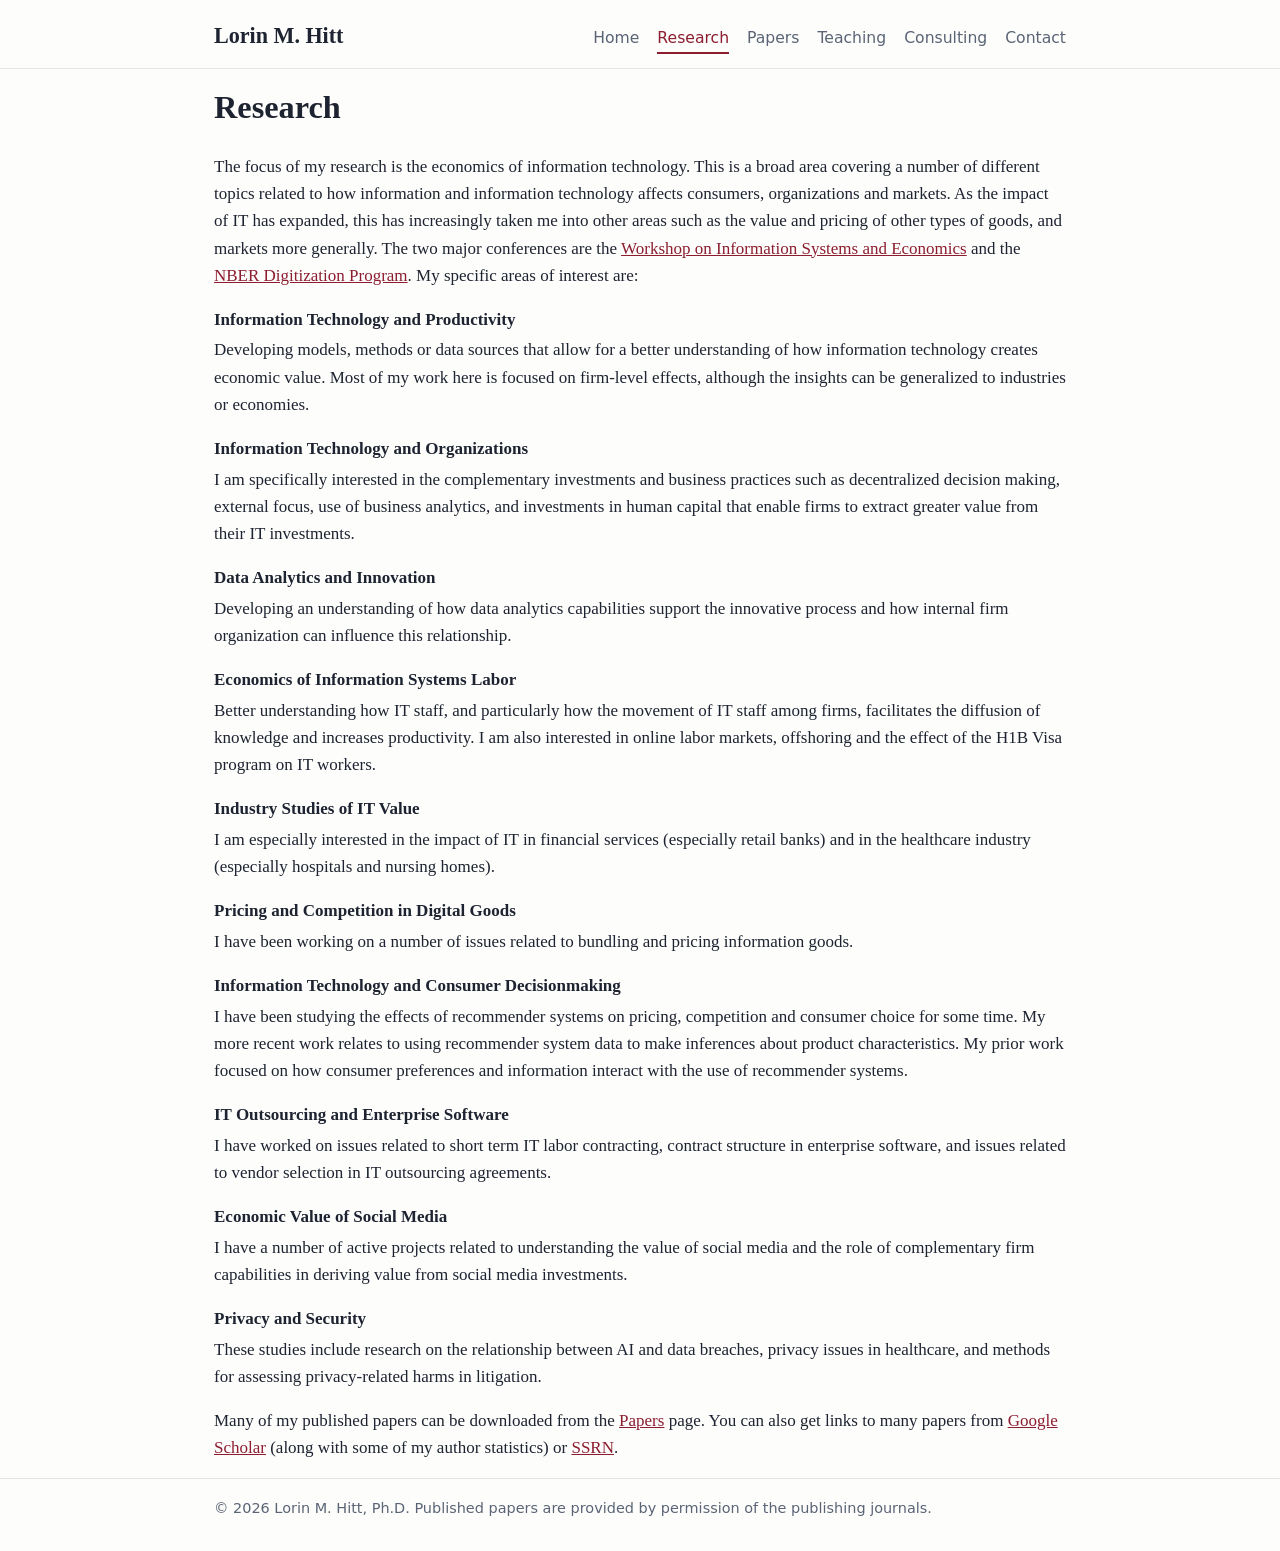
<file: research.html>
<!doctype html>
<html lang="en">
<head>
<meta charset="utf-8">
<meta name="viewport" content="width=device-width, initial-scale=1">
<title>Research | Lorin M. Hitt</title>
<meta name="description" content="Lorin M. Hitt, Wharton School, University of Pennsylvania: research on the economics of information technology.">
<link rel="stylesheet" href="style.css">
</head>
<body>
<header>
  <div class="wrap">
    <a class="brand" href="index.html">Lorin M. Hitt</a>
    <nav><a href="index.html">Home</a><a href="research.html" aria-current="page">Research</a><a href="papers.html">Papers</a><a href="teaching.html">Teaching</a><a href="consulting.html">Consulting</a><a href="contact.html">Contact</a></nav>
  </div>
</header>
<main class="wrap">
<h1>Research</h1>
<p>The focus of my research is the economics of information technology. This is a broad area covering a number of different topics related to how information and information technology affects consumers, organizations and markets. As the impact of IT has expanded, this has increasingly taken me into other areas such as the value and pricing of other types of goods, and markets more generally. The two major conferences are the <a href="http://www.wiseconf.org/">Workshop on Information Systems and Economics</a> and the <a href="http://conference.nber.org/confer/2014/SI2014/PRIT/PRITprg.html">NBER Digitization Program</a>. My specific areas of interest are:</p>
<dl>
<dt>Information Technology and Productivity</dt><dd>Developing models, methods or data sources that allow for a better understanding of how information technology creates economic value. Most of my work here is focused on firm-level effects, although the insights can be generalized to industries or economies.</dd>
<dt>Information Technology and Organizations</dt><dd>I am specifically interested in the complementary investments and business practices such as decentralized decision making, external focus, use of business analytics, and investments in human capital that enable firms to extract greater value from their IT investments.</dd>
<dt>Data Analytics and Innovation</dt><dd>Developing an understanding of how data analytics capabilities support the innovative process and how internal firm organization can influence this relationship.</dd>
<dt>Economics of Information Systems Labor</dt><dd>Better understanding how IT staff, and particularly how the movement of IT staff among firms, facilitates the diffusion of knowledge and increases productivity. I am also interested in online labor markets, offshoring and the effect of the H1B Visa program on IT workers.</dd>
<dt>Industry Studies of IT Value</dt><dd>I am especially interested in the impact of IT in financial services (especially retail banks) and in the healthcare industry (especially hospitals and nursing homes).</dd>
<dt>Pricing and Competition in Digital Goods</dt><dd>I have been working on a number of issues related to bundling and pricing information goods.</dd>
<dt>Information Technology and Consumer Decisionmaking</dt><dd>I have been studying the effects of recommender systems on pricing, competition and consumer choice for some time. My more recent work relates to using recommender system data to make inferences about product characteristics. My prior work focused on how consumer preferences and information interact with the use of recommender systems.</dd>
<dt>IT Outsourcing and Enterprise Software</dt><dd>I have worked on issues related to short term IT labor contracting, contract structure in enterprise software, and issues related to vendor selection in IT outsourcing agreements.</dd>
<dt>Economic Value of Social Media</dt><dd>I have a number of active projects related to understanding the value of social media and the role of complementary firm capabilities in deriving value from social media investments.</dd>
<dt>Privacy and Security</dt><dd>These studies include research on the relationship between AI and data breaches, privacy issues in healthcare, and methods for assessing privacy-related harms in litigation.</dd>
</dl>
<p>Many of my published papers can be downloaded from the <a href="papers.html">Papers</a> page. You can also get links to many papers from <a href="http://scholar.google.com/citations?user=GIZOqXoAAAAJ&amp;hl=en">Google Scholar</a> (along with some of my author statistics) or <a href="http://papers.ssrn.com/sol3/cf_dev/AbsByAuth.cfm?per_id=171534">SSRN</a>.</p>

</main>
<footer>
  <div class="wrap">&copy; 2026 Lorin M. Hitt, Ph.D. Published papers are provided by permission of the publishing journals.</div>
</footer>

</body>
</html>
</file>
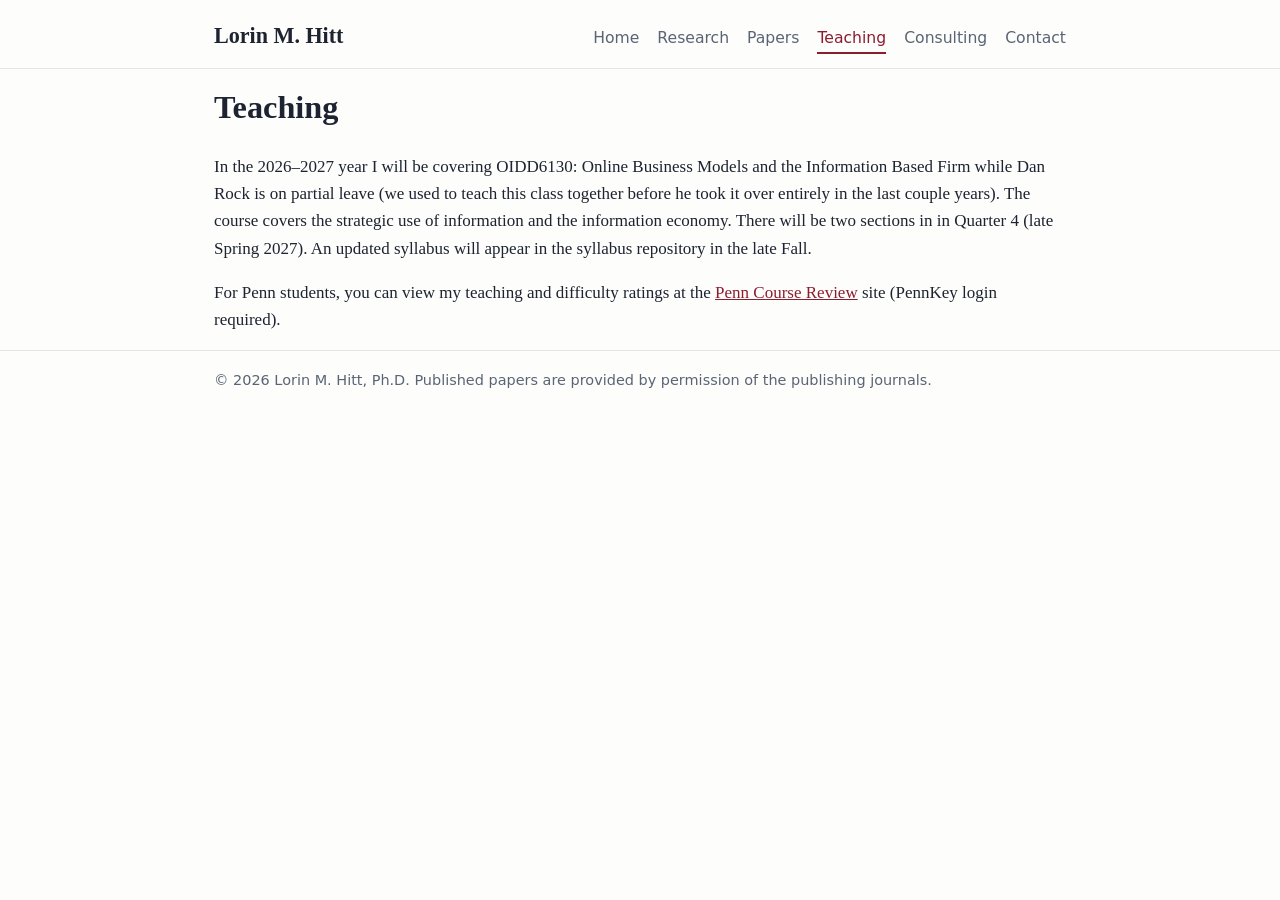
<file: teaching.html>
<!doctype html>
<html lang="en">
<head>
<meta charset="utf-8">
<meta name="viewport" content="width=device-width, initial-scale=1">
<title>Teaching | Lorin M. Hitt</title>
<meta name="description" content="Lorin M. Hitt, Wharton School, University of Pennsylvania: research on the economics of information technology.">
<link rel="stylesheet" href="style.css">
</head>
<body>
<header>
  <div class="wrap">
    <a class="brand" href="index.html">Lorin M. Hitt</a>
    <nav><a href="index.html">Home</a><a href="research.html">Research</a><a href="papers.html">Papers</a><a href="teaching.html" aria-current="page">Teaching</a><a href="consulting.html">Consulting</a><a href="contact.html">Contact</a></nav>
  </div>
</header>
<main class="wrap">
<h1>Teaching</h1>
<p>In the 2026&ndash;2027 year I will be covering OIDD6130: Online Business Models and the Information Based Firm while Dan Rock is on partial leave (we used to teach this class together before he took it over entirely in the last couple years).  The course covers the strategic use of information and the information economy.  There will be two sections in in Quarter 4 (late Spring 2027).  An updated syllabus will appear in the syllabus repository in the late Fall.</p>
<p>For Penn students, you can view my teaching and difficulty ratings at the <a href="https://penncoursereview.com/instructor/938-LORIN-M--HITT">Penn Course Review</a> site (PennKey login required).</p>

</main>
<footer>
  <div class="wrap">&copy; 2026 Lorin M. Hitt, Ph.D. Published papers are provided by permission of the publishing journals.</div>
</footer>

</body>
</html>
</file>
<file: style.css>
:root {
  --bg: #fdfdfc;
  --fg: #1d2330;
  --muted: #5a6475;
  --accent: #8c1d2f;
  --rule: #e2e4e8;
  --card: #f5f5f3;
}
@media (prefers-color-scheme: dark) {
  :root {
    --bg: #14171d;
    --fg: #e6e8ec;
    --muted: #9aa3b2;
    --accent: #e08a97;
    --rule: #2a2f39;
    --card: #1b1f27;
  }
}
* { box-sizing: border-box; }
html { font-size: 17px; }
body {
  margin: 0;
  background: var(--bg);
  color: var(--fg);
  font-family: Georgia, "Iowan Old Style", "Times New Roman", serif;
  line-height: 1.6;
}
.wrap { max-width: 52rem; margin: 0 auto; padding: 0 16px; }
header { border-bottom: 1px solid var(--rule); }
header .wrap { display: flex; flex-wrap: wrap; align-items: baseline; justify-content: space-between; gap: 8px 24px; padding-top: 18px; padding-bottom: 14px; }
.brand { font-size: 1.3rem; font-weight: bold; color: var(--fg); text-decoration: none; }
nav { display: flex; flex-wrap: wrap; gap: 4px 18px; font-family: system-ui, sans-serif; font-size: .92rem; }
nav a { color: var(--muted); text-decoration: none; padding: 2px 0; border-bottom: 2px solid transparent; }
nav a:hover, nav a[aria-current] { color: var(--accent); border-bottom-color: var(--accent); }
main { padding-top: 24px; padding-bottom: 40px; }
h1 { font-size: 1.9rem; margin: .4em 0 .6em; }
h2 { font-size: 1.35rem; margin: 1.8em 0 .5em; border-bottom: 1px solid var(--rule); padding-bottom: .2em; }
a { color: var(--accent); }
dt { font-weight: bold; margin-top: 1em; }
dd { margin: .2em 0 0 0; }
.hero { display: flex; gap: 28px; align-items: flex-start; flex-wrap: wrap; }
.hero > div { flex: 1 1 22rem; }
.portrait { width: 220px; max-width: 100%; height: auto; border-radius: 6px; }
.lead { font-size: 1.15rem; margin-top: 0; }
.note { color: var(--muted); font-size: .92rem; border-left: 3px solid var(--rule); padding-left: 12px; }
.filter { font-family: system-ui, sans-serif; font-size: .92rem; }
.filter select { font: inherit; padding: 4px 8px; background: var(--bg); color: var(--fg); border: 1px solid var(--rule); border-radius: 4px; }
.paper { margin: 0 0 1.4em; }
.paper[hidden], .year-group[hidden] { display: none; }
.paper h3 { font-size: 1.05rem; margin: 0 0 .15em; }
.paper p { margin: .1em 0; }
.authors { color: var(--muted); }
.cite { font-style: italic; }
.links { font-family: system-ui, sans-serif; font-size: .88rem; }
.links a { margin-right: 12px; }
.btn { background: var(--accent); color: var(--bg); padding: 1px 9px; border-radius: 3px; text-decoration: none; }
details { margin-top: .3em; font-size: .93rem; }
summary { cursor: pointer; color: var(--muted); font-family: system-ui, sans-serif; font-size: .85rem; }
details p { background: var(--card); padding: 10px 14px; border-radius: 4px; margin-top: .4em; }
footer { border-top: 1px solid var(--rule); color: var(--muted); font-size: .85rem; padding: 18px 0 30px; font-family: system-ui, sans-serif; }
.filter input { font: inherit; padding: 4px 8px; background: var(--bg); color: var(--fg); border: 1px solid var(--rule); border-radius: 4px; width: min(16rem, 100%); margin-right: 8px; }
.filter { display: flex; flex-wrap: wrap; align-items: center; gap: 6px 10px; }
.count { color: var(--muted); }
.year { color: var(--muted); font-style: normal; }
.award { margin: .1em 0; font-size: .88rem; color: var(--accent); font-family: system-ui, sans-serif; }
</file>
